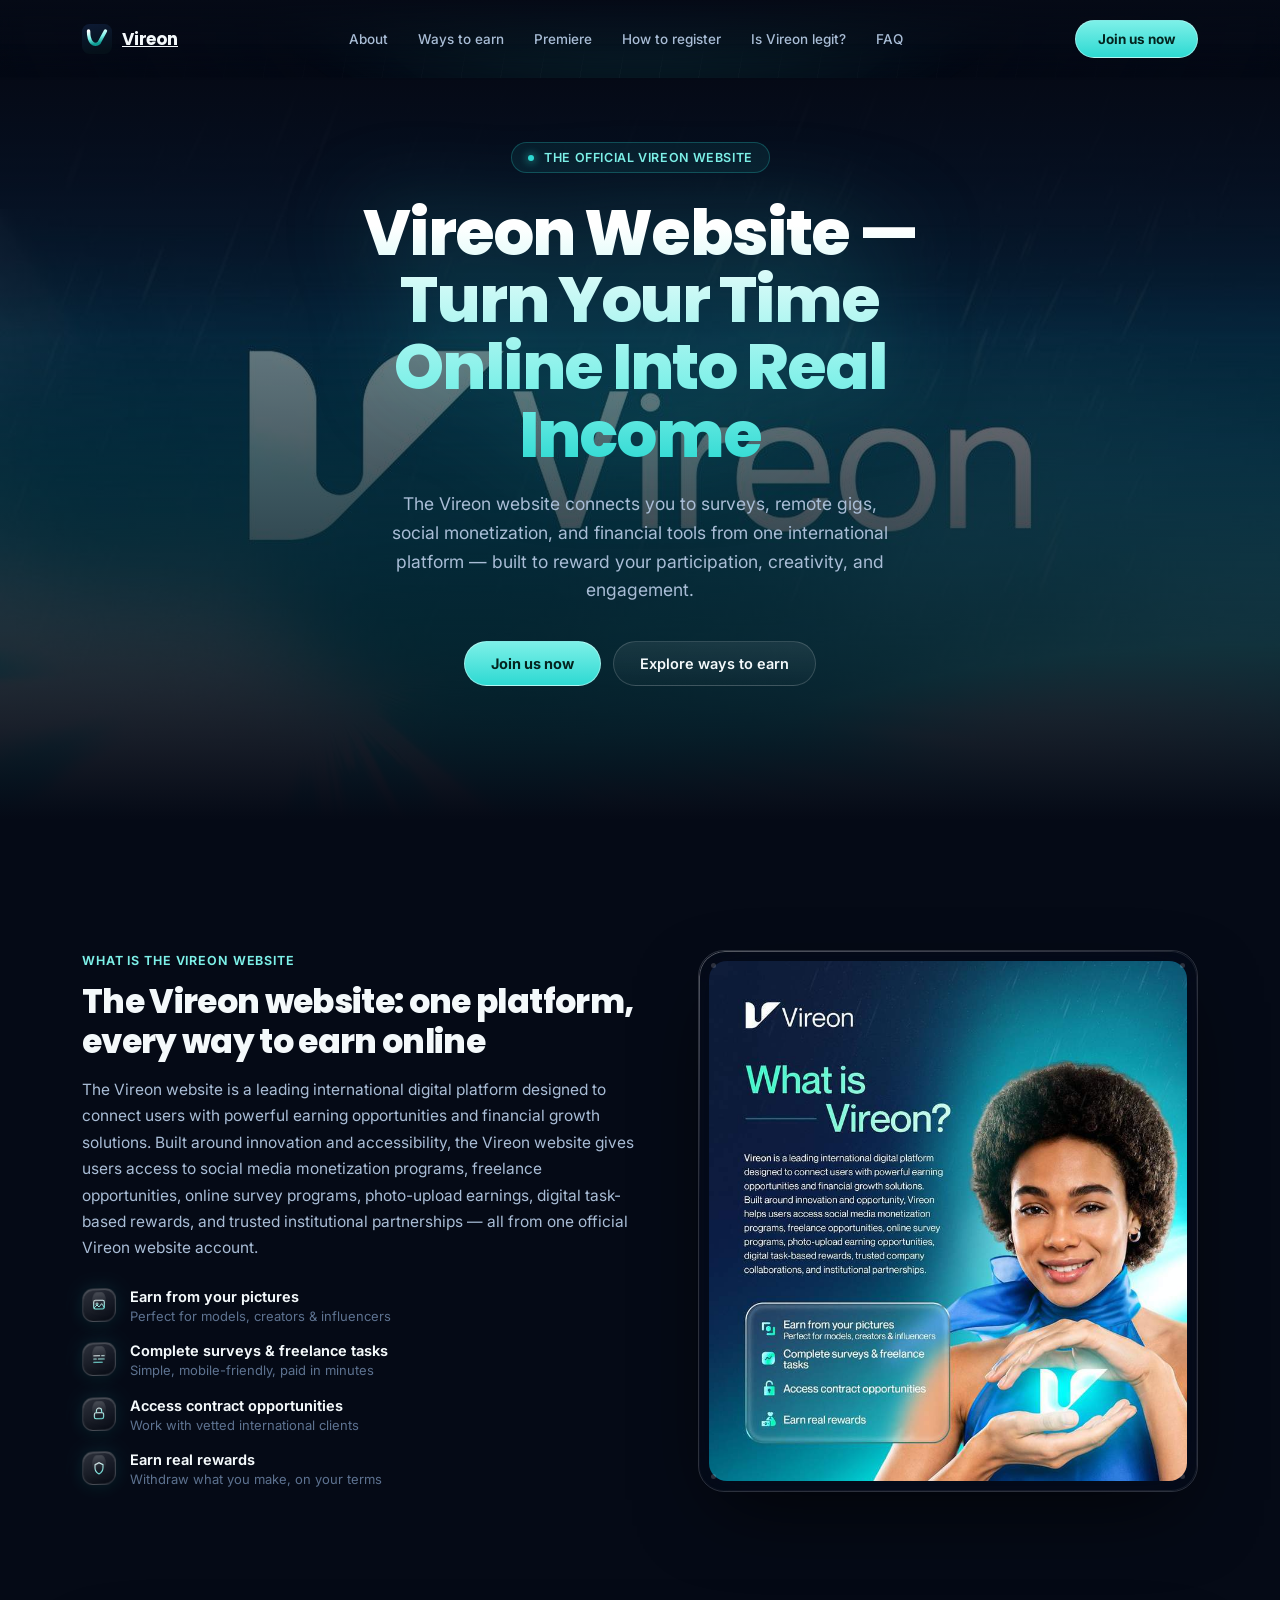
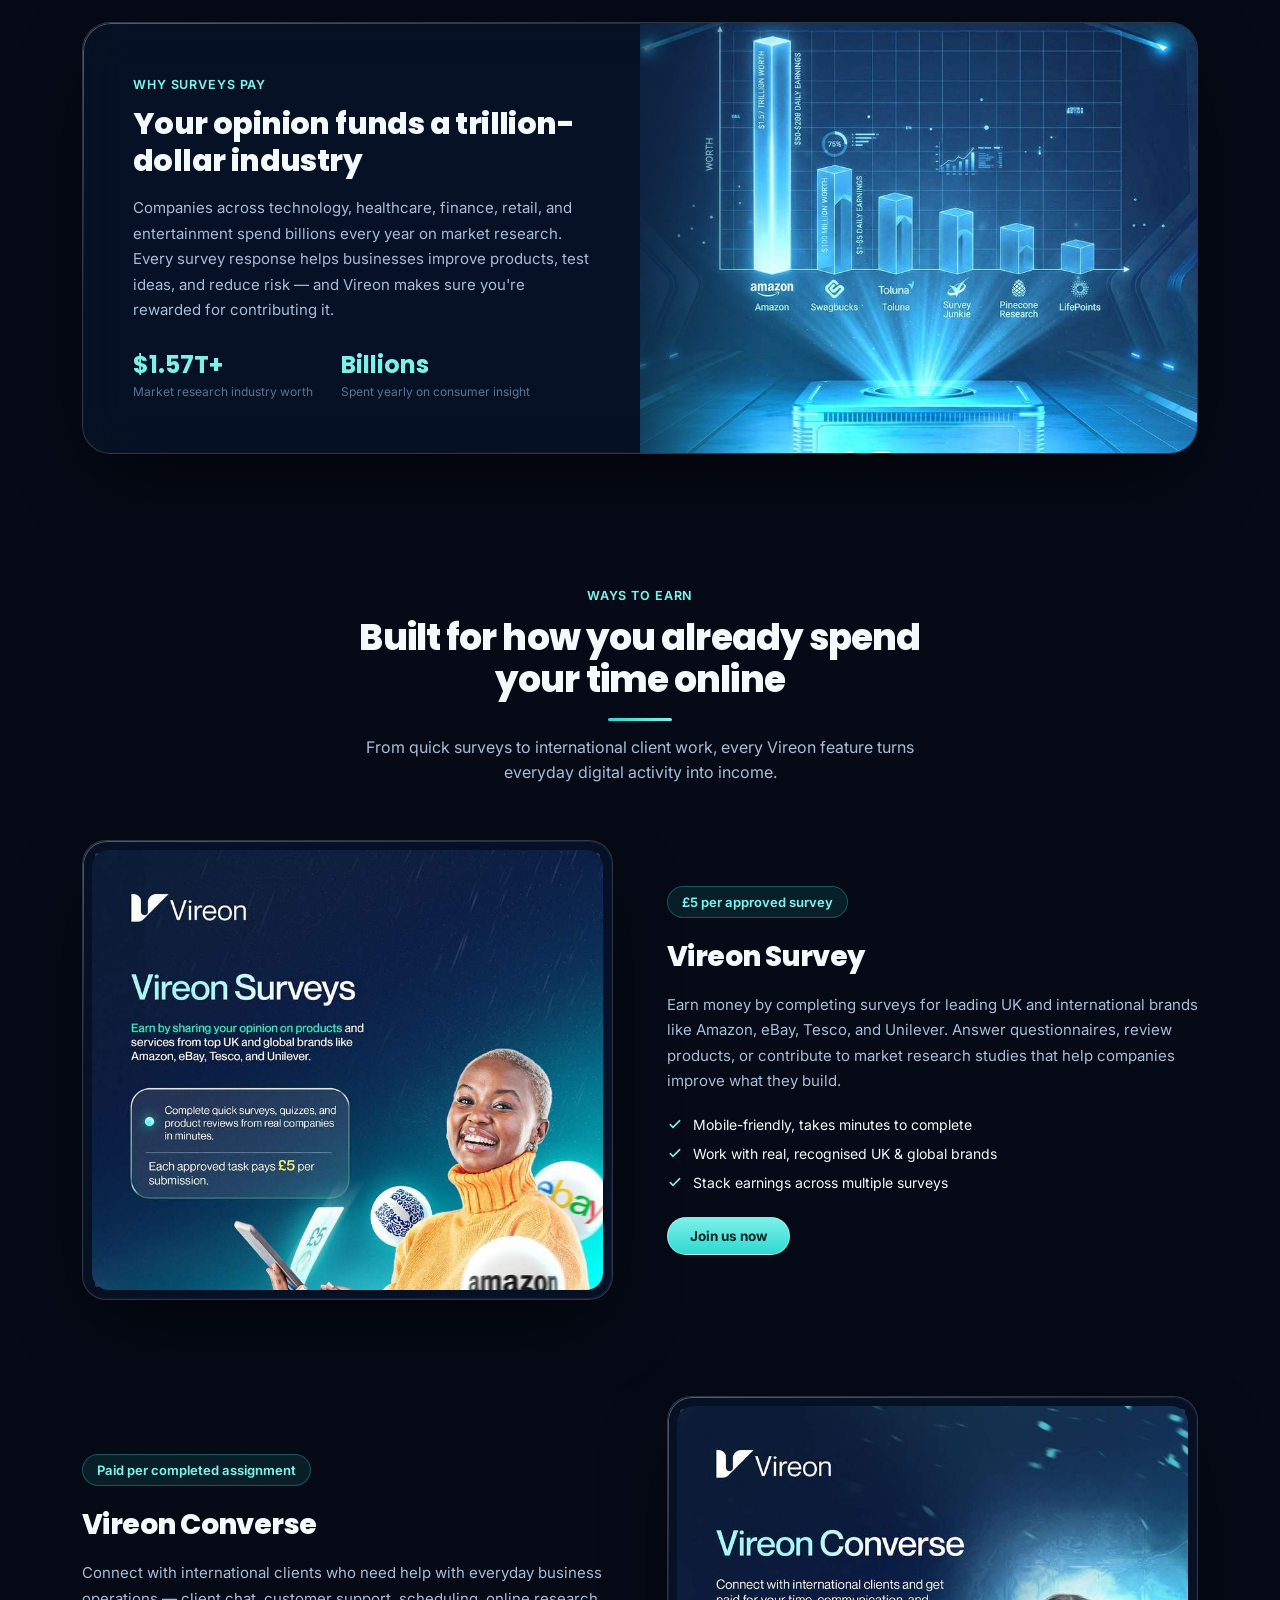
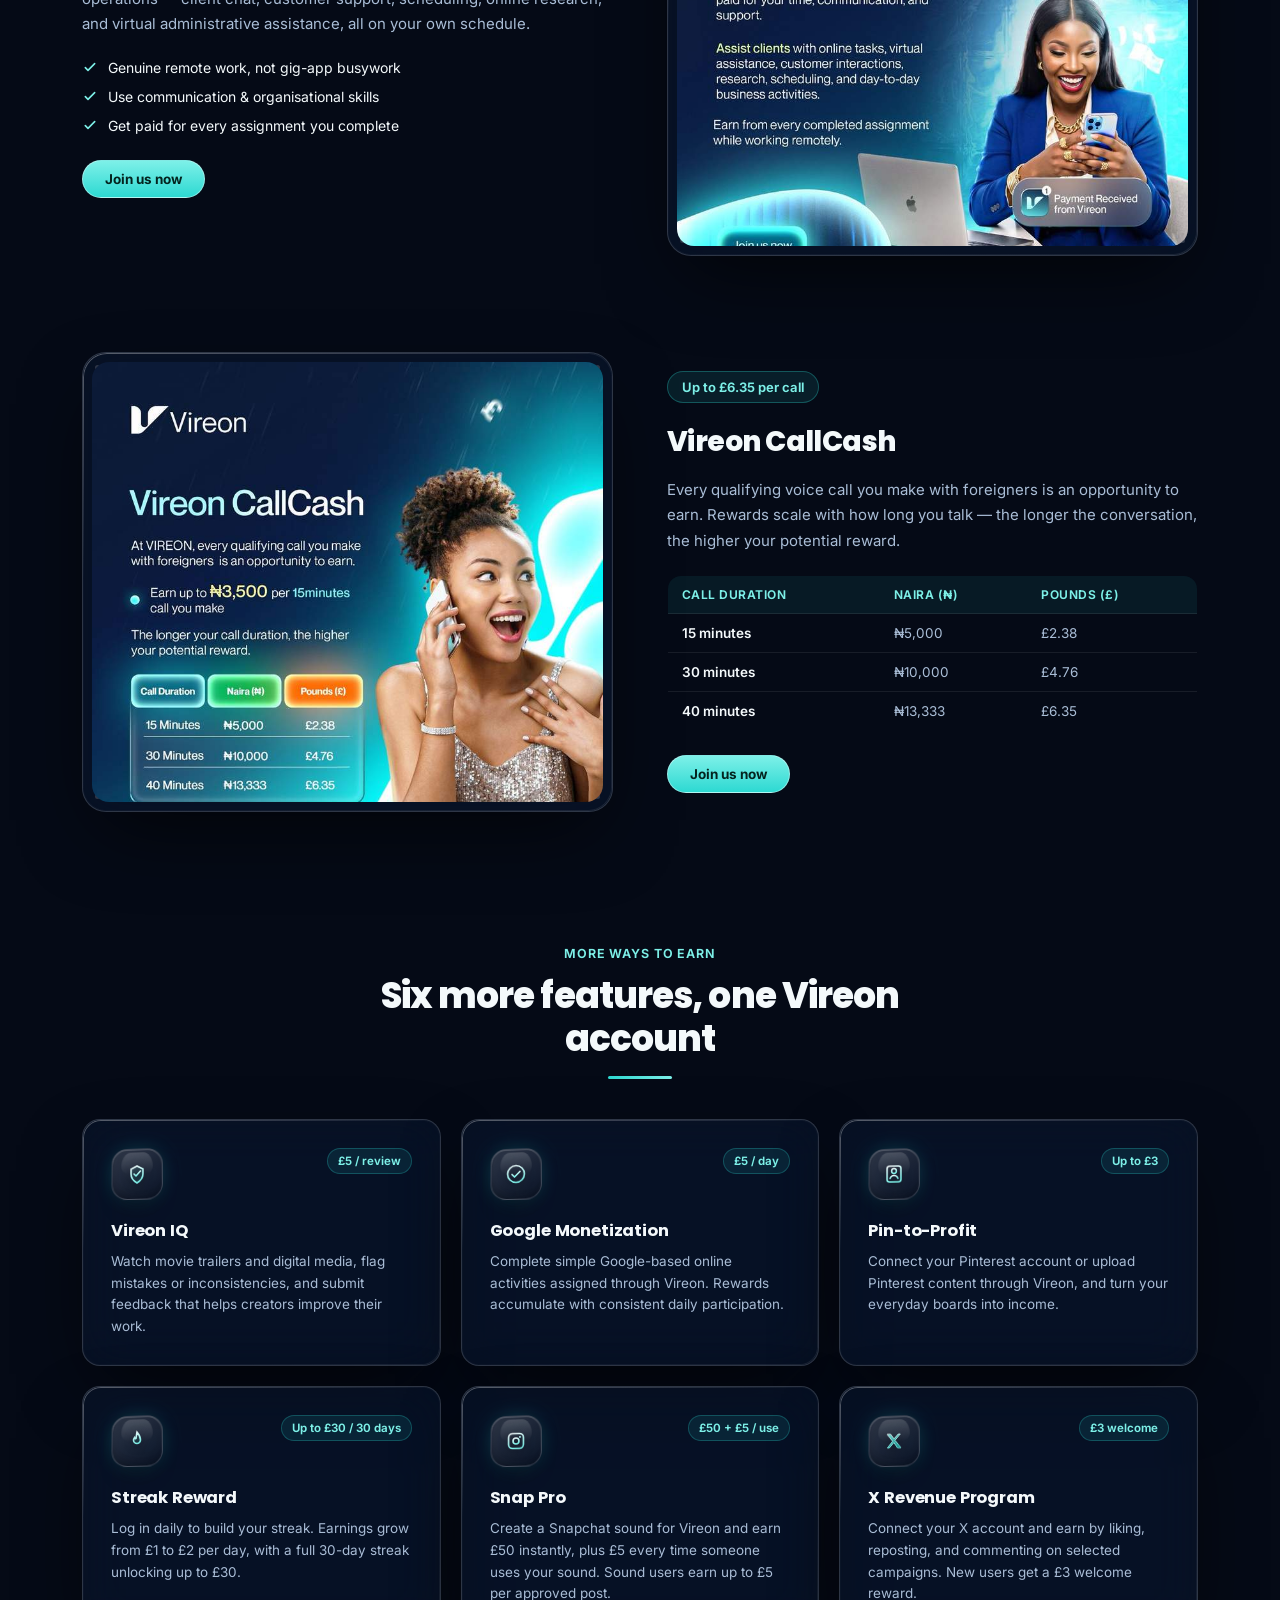
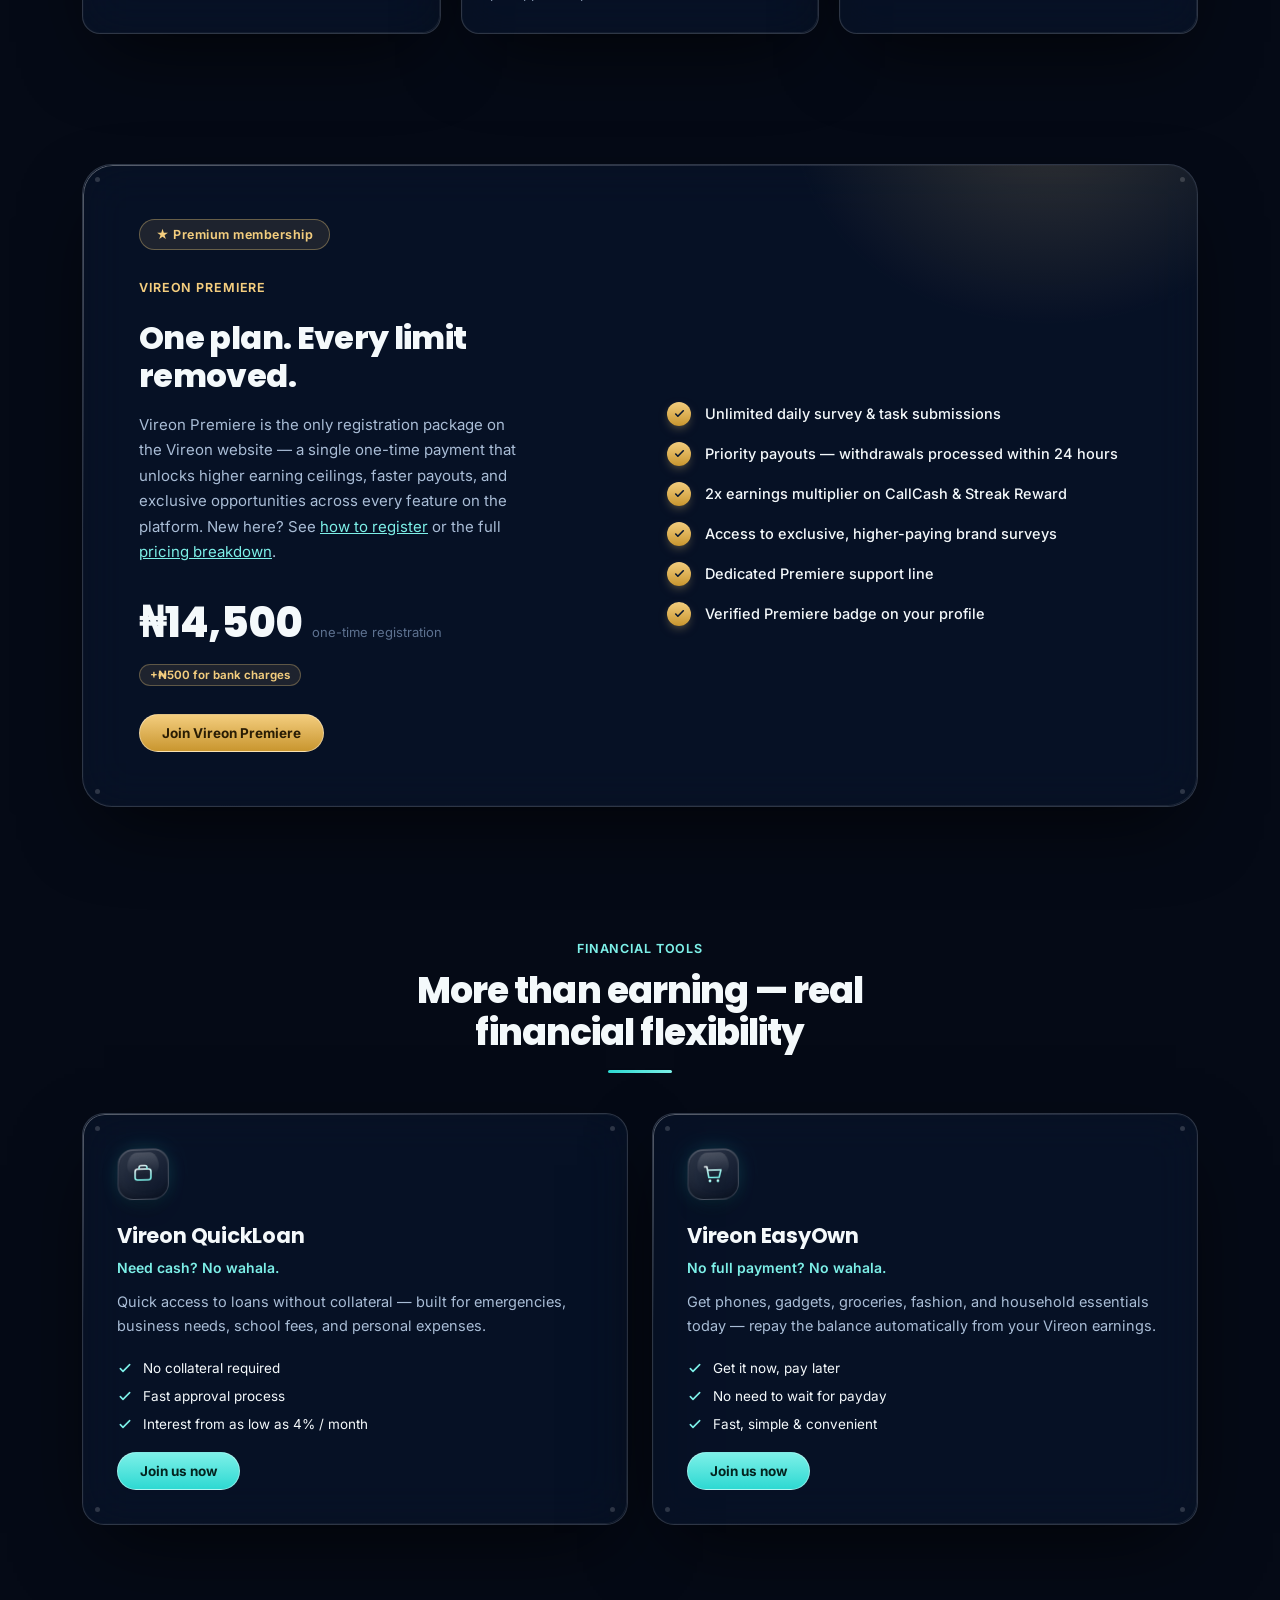
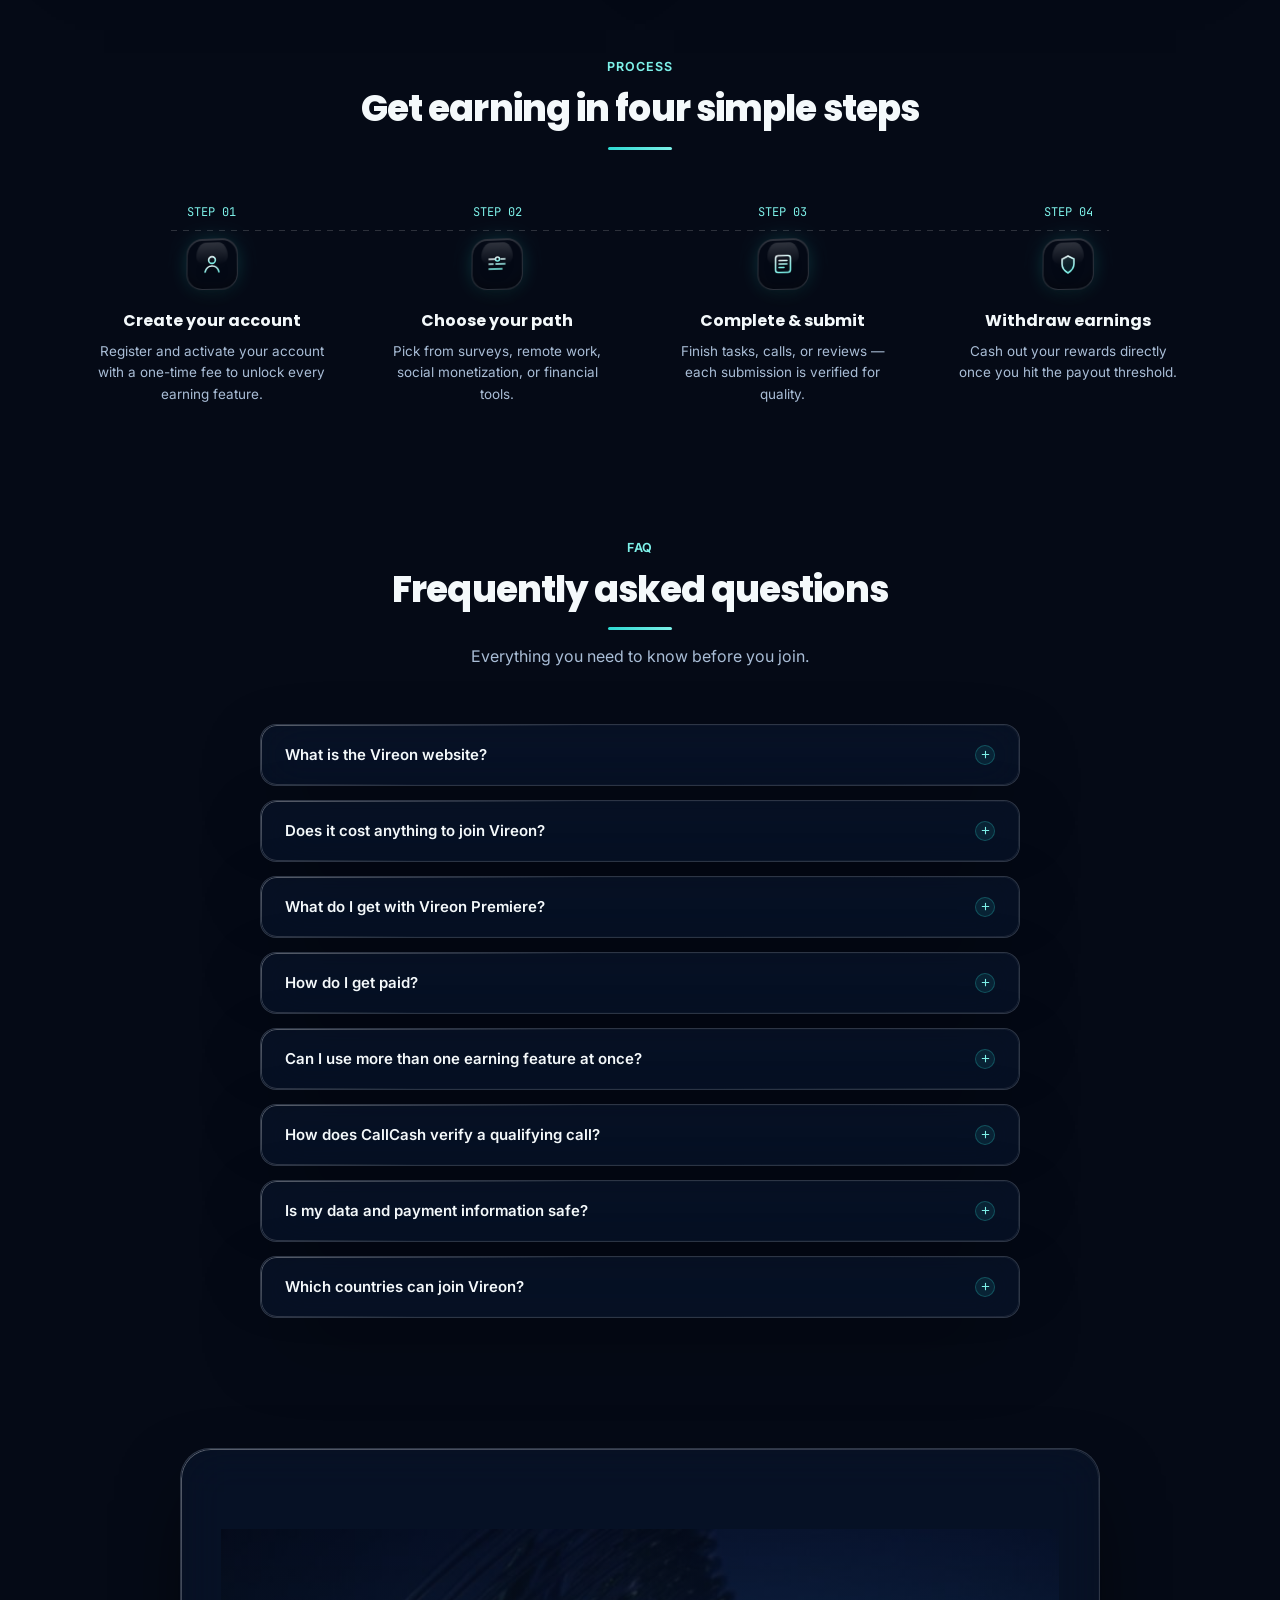
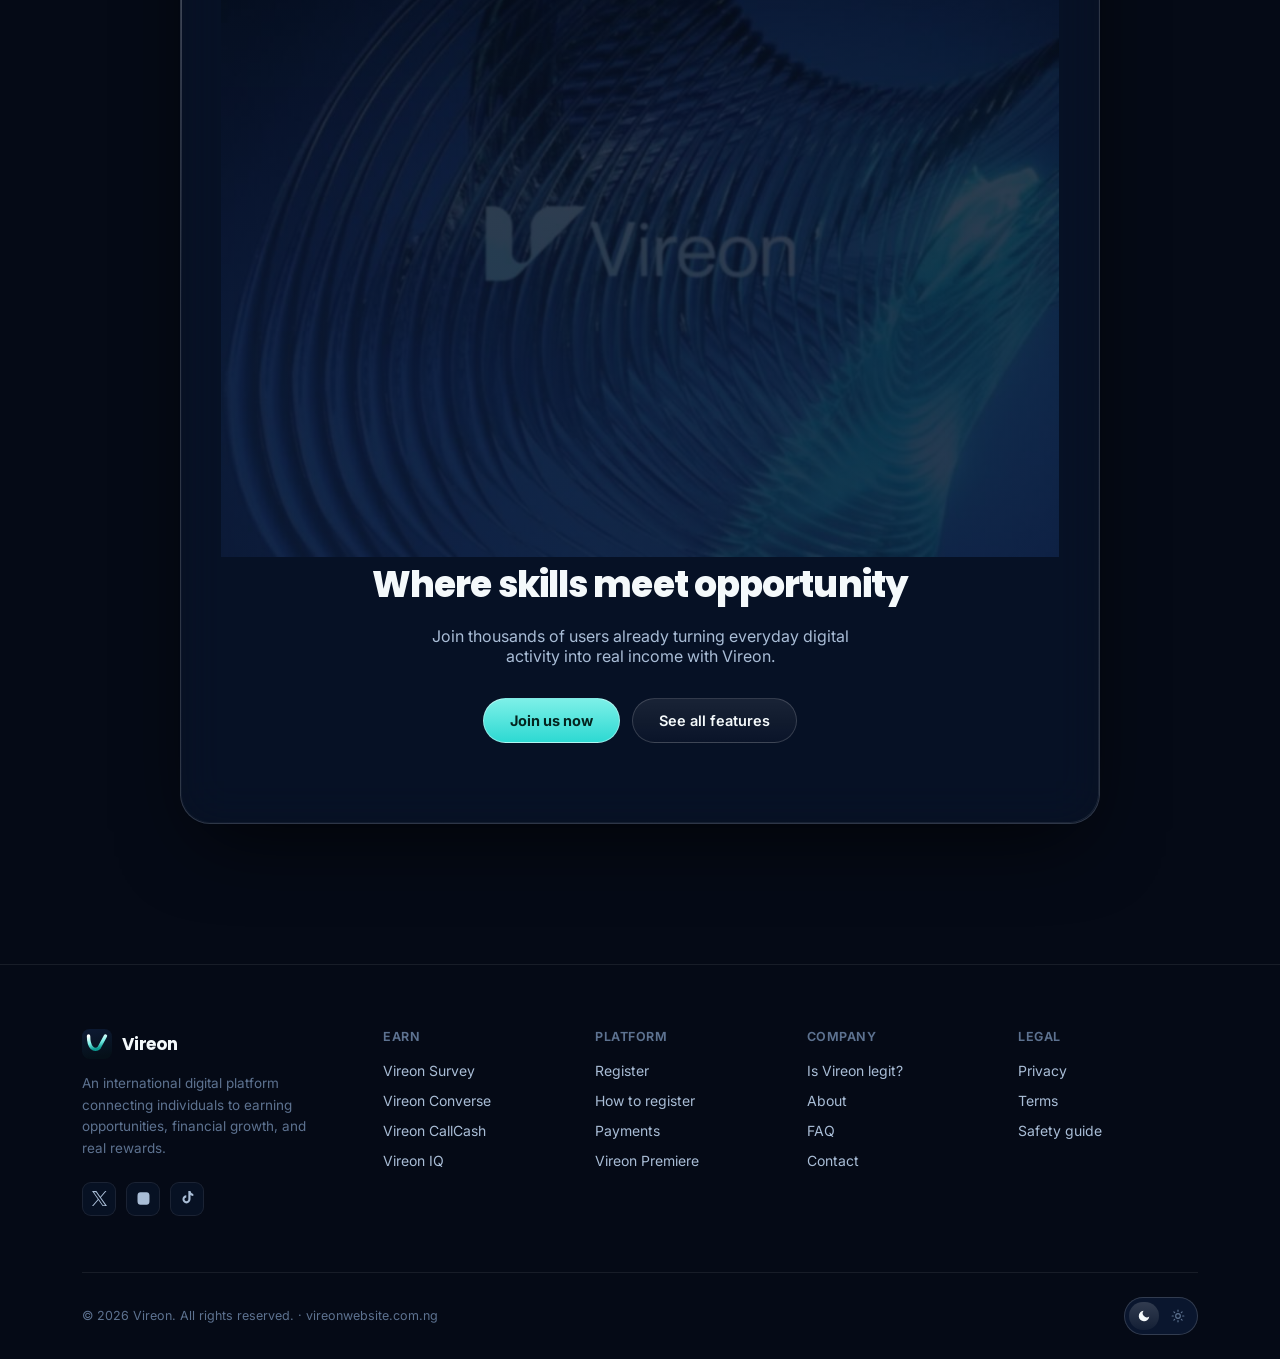
<file: index.html>
<!DOCTYPE html>
<html lang="en">
<head>
<!-- Meta Pixel Code -->
<script>
!function(f,b,e,v,n,t,s)
{if(f.fbq)return;n=f.fbq=function(){n.callMethod?
n.callMethod.apply(n,arguments):n.queue.push(arguments)};
if(!f._fbq)f._fbq=n;n.push=n;n.loaded=!0;n.version='2.0';
n.queue=[];t=b.createElement(e);t.async=!0;
t.src=v;s=b.getElementsByTagName(e)[0];
s.parentNode.insertBefore(t,s)}(window, document,'script',
'https://connect.facebook.net/en_US/fbevents.js');
fbq('init', '27363594759976406');
fbq('track', 'PageView');
</script>
<noscript><img height="1" width="1" style="display:none"
src="https://www.facebook.com/tr?id=27363594759976406&ev=PageView&noscript=1"
/></noscript>
<!-- End Meta Pixel Code -->

<meta charset="UTF-8" />
<meta name="viewport" content="width=device-width, initial-scale=1, viewport-fit=cover" />
<meta name="format-detection" content="telephone=no" />

<meta name="robots" content="index,follow,max-snippet:-1,max-image-preview:large,max-video-preview:-1" />
<meta name="googlebot" content="index,follow,max-snippet:-1,max-image-preview:large,max-video-preview:-1" />
<link rel="canonical" href="https://vireonwebsite.com.ng/" />

<meta name="theme-color" content="#050a16" />

<title>Vireon Website — Official Site to Register & Earn from Surveys, Gigs and More</title>
<meta name="title" content="Vireon Website — Official Site to Register & Earn from Surveys, Gigs and More" />
<meta name="description" content="The Vireon website is the official international earning platform. Register to access Vireon Survey, Converse, CallCash, IQ and more, plus financial tools like QuickLoan and EasyOwn. Join Vireon Premiere for unlimited earning." />
<meta name="keywords" content="Vireon website, Vireon, official Vireon website, Vireon platform, Vireon registration, Vireon login, Vireon Survey, Vireon Converse, Vireon CallCash, Vireon IQ, Vireon Premiere, Vireon QuickLoan, Vireon EasyOwn, earn online Nigeria, earn in pounds Nigeria" />
<meta name="author" content="Vireon" />

<link rel="manifest" href="/manifest.webmanifest" />
<meta name="application-name" content="Vireon" />
<meta name="apple-mobile-web-app-title" content="Vireon" />
<meta name="apple-mobile-web-app-capable" content="yes" />
<meta name="apple-mobile-web-app-status-bar-style" content="black-translucent" />
<meta name="mobile-web-app-capable" content="yes" />

<link rel="icon" href="/assets/logo.svg" type="image/svg+xml" />
<link rel="shortcut icon" href="/assets/icons/favicon.ico" />
<link rel="icon" href="/assets/icons/favicon.ico" sizes="any" />
<link rel="icon" type="image/png" sizes="32x32" href="/assets/icons/favicon-32x32.png" />
<link rel="icon" type="image/png" sizes="16x16" href="/assets/icons/favicon-16x16.png" />
<link rel="apple-touch-icon" sizes="180x180" href="/assets/icons/apple-touch-icon.png" />
<link rel="mask-icon" href="/assets/icons/safari-pinned-tab.svg" color="#2dd9d2" />
<meta name="msapplication-config" content="/browserconfig.xml" />
<meta name="msapplication-TileColor" content="#050a16" />

<meta property="og:locale" content="en_NG" />
<meta property="og:type" content="website" />
<meta property="og:site_name" content="Vireon" />
<meta property="og:url" content="https://vireonwebsite.com.ng/" />
<meta property="og:title" content="Vireon Website — Official Site to Register & Earn from Surveys, Gigs and More" />
<meta property="og:description" content="The Vireon website is the official international earning platform. Register to access Vireon Survey, Converse, CallCash, IQ and more, plus financial tools like QuickLoan and EasyOwn. Join Vireon Premiere for unlimited earning." />
<meta property="og:image" content="https://vireonwebsite.com.ng/assets/images/og-image.jpg" />
<meta property="og:image:secure_url" content="https://vireonwebsite.com.ng/assets/images/og-image.jpg" />
<meta property="og:image:width" content="1200" />
<meta property="og:image:height" content="630" />
<meta property="og:image:alt" content="Vireon — where skills meet opportunity" />

<meta name="twitter:card" content="summary_large_image" />
<meta name="twitter:url" content="https://vireonwebsite.com.ng/" />
<meta name="twitter:title" content="Vireon Website — Official Site to Register & Earn from Surveys, Gigs and More" />
<meta name="twitter:description" content="The Vireon website is the official international earning platform. Register to access Vireon Survey, Converse, CallCash, IQ and more, plus financial tools like QuickLoan and EasyOwn. Join Vireon Premiere for unlimited earning." />
<meta name="twitter:image" content="https://vireonwebsite.com.ng/assets/images/og-image.jpg" />
<meta name="twitter:image:alt" content="Vireon — where skills meet opportunity" />

<link rel="alternate" href="https://vireonwebsite.com.ng/" hreflang="en-NG" />
<link rel="alternate" href="https://vireonwebsite.com.ng/" hreflang="en" />
<link rel="alternate" href="https://vireonwebsite.com.ng/" hreflang="x-default" />
<meta name="geo.region" content="NG" />
<meta name="geo.placename" content="Nigeria" />

<link rel="preload" as="image" href="/assets/images/hero_bg.jpg" fetchpriority="high" />
<link rel="preconnect" href="https://fonts.googleapis.com" />
<link rel="preconnect" href="https://fonts.gstatic.com" crossorigin />
<link href="https://fonts.googleapis.com/css2?family=Poppins:wght@500;600;700;800&family=Inter:wght@400;500;600;700&family=JetBrains+Mono:wght@500&display=swap" rel="stylesheet">
<link rel="stylesheet" href="/assets/css/vireon-premium.css?v=20260706e" />
<noscript><style>.reveal,.reveal-left,.reveal-right{opacity:1 !important;transform:none !important;}.img-reveal{animation:none !important;background:none !important;}.img-reveal img{opacity:1 !important;transform:none !important;filter:none !important;}</style></noscript>

<script type="application/ld+json">
{
  "@context": "https://schema.org",
  "@graph": [
    {
      "@type": "Organization",
      "@id": "https://vireonwebsite.com.ng/#organization",
      "name": "Vireon",
      "url": "https://vireonwebsite.com.ng/",
      "logo": {
        "@type": "ImageObject",
        "url": "https://vireonwebsite.com.ng/assets/images/vireon-logo-full.jpg",
        "width": 800,
        "height": 240
      },
      "image": "https://vireonwebsite.com.ng/assets/images/og-image.jpg",
      "description": "Vireon is an international digital platform connecting individuals with multiple online earning opportunities, including surveys, remote work, social monetization, and financial tools.",
      "email": "support@vireonwebsite.com.ng",
      "sameAs": []
    },
    {
      "@type": "WebSite",
      "@id": "https://vireonwebsite.com.ng/#website",
      "name": "Vireon Website",
      "alternateName": ["Vireon", "Vireon Platform", "Official Vireon Website"],
      "url": "https://vireonwebsite.com.ng/",
      "description": "The Vireon website connects you to surveys, remote gigs, social monetization, and financial tools from one international earning platform.",
      "publisher": {
        "@id": "https://vireonwebsite.com.ng/#organization"
      },
      "inLanguage": "en",
      "potentialAction": {
        "@type": "SearchAction",
        "target": "https://vireonwebsite.com.ng/?s={search_term_string}",
        "query-input": "required name=search_term_string"
      }
    },
    {
      "@type": "WebPage",
      "@id": "https://vireonwebsite.com.ng/#webpage",
      "name": "Vireon Website — Official Site to Register & Earn from Surveys, Gigs and More",
      "url": "https://vireonwebsite.com.ng/",
      "isPartOf": {
        "@id": "https://vireonwebsite.com.ng/#website"
      },
      "about": {
        "@id": "https://vireonwebsite.com.ng/#organization"
      },
      "primaryImageOfPage": {
        "@type": "ImageObject",
        "url": "https://vireonwebsite.com.ng/assets/images/og-image.jpg"
      },
      "inLanguage": "en",
      "datePublished": "2026-06-01",
      "dateModified": "2026-07-01",
      "description": "The Vireon website is the official international earning platform. Register to access Vireon Survey, Converse, CallCash, IQ and more, plus financial tools like QuickLoan and EasyOwn. Join Vireon Premiere for unlimited earning."
    },
    {
      "@type": "BreadcrumbList",
      "@id": "https://vireonwebsite.com.ng/#breadcrumbs",
      "itemListElement": [
        {
          "@type": "ListItem",
          "position": 1,
          "name": "Home",
          "item": "https://vireonwebsite.com.ng/"
        }
      ]
    },
    {
      "@type": "SiteNavigationElement",
      "@id": "https://vireonwebsite.com.ng/#sitenav",
      "name": [
        "About",
        "Ways to earn",
        "Premiere",
        "How to register",
        "Is Vireon legit?",
        "FAQ"
      ],
      "url": [
        "https://vireonwebsite.com.ng/#about",
        "https://vireonwebsite.com.ng/#earn",
        "https://vireonwebsite.com.ng/#premiere",
        "https://vireonwebsite.com.ng/how-to-register.html",
        "https://vireonwebsite.com.ng/vireon-platform.html",
        "https://vireonwebsite.com.ng/#faq"
      ]
    },
    {
      "@type": "WebApplication",
      "@id": "https://vireonwebsite.com.ng/#app",
      "name": "Vireon",
      "applicationCategory": "BusinessApplication",
      "operatingSystem": "Web",
      "browserRequirements": "Requires JavaScript. Installable as a Progressive Web App.",
      "url": "https://vireonwebsite.com.ng/",
      "image": "https://vireonwebsite.com.ng/assets/images/vireon-logo-full.jpg",
      "publisher": {
        "@id": "https://vireonwebsite.com.ng/#organization"
      },
      "description": "Vireon connects you to surveys, remote gigs, social monetization, and financial tools from one international earning platform.",
      "offers": {
        "@type": "Offer",
        "name": "Vireon Premiere",
        "priceCurrency": "NGN",
        "price": 14500,
        "description": "One-time Vireon Premiere registration, unlocking every earning feature with no limits."
      }
    },
    {
      "@type": "Service",
      "@id": "https://vireonwebsite.com.ng/#service",
      "name": "Vireon Digital Earning Platform",
      "provider": {
        "@id": "https://vireonwebsite.com.ng/#organization"
      },
      "serviceType": "Online surveys, remote work, social media monetization, financial tools",
      "areaServed": {
        "@type": "Place",
        "name": "International"
      },
      "url": "https://vireonwebsite.com.ng/",
      "description": "Vireon transforms everyday online activity into real income, with financial tools like QuickLoan and EasyOwn."
    },
    {
      "@type": "FAQPage",
      "@id": "https://vireonwebsite.com.ng/#faq",
      "mainEntity": [
        {
          "@type": "Question",
          "name": "What is the Vireon website?",
          "acceptedAnswer": {
            "@type": "Answer",
            "text": "The Vireon website (vireonwebsite.com.ng) is the official home of Vireon — an international platform where you register once for Vireon Premiere and unlock every earning feature: Survey, Converse, CallCash, IQ, and more, plus financial tools like QuickLoan and EasyOwn. Read our platform safety guide if you're unsure you're on the official site."
          }
        },
        {
          "@type": "Question",
          "name": "Does it cost anything to join Vireon?",
          "acceptedAnswer": {
            "@type": "Answer",
            "text": "Yes. There's one package — Vireon Premiere — priced at a one-time ₦14,500. That single registration unlocks every earning feature on the platform, with no separate tiers or recurring charges. See the Payments page for the full checkout breakdown."
          }
        },
        {
          "@type": "Question",
          "name": "What do I get with Vireon Premiere?",
          "acceptedAnswer": {
            "@type": "Answer",
            "text": "Vireon Premiere is a one-time ₦14,500 registration that unlocks unlimited daily task submissions, 24-hour priority withdrawals, and bonus multipliers across CallCash and Streak Reward. See the Vireon Premiere page for the full benefits list, or the registration guide to get started."
          }
        },
        {
          "@type": "Question",
          "name": "How do I get paid?",
          "acceptedAnswer": {
            "@type": "Answer",
            "text": "Every approved task, review, call, or activity adds to your Vireon balance in real time. Once you reach the withdrawal threshold for a feature, you can request a payout from your dashboard."
          }
        },
        {
          "@type": "Question",
          "name": "Can I use more than one earning feature at once?",
          "acceptedAnswer": {
            "@type": "Answer",
            "text": "Yes. Most users combine several features — for example, Surveys and Streak Reward together — to maximise their weekly earnings from a single account."
          }
        },
        {
          "@type": "Question",
          "name": "How does CallCash verify a qualifying call?",
          "acceptedAnswer": {
            "@type": "Answer",
            "text": "CallCash tracks call duration through the connected feature in-app, and rewards are calculated automatically once a call meets the minimum qualifying length."
          }
        },
        {
          "@type": "Question",
          "name": "Is my data and payment information safe?",
          "acceptedAnswer": {
            "@type": "Answer",
            "text": "Vireon never shares your personal data with third parties without consent, and all payment information is handled through secure, encrypted channels."
          }
        },
        {
          "@type": "Question",
          "name": "Which countries can join Vireon?",
          "acceptedAnswer": {
            "@type": "Answer",
            "text": "Vireon is built as an international platform. Some features, like UK-brand surveys, are tailored to specific regions, while others such as Converse and Streak Reward are open globally."
          }
        }
      ]
    },
    {
      "@type": "ImageObject",
      "@id": "https://vireonwebsite.com.ng/assets/images/hero_bg.jpg#image",
      "contentUrl": "https://vireonwebsite.com.ng/assets/images/hero_bg.jpg",
      "url": "https://vireonwebsite.com.ng/assets/images/hero_bg.jpg",
      "name": "Vireon hero background",
      "description": "Abstract liquid glass background used on the Vireon homepage hero section",
      "width": 1400,
      "height": 1050,
      "creditText": "Vireon",
      "creator": {
        "@id": "https://vireonwebsite.com.ng/#organization"
      },
      "copyrightNotice": "© Vireon"
    },
    {
      "@type": "ImageObject",
      "@id": "https://vireonwebsite.com.ng/assets/images/about.jpg#image",
      "contentUrl": "https://vireonwebsite.com.ng/assets/images/about.jpg",
      "url": "https://vireonwebsite.com.ng/assets/images/about.jpg",
      "name": "What is Vireon",
      "description": "Vireon user holding the glowing Vireon V logo",
      "width": 800,
      "height": 960,
      "creditText": "Vireon",
      "creator": {
        "@id": "https://vireonwebsite.com.ng/#organization"
      },
      "copyrightNotice": "© Vireon"
    },
    {
      "@type": "ImageObject",
      "@id": "https://vireonwebsite.com.ng/assets/images/feat_survey.jpg#image",
      "contentUrl": "https://vireonwebsite.com.ng/assets/images/feat_survey.jpg",
      "url": "https://vireonwebsite.com.ng/assets/images/feat_survey.jpg",
      "name": "Vireon Survey",
      "description": "User completing a Vireon Survey and earning £5 per submission",
      "width": 900,
      "height": 1029,
      "creditText": "Vireon",
      "creator": {
        "@id": "https://vireonwebsite.com.ng/#organization"
      },
      "copyrightNotice": "© Vireon"
    },
    {
      "@type": "ImageObject",
      "@id": "https://vireonwebsite.com.ng/assets/images/feat_converse.jpg#image",
      "contentUrl": "https://vireonwebsite.com.ng/assets/images/feat_converse.jpg",
      "url": "https://vireonwebsite.com.ng/assets/images/feat_converse.jpg",
      "name": "Vireon Converse",
      "description": "User assisting international clients through Vireon Converse",
      "width": 900,
      "height": 1029,
      "creditText": "Vireon",
      "creator": {
        "@id": "https://vireonwebsite.com.ng/#organization"
      },
      "copyrightNotice": "© Vireon"
    },
    {
      "@type": "ImageObject",
      "@id": "https://vireonwebsite.com.ng/assets/images/feat_callcash.jpg#image",
      "contentUrl": "https://vireonwebsite.com.ng/assets/images/feat_callcash.jpg",
      "url": "https://vireonwebsite.com.ng/assets/images/feat_callcash.jpg",
      "name": "Vireon CallCash",
      "description": "User earning rewards from a qualifying Vireon CallCash call",
      "width": 900,
      "height": 1029,
      "creditText": "Vireon",
      "creator": {
        "@id": "https://vireonwebsite.com.ng/#organization"
      },
      "copyrightNotice": "© Vireon"
    }
  ]
}
</script>
</head>
<body>
<svg width="0" height="0" style="position:absolute">
    <defs>
      <linearGradient id="iG" x1="0" y1="0" x2="0.3" y2="1">
        <stop offset="0%" style="stop-color:var(--text-hi)"/>
        <stop offset="100%" style="stop-color:var(--cyan-soft)"/>
      </linearGradient>
      <linearGradient id="iGSoft" x1="0" y1="0" x2="1" y2="1">
        <stop offset="0%" style="stop-color:var(--cyan-soft)"/>
        <stop offset="100%" style="stop-color:var(--cyan-deep)"/>
      </linearGradient>
    </defs>
  </svg>
<div class="bg-vignette"></div>
  <div class="bg-glow-top"></div>
  <div class="bg-dots"></div>
  <div class="bg-rain"></div>
  <div class="header-fill"></div>
<header>
    <a class="brand" href="/index.html">
      <img class="brand-mark" src="/assets/logo.svg" width="30" height="30" alt="Vireon logo" />
      Vireon
    </a>
    <nav class="nav-links">
      <a href="/index.html#about">About</a>
      <a href="/index.html#earn">Ways to earn</a>
      <a href="/index.html#premiere">Premiere</a>
      <a href="/how-to-register.html">How to register</a>
      <a href="/vireon-platform.html">Is Vireon legit?</a>
      <a href="/index.html#faq">FAQ</a>
    </nav>
    <div class="header-actions" style="display:flex;align-items:center;gap:10px;">
      <a href="/register.html" class="btn-pill primary">Join us now</a>
      <button class="menu-btn" aria-label="Open menu">
        <svg viewBox="0 0 24 24" fill="none" stroke="currentColor" stroke-width="2" stroke-linecap="round"><path d="M4 7h16M4 12h16M4 17h16"/></svg>
      </button>
    </div>
  </header>

  <div class="mobile-nav">
    <div class="mobile-nav-panel">
      <button class="mobile-nav-close" aria-label="Close menu">
        <svg width="16" height="16" viewBox="0 0 24 24" fill="none" stroke="currentColor" stroke-width="2" stroke-linecap="round"><path d="M6 6l12 12M18 6L6 18"/></svg>
      </button>
      <a href="/index.html#about">About</a>
      <a href="/index.html#earn">Ways to earn</a>
      <a href="/index.html#premiere">Premiere</a>
      <a href="/how-to-register.html">How to register</a>
      <a href="/vireon-platform.html">Is Vireon legit?</a>
      <a href="/index.html#faq">FAQ</a>
      <a href="/register.html" style="color:var(--cyan-soft);">Join us now &rarr;</a>
    </div>
  </div>
  <section class="hero">
    <div class="hero-bg img-reveal"><img src="/assets/images/hero_bg.jpg" alt="Vireon abstract liquid glow background" width="1400" height="1050" loading="eager" fetchpriority="high"/></div>
    <div class="hero-inner">
      <div class="eyebrow"><span class="dot"></span>The official Vireon website</div>
      <h1>Vireon Website — Turn Your Time Online Into Real Income</h1>
      <p class="sub">The Vireon website connects you to surveys, remote gigs, social monetization, and financial tools from one international platform — built to reward your participation, creativity, and engagement.</p>
      <div class="hero-cta">
        <a href="/register.html" class="btn-pill primary">Join us now</a>
        <a href="#earn" class="btn-pill">Explore ways to earn</a>
      </div>
    </div>
  </section>

  <main>

    <!-- ABOUT -->
    <section class="section" id="about">
      <div class="container about-grid">
        <div class="about-copy reveal">
          <span class="eyebrow-sm">What is the Vireon website</span>
          <h2>The Vireon website: one platform, every way to earn online</h2>
          <p>The Vireon website is a leading international digital platform designed to connect users with powerful earning opportunities and financial growth solutions. Built around innovation and accessibility, the Vireon website gives users access to social media monetization programs, freelance opportunities, online survey programs, photo-upload earnings, digital task-based rewards, and trusted institutional partnerships — all from one official Vireon website account.</p>
          <div class="about-list">
            <div class="about-item reveal">
              <div class="icon3d sm"><svg viewBox="0 0 24 24" fill="none"><rect x="4" y="5" width="16" height="13" rx="2.5" stroke="url(#iG)" stroke-width="1.6"/><circle cx="9" cy="10.5" r="1.6" stroke="url(#iG)" stroke-width="1.4"/><path d="M5 16l4-4 3 3 4-5 4 6" stroke="url(#iG)" stroke-width="1.4" stroke-linecap="round" stroke-linejoin="round"/></svg></div>
              <div><h4>Earn from your pictures</h4><p>Perfect for models, creators &amp; influencers</p></div>
            </div>
            <div class="about-item reveal">
              <div class="icon3d sm"><svg viewBox="0 0 24 24" fill="none"><path d="M4 7h9M16 7h4M4 12h4M11 12h9M4 17h13" stroke="url(#iG)" stroke-width="1.6" stroke-linecap="round"/></svg></div>
              <div><h4>Complete surveys &amp; freelance tasks</h4><p>Simple, mobile-friendly, paid in minutes</p></div>
            </div>
            <div class="about-item reveal">
              <div class="icon3d sm"><svg viewBox="0 0 24 24" fill="none"><rect x="5" y="10" width="14" height="9" rx="2.5" stroke="url(#iG)" stroke-width="1.6"/><path d="M8 10V7a4 4 0 0 1 8 0v3" stroke="url(#iG)" stroke-width="1.6"/></svg></div>
              <div><h4>Access contract opportunities</h4><p>Work with vetted international clients</p></div>
            </div>
            <div class="about-item reveal">
              <div class="icon3d sm"><svg viewBox="0 0 24 24" fill="none"><path d="M12 21c-3.5-2-6-5.2-6-9V7l6-3 6 3v5c0 3.8-2.5 7-6 9Z" stroke="url(#iG)" stroke-width="1.6"/></svg></div>
              <div><h4>Earn real rewards</h4><p>Withdraw what you make, on your terms</p></div>
            </div>
          </div>
        </div>
        <div class="about-photo glass reveal img-reveal">
          <span class="corner-dot tl"></span><span class="corner-dot tr"></span><span class="corner-dot bl"></span><span class="corner-dot br"></span>
          <img src="/assets/images/about.jpg" alt="Vireon user holding the glowing Vireon V logo, representing the Vireon earning platform" width="800" height="960" loading="lazy"/>
        </div>
      </div>
    </section>

    <!-- MARKET OPPORTUNITY -->
    <section class="section">
      <div class="container">
        <div class="market-card glass reveal">
          <div class="market-grid">
            <div class="market-copy">
              <span class="eyebrow-sm">Why surveys pay</span>
              <h2>Your opinion funds a trillion-dollar industry</h2>
              <p>Companies across technology, healthcare, finance, retail, and entertainment spend billions every year on market research. Every survey response helps businesses improve products, test ideas, and reduce risk — and Vireon makes sure you're rewarded for contributing it.</p>
              <div class="market-stats">
                <div><div class="n">$1.57T+</div><div class="l">Market research industry worth</div></div>
                <div><div class="n">Billions</div><div class="l">Spent yearly on consumer insight</div></div>
              </div>
            </div>
            <div class="market-img img-reveal"><img src="/assets/images/stats_bg.jpg" alt="Chart comparing Vireon earning potential against Amazon, Swagbucks, Toluna, Survey Junkie, Pinecone Research and LifePoints" width="850" height="972" loading="lazy"/></div>
          </div>
        </div>
      </div>
    </section>

    <!-- SPOTLIGHT FEATURES -->
    <section class="section" id="earn">
      <div class="section-head reveal">
        <span class="eyebrow-sm">Ways to earn</span>
        <h2 class="section-title">Built for how you already spend your time online</h2>
        <p class="section-sub">From quick surveys to international client work, every Vireon feature turns everyday digital activity into income.</p>
      </div>

      <div class="container">

        <div class="spotlight">
          <div class="spot-media glass reveal-left"><span class="corner-dot tl"></span><span class="corner-dot tr"></span><span class="corner-dot bl"></span><span class="corner-dot br"></span><div class="ph img-reveal"><img src="/assets/images/feat_survey.jpg" alt="Woman completing a Vireon Survey on a tablet and earning &pound;5 per submission from brands like Amazon and eBay" width="900" height="1029" loading="lazy"/></div></div>
          <div class="spot-copy reveal-right">
            <span class="badge-pay">£5 per approved survey</span>
            <h3>Vireon Survey</h3>
            <p>Earn money by completing surveys for leading UK and international brands like Amazon, eBay, Tesco, and Unilever. Answer questionnaires, review products, or contribute to market research studies that help companies improve what they build.</p>
            <ul class="spot-feature-list">
              <li><svg width="16" height="16" viewBox="0 0 24 24" fill="none"><path d="M5 13l4 4 10-10" stroke="var(--cyan-soft)" stroke-width="2.4" stroke-linecap="round" stroke-linejoin="round"/></svg>Mobile-friendly, takes minutes to complete</li>
              <li><svg width="16" height="16" viewBox="0 0 24 24" fill="none"><path d="M5 13l4 4 10-10" stroke="var(--cyan-soft)" stroke-width="2.4" stroke-linecap="round" stroke-linejoin="round"/></svg>Work with real, recognised UK &amp; global brands</li>
              <li><svg width="16" height="16" viewBox="0 0 24 24" fill="none"><path d="M5 13l4 4 10-10" stroke="var(--cyan-soft)" stroke-width="2.4" stroke-linecap="round" stroke-linejoin="round"/></svg>Stack earnings across multiple surveys</li>
            </ul>
            <a href="/register.html" class="btn-pill primary">Join us now</a>
          </div>
        </div>

        <div class="spotlight flip">
          <div class="spot-media glass reveal-right"><span class="corner-dot tl"></span><span class="corner-dot tr"></span><span class="corner-dot bl"></span><span class="corner-dot br"></span><div class="ph img-reveal"><img src="/assets/images/feat_converse.jpg" alt="Woman using Vireon Converse to chat with international clients and receive payment notifications" width="900" height="1029" loading="lazy"/></div></div>
          <div class="spot-copy reveal-left">
            <span class="badge-pay">Paid per completed assignment</span>
            <h3>Vireon Converse</h3>
            <p>Connect with international clients who need help with everyday business operations — client chat, customer support, scheduling, online research, and virtual administrative assistance, all on your own schedule.</p>
            <ul class="spot-feature-list">
              <li><svg width="16" height="16" viewBox="0 0 24 24" fill="none"><path d="M5 13l4 4 10-10" stroke="var(--cyan-soft)" stroke-width="2.4" stroke-linecap="round" stroke-linejoin="round"/></svg>Genuine remote work, not gig-app busywork</li>
              <li><svg width="16" height="16" viewBox="0 0 24 24" fill="none"><path d="M5 13l4 4 10-10" stroke="var(--cyan-soft)" stroke-width="2.4" stroke-linecap="round" stroke-linejoin="round"/></svg>Use communication &amp; organisational skills</li>
              <li><svg width="16" height="16" viewBox="0 0 24 24" fill="none"><path d="M5 13l4 4 10-10" stroke="var(--cyan-soft)" stroke-width="2.4" stroke-linecap="round" stroke-linejoin="round"/></svg>Get paid for every assignment you complete</li>
            </ul>
            <a href="/register.html" class="btn-pill primary">Join us now</a>
          </div>
        </div>

        <div class="spotlight">
          <div class="spot-media glass reveal-left"><span class="corner-dot tl"></span><span class="corner-dot tr"></span><span class="corner-dot bl"></span><span class="corner-dot br"></span><div class="ph img-reveal"><img src="/assets/images/feat_callcash.jpg" alt="Woman on a qualifying Vireon CallCash voice call earning Naira and Pounds rewards" width="900" height="1029" loading="lazy"/></div></div>
          <div class="spot-copy reveal-right">
            <span class="badge-pay">Up to £6.35 per call</span>
            <h3>Vireon CallCash</h3>
            <p>Every qualifying voice call you make with foreigners is an opportunity to earn. Rewards scale with how long you talk — the longer the conversation, the higher your potential reward.</p>
            <table class="pay-table">
              <tr><th>Call duration</th><th>Naira (₦)</th><th>Pounds (£)</th></tr>
              <tr><td class="hi">15 minutes</td><td>₦5,000</td><td>£2.38</td></tr>
              <tr><td class="hi">30 minutes</td><td>₦10,000</td><td>£4.76</td></tr>
              <tr><td class="hi">40 minutes</td><td>₦13,333</td><td>£6.35</td></tr>
            </table>
            <a href="/register.html" class="btn-pill primary">Join us now</a>
          </div>
        </div>

      </div>
    </section>

    <!-- MORE WAYS TO EARN GRID -->
    <section class="section">
      <div class="container">
        <div class="section-head reveal" style="margin-bottom:40px;">
          <span class="eyebrow-sm">More ways to earn</span>
          <h2 class="section-title">Six more features, one Vireon account</h2>
        </div>
        <div class="feature-grid">

          <div class="feature-card glass reveal">
            <div class="top-row"><div class="icon3d"><svg viewBox="0 0 24 24" fill="none"><path d="M12 21c-3.5-2-6-5.2-6-9V7l6-3 6 3v5c0 3.8-2.5 7-6 9Z" stroke="url(#iG)" stroke-width="1.6" fill="url(#iGSoft)" fill-opacity="0.12"/><path d="M9 12l2 2 4.5-5" stroke="url(#iG)" stroke-width="1.6" stroke-linecap="round" stroke-linejoin="round"/></svg></div><span class="pay-pill">£5 / review</span></div>
            <h3>Vireon IQ</h3>
            <p>Watch movie trailers and digital media, flag mistakes or inconsistencies, and submit feedback that helps creators improve their work.</p>
          </div>

          <div class="feature-card glass reveal">
            <div class="top-row"><div class="icon3d"><svg viewBox="0 0 24 24" fill="none"><circle cx="12" cy="12" r="8.5" stroke="url(#iG)" stroke-width="1.6"/><path d="M8 12.5l2.5 2.5L16 9.5" stroke="url(#iG)" stroke-width="1.7" stroke-linecap="round" stroke-linejoin="round"/></svg></div><span class="pay-pill">£5 / day</span></div>
            <h3>Google Monetization</h3>
            <p>Complete simple Google-based online activities assigned through Vireon. Rewards accumulate with consistent daily participation.</p>
          </div>

          <div class="feature-card glass reveal">
            <div class="top-row"><div class="icon3d"><svg viewBox="0 0 24 24" fill="none"><rect x="5" y="4" width="14" height="16" rx="2.5" stroke="url(#iG)" stroke-width="1.6"/><circle cx="12" cy="9" r="2.4" stroke="url(#iG)" stroke-width="1.5"/><path d="M8 16.5c.7-2 2-3 4-3s3.3 1 4 3" stroke="url(#iG)" stroke-width="1.5" stroke-linecap="round"/></svg></div><span class="pay-pill">Up to £3</span></div>
            <h3>Pin-to-Profit</h3>
            <p>Connect your Pinterest account or upload Pinterest content through Vireon, and turn your everyday boards into income.</p>
          </div>

          <div class="feature-card glass reveal">
            <div class="top-row"><div class="icon3d"><svg viewBox="0 0 24 24" fill="none"><path d="M12 3c2.5 3 3.5 5.5 3.5 8a3.5 3.5 0 1 1-7 0c0-1 .4-1.8 1-2.5.3 1 1 1.5 1.5 1 .3-2 .5-4 1-6.5Z" stroke="url(#iG)" stroke-width="1.6" fill="url(#iGSoft)" fill-opacity="0.12"/></svg></div><span class="pay-pill">Up to £30 / 30 days</span></div>
            <h3>Streak Reward</h3>
            <p>Log in daily to build your streak. Earnings grow from £1 to £2 per day, with a full 30-day streak unlocking up to £30.</p>
          </div>

          <div class="feature-card glass reveal">
            <div class="top-row"><div class="icon3d"><svg viewBox="0 0 24 24" fill="none"><rect x="4.5" y="4.5" width="15" height="15" rx="4" stroke="url(#iG)" stroke-width="1.6"/><circle cx="12" cy="12" r="3" stroke="url(#iG)" stroke-width="1.6"/><circle cx="16" cy="8" r="1" fill="url(#iG)"/></svg></div><span class="pay-pill">£50 + £5 / use</span></div>
            <h3>Snap Pro</h3>
            <p>Create a Snapchat sound for Vireon and earn £50 instantly, plus £5 every time someone uses your sound. Sound users earn up to £5 per approved post.</p>
          </div>

          <div class="feature-card glass reveal">
            <div class="top-row"><div class="icon3d"><svg viewBox="0 0 24 24" fill="none"><path d="M5 5l5.6 7.2L5.3 19h2l4.6-5.4L15.5 19h3.5l-6-7.7L18.3 5h-2L12 9.8 8.5 5H5Z" fill="url(#iGSoft)" fill-opacity="0.85" stroke="url(#iG)" stroke-width="0.8"/></svg></div><span class="pay-pill">£3 welcome</span></div>
            <h3>X Revenue Program</h3>
            <p>Connect your X account and earn by liking, reposting, and commenting on selected campaigns. New users get a £3 welcome reward.</p>
          </div>

        </div>
      </div>
    </section>

    <!-- VIREON PREMIERE -->
    <section class="section" id="premiere">
      <div class="container">
        <div class="ultimate-card glass reveal">
          <span class="corner-dot tl"></span><span class="corner-dot tr"></span><span class="corner-dot bl"></span><span class="corner-dot br"></span>
          <div class="ultimate-badge">★ Premium membership</div>
          <div class="ultimate-grid">
            <div class="ultimate-copy">
              <span class="eyebrow-sm" style="color:var(--gold);">Vireon Premiere</span>
              <h2>One plan. Every limit removed.</h2>
              <p>Vireon Premiere is the only registration package on the Vireon website — a single one-time payment that unlocks higher earning ceilings, faster payouts, and exclusive opportunities across every feature on the platform. New here? See <a href="/how-to-register.html" style="color:var(--cyan-soft);text-decoration:underline;">how to register</a> or the full <a href="/payments.html" style="color:var(--cyan-soft);text-decoration:underline;">pricing breakdown</a>.</p>
              <div class="ultimate-price"><span class="amt">₦14,500</span><span class="period">one-time registration</span><span class="price-note">+₦500 for bank charges</span></div>
              <a href="/register.html" class="btn-pill gold">Join Vireon Premiere</a>
            </div>
            <ul class="ultimate-list">
              <li><div class="tick"><svg width="13" height="13" viewBox="0 0 24 24" fill="none"><path d="M5 13l4 4 10-10" stroke="#0a1830" stroke-width="3" stroke-linecap="round" stroke-linejoin="round"/></svg></div>Unlimited daily survey &amp; task submissions</li>
              <li><div class="tick"><svg width="13" height="13" viewBox="0 0 24 24" fill="none"><path d="M5 13l4 4 10-10" stroke="#0a1830" stroke-width="3" stroke-linecap="round" stroke-linejoin="round"/></svg></div>Priority payouts — withdrawals processed within 24 hours</li>
              <li><div class="tick"><svg width="13" height="13" viewBox="0 0 24 24" fill="none"><path d="M5 13l4 4 10-10" stroke="#0a1830" stroke-width="3" stroke-linecap="round" stroke-linejoin="round"/></svg></div>2x earnings multiplier on CallCash &amp; Streak Reward</li>
              <li><div class="tick"><svg width="13" height="13" viewBox="0 0 24 24" fill="none"><path d="M5 13l4 4 10-10" stroke="#0a1830" stroke-width="3" stroke-linecap="round" stroke-linejoin="round"/></svg></div>Access to exclusive, higher-paying brand surveys</li>
              <li><div class="tick"><svg width="13" height="13" viewBox="0 0 24 24" fill="none"><path d="M5 13l4 4 10-10" stroke="#0a1830" stroke-width="3" stroke-linecap="round" stroke-linejoin="round"/></svg></div>Dedicated Premiere support line</li>
              <li><div class="tick"><svg width="13" height="13" viewBox="0 0 24 24" fill="none"><path d="M5 13l4 4 10-10" stroke="#0a1830" stroke-width="3" stroke-linecap="round" stroke-linejoin="round"/></svg></div>Verified Premiere badge on your profile</li>
            </ul>
          </div>
        </div>
      </div>
    </section>

    <!-- FINANCIAL TOOLS -->
    <section class="section">
      <div class="container">
        <div class="section-head reveal" style="margin-bottom:40px;">
          <span class="eyebrow-sm">Financial tools</span>
          <h2 class="section-title">More than earning — real financial flexibility</h2>
        </div>
        <div class="tools-grid">

          <div class="tool-card glass reveal">
            <span class="corner-dot tl"></span><span class="corner-dot tr"></span><span class="corner-dot bl"></span><span class="corner-dot br"></span>
            <div class="icon3d"><svg viewBox="0 0 24 24" fill="none"><rect x="4" y="7" width="16" height="11" rx="2.5" stroke="url(#iG)" stroke-width="1.6"/><path d="M8 7V5.5a2 2 0 0 1 2-2h4a2 2 0 0 1 2 2V7" stroke="url(#iG)" stroke-width="1.6"/></svg></div>
            <h3>Vireon QuickLoan</h3>
            <div class="tagline">Need cash? No wahala.</div>
            <p class="desc">Quick access to loans without collateral — built for emergencies, business needs, school fees, and personal expenses.</p>
            <div class="check-row"><svg width="16" height="16" viewBox="0 0 24 24" fill="none"><path d="M5 13l4 4 10-10" stroke="var(--cyan-soft)" stroke-width="2.4" stroke-linecap="round" stroke-linejoin="round"/></svg>No collateral required</div>
            <div class="check-row"><svg width="16" height="16" viewBox="0 0 24 24" fill="none"><path d="M5 13l4 4 10-10" stroke="var(--cyan-soft)" stroke-width="2.4" stroke-linecap="round" stroke-linejoin="round"/></svg>Fast approval process</div>
            <div class="check-row"><svg width="16" height="16" viewBox="0 0 24 24" fill="none"><path d="M5 13l4 4 10-10" stroke="var(--cyan-soft)" stroke-width="2.4" stroke-linecap="round" stroke-linejoin="round"/></svg>Interest from as low as 4% / month</div>
            <a href="/register.html" class="btn-pill primary" style="margin-top:8px;">Join us now</a>
          </div>

          <div class="tool-card glass reveal">
            <span class="corner-dot tl"></span><span class="corner-dot tr"></span><span class="corner-dot bl"></span><span class="corner-dot br"></span>
            <div class="icon3d"><svg viewBox="0 0 24 24" fill="none"><circle cx="9" cy="19" r="1.4" fill="url(#iG)"/><circle cx="17" cy="19" r="1.4" fill="url(#iG)"/><path d="M3.5 4.5h2.3l2 11h10.4l1.8-7.5H7" stroke="url(#iG)" stroke-width="1.6" stroke-linecap="round" stroke-linejoin="round"/></svg></div>
            <h3>Vireon EasyOwn</h3>
            <div class="tagline">No full payment? No wahala.</div>
            <p class="desc">Get phones, gadgets, groceries, fashion, and household essentials today — repay the balance automatically from your Vireon earnings.</p>
            <div class="check-row"><svg width="16" height="16" viewBox="0 0 24 24" fill="none"><path d="M5 13l4 4 10-10" stroke="var(--cyan-soft)" stroke-width="2.4" stroke-linecap="round" stroke-linejoin="round"/></svg>Get it now, pay later</div>
            <div class="check-row"><svg width="16" height="16" viewBox="0 0 24 24" fill="none"><path d="M5 13l4 4 10-10" stroke="var(--cyan-soft)" stroke-width="2.4" stroke-linecap="round" stroke-linejoin="round"/></svg>No need to wait for payday</div>
            <div class="check-row"><svg width="16" height="16" viewBox="0 0 24 24" fill="none"><path d="M5 13l4 4 10-10" stroke="var(--cyan-soft)" stroke-width="2.4" stroke-linecap="round" stroke-linejoin="round"/></svg>Fast, simple &amp; convenient</div>
            <a href="/register.html" class="btn-pill primary" style="margin-top:8px;">Join us now</a>
          </div>

        </div>
      </div>
    </section>

    <!-- HOW IT WORKS -->
    <section class="section" id="how-it-works">
      <div class="section-head reveal">
        <span class="eyebrow-sm">Process</span>
        <h2 class="section-title">Get earning in four simple steps</h2>
      </div>
      <div class="container">
        <div class="steps-row">
          <div class="step-card reveal">
            <div class="step-num">STEP 01</div>
            <div class="icon3d"><svg viewBox="0 0 24 24" fill="none"><circle cx="12" cy="8" r="3.4" stroke="url(#iG)" stroke-width="1.6"/><path d="M5 20c1-3.8 3.7-6 7-6s6 2.2 7 6" stroke="url(#iG)" stroke-width="1.6" stroke-linecap="round"/></svg></div>
            <h3>Create your account</h3>
            <p>Register and activate your account with a one-time fee to unlock every earning feature.</p>
          </div>
          <div class="step-card reveal">
            <div class="step-num">STEP 02</div>
            <div class="icon3d"><svg viewBox="0 0 24 24" fill="none"><path d="M4 7h9M16 7h4M4 12h4M11 12h9M4 17h13" stroke="url(#iG)" stroke-width="1.6" stroke-linecap="round"/><circle cx="12.5" cy="7" r="2" fill="var(--bg-0)" stroke="url(#iG)" stroke-width="1.6"/></svg></div>
            <h3>Choose your path</h3>
            <p>Pick from surveys, remote work, social monetization, or financial tools.</p>
          </div>
          <div class="step-card reveal">
            <div class="step-num">STEP 03</div>
            <div class="icon3d"><svg viewBox="0 0 24 24" fill="none"><rect x="4.5" y="3.5" width="15" height="17" rx="2.5" stroke="url(#iG)" stroke-width="1.6"/><path d="M8 8.5h8M8 12h8M8 15.5h5" stroke="url(#iG)" stroke-width="1.6" stroke-linecap="round"/></svg></div>
            <h3>Complete &amp; submit</h3>
            <p>Finish tasks, calls, or reviews — each submission is verified for quality.</p>
          </div>
          <div class="step-card reveal">
            <div class="step-num">STEP 04</div>
            <div class="icon3d"><svg viewBox="0 0 24 24" fill="none"><path d="M12 21c-3.5-2-6-5.2-6-9V7l6-3 6 3v5c0 3.8-2.5 7-6 9Z" stroke="url(#iG)" stroke-width="1.6" fill="url(#iGSoft)" fill-opacity="0.12"/></svg></div>
            <h3>Withdraw earnings</h3>
            <p>Cash out your rewards directly once you hit the payout threshold.</p>
          </div>
        </div>
      </div>
    </section>

    <!-- FAQ -->
    <section class="section" id="faq">
      <div class="section-head reveal">
        <span class="eyebrow-sm">FAQ</span>
        <h2 class="section-title">Frequently asked questions</h2>
        <p class="section-sub">Everything you need to know before you join.</p>
      </div>
      <div class="container">
        <div class="faq-list">

          <details class="faq-item glass reveal">
            <summary class="faq-q">What is the Vireon website?<span class="faq-chev"><svg width="11" height="11" viewBox="0 0 24 24" fill="none"><path d="M12 5v14M5 12h14" stroke="var(--cyan-soft)" stroke-width="2.4" stroke-linecap="round"/></svg></span></summary>
            <div class="faq-a">The Vireon website (vireonwebsite.com.ng) is the official home of Vireon — an international platform where you register once for Vireon Premiere and unlock every earning feature: Survey, Converse, CallCash, IQ, and more, plus financial tools like QuickLoan and EasyOwn. Read our <a href="/vireon-platform.html" style="color:var(--cyan-soft);font-weight:600;">platform safety guide</a> if you're unsure you're on the official site.</div>
          </details>

          <details class="faq-item glass reveal">
            <summary class="faq-q">Does it cost anything to join Vireon?<span class="faq-chev"><svg width="11" height="11" viewBox="0 0 24 24" fill="none"><path d="M12 5v14M5 12h14" stroke="var(--cyan-soft)" stroke-width="2.4" stroke-linecap="round"/></svg></span></summary>
            <div class="faq-a">Yes. There's one package — Vireon Premiere — priced at a one-time ₦14,500. That single registration unlocks every earning feature on the platform, with no separate tiers or recurring charges. See the <a href="/payments.html" style="color:var(--cyan-soft);font-weight:600;">Payments page</a> for the full checkout breakdown.</div>
          </details>

          <details class="faq-item glass reveal">
            <summary class="faq-q">What do I get with Vireon Premiere?<span class="faq-chev"><svg width="11" height="11" viewBox="0 0 24 24" fill="none"><path d="M12 5v14M5 12h14" stroke="var(--cyan-soft)" stroke-width="2.4" stroke-linecap="round"/></svg></span></summary>
            <div class="faq-a">Vireon Premiere is a one-time ₦14,500 registration that unlocks unlimited daily task submissions, 24-hour priority withdrawals, and bonus multipliers across CallCash and Streak Reward. See the <a href="/upgrade-vireon.html" style="color:var(--cyan-soft);font-weight:600;">Vireon Premiere page</a> for the full benefits list, or the <a href="/how-to-register.html" style="color:var(--cyan-soft);font-weight:600;">registration guide</a> to get started.</div>
          </details>

          <details class="faq-item glass reveal">
            <summary class="faq-q">How do I get paid?<span class="faq-chev"><svg width="11" height="11" viewBox="0 0 24 24" fill="none"><path d="M12 5v14M5 12h14" stroke="var(--cyan-soft)" stroke-width="2.4" stroke-linecap="round"/></svg></span></summary>
            <div class="faq-a">Every approved task, review, call, or activity adds to your Vireon balance in real time. Once you reach the withdrawal threshold for a feature, you can request a payout from your dashboard.</div>
          </details>

          <details class="faq-item glass reveal">
            <summary class="faq-q">Can I use more than one earning feature at once?<span class="faq-chev"><svg width="11" height="11" viewBox="0 0 24 24" fill="none"><path d="M12 5v14M5 12h14" stroke="var(--cyan-soft)" stroke-width="2.4" stroke-linecap="round"/></svg></span></summary>
            <div class="faq-a">Yes. Most users combine several features — for example, Surveys and Streak Reward together — to maximise their weekly earnings from a single account.</div>
          </details>

          <details class="faq-item glass reveal">
            <summary class="faq-q">How does CallCash verify a qualifying call?<span class="faq-chev"><svg width="11" height="11" viewBox="0 0 24 24" fill="none"><path d="M12 5v14M5 12h14" stroke="var(--cyan-soft)" stroke-width="2.4" stroke-linecap="round"/></svg></span></summary>
            <div class="faq-a">CallCash tracks call duration through the connected feature in-app, and rewards are calculated automatically once a call meets the minimum qualifying length.</div>
          </details>

          <details class="faq-item glass reveal">
            <summary class="faq-q">Is my data and payment information safe?<span class="faq-chev"><svg width="11" height="11" viewBox="0 0 24 24" fill="none"><path d="M12 5v14M5 12h14" stroke="var(--cyan-soft)" stroke-width="2.4" stroke-linecap="round"/></svg></span></summary>
            <div class="faq-a">Vireon never shares your personal data with third parties without consent, and all payment information is handled through secure, encrypted channels.</div>
          </details>

          <details class="faq-item glass reveal">
            <summary class="faq-q">Which countries can join Vireon?<span class="faq-chev"><svg width="11" height="11" viewBox="0 0 24 24" fill="none"><path d="M12 5v14M5 12h14" stroke="var(--cyan-soft)" stroke-width="2.4" stroke-linecap="round"/></svg></span></summary>
            <div class="faq-a">Vireon is built as an international platform. Some features, like UK-brand surveys, are tailored to specific regions, while others such as Converse and Streak Reward are open globally.</div>
          </details>

        </div>
      </div>
    </section>

    <!-- CTA -->
    <section class="section cta-section" id="join">
      <div class="container">
        <div class="cta-card glass reveal">
          <div class="cta-bg-img img-reveal"><img src="/assets/images/cta_bg.jpg" alt="Vireon liquid glass abstract ribbon background" width="1000" height="1148" loading="lazy"/></div>
          <h2>Where skills meet opportunity</h2>
          <p>Join thousands of users already turning everyday digital activity into real income with Vireon.</p>
          <div class="cta-actions">
            <a href="/register.html" class="btn-pill primary">Join us now</a>
            <a href="#earn" class="btn-pill">See all features</a>
          </div>
        </div>
      </div>
    </section>

  </main>

<footer>
    <div class="container">
      <div class="footer-grid">
        <div class="footer-brand">
          <div class="brand"><img class="brand-mark" src="/assets/logo.svg" width="30" height="30" alt="Vireon logo" />Vireon</div>
          <p>An international digital platform connecting individuals to earning opportunities, financial growth, and real rewards.</p>
          <div class="social-row">
            <a href="#" class="social-btn" aria-label="X"><svg viewBox="0 0 16 16" fill="currentColor"><path d="M9.5 6.9 15.4 0h-1.4L8.9 6 4.7 0H0l6.2 8.9L0 16h1.4l5.4-6.3L11.3 16H16L9.5 6.9Zm-1.9 2.2-.6-.9L2 1.2h2.2l4 5.7.6.9 5.2 7.4h-2.2L7.6 9.1Z"/></svg></a>
            <a href="#" class="social-btn" aria-label="Instagram"><svg viewBox="0 0 16 16" fill="currentColor"><path d="M8 1.4c2.1 0 2.4 0 3.2.05 2.1.1 3.05 1.06 3.15 3.15.04.8.05 1.04.05 3.4s0 2.6-.05 3.4c-.1 2.08-1.05 3.05-3.15 3.15-.8.04-1.04.05-3.2.05s-2.4 0-3.2-.05c-2.1-.1-3.05-1.07-3.15-3.15C1.6 10.4 1.6 10.16 1.6 7.8s0-2.6.05-3.4C1.75 2.32 2.7 1.35 4.8 1.25c.8-.04 1.04-.05 3.2-.05Z"/><circle cx="8" cy="8" r="2.6"/></svg></a>
            <a href="#" class="social-btn" aria-label="TikTok"><svg viewBox="0 0 16 16" fill="currentColor"><path d="M11.2 0c.3 1.7 1.3 2.9 3 3.1v2.2c-1.1 0-2.1-.4-3-1.1v4.7c0 2.4-1.9 4.3-4.3 4.3S2.6 11.3 2.6 8.9c0-2.3 1.8-4.2 4.1-4.3v2.3c-1 .1-1.9.9-1.9 2 0 1.1.9 2 2 2s2.1-.9 2.1-2.1V0h2.3Z"/></svg></a>
          </div>
        </div>
        <div class="footer-col">
          <h4>Earn</h4>
          <a href="/index.html#earn">Vireon Survey</a><a href="/index.html#earn">Vireon Converse</a><a href="/index.html#earn">Vireon CallCash</a><a href="/index.html#earn">Vireon IQ</a>
        </div>
        <div class="footer-col">
          <h4>Platform</h4>
          <a href="/register.html">Register</a><a href="/how-to-register.html">How to register</a><a href="/payments.html">Payments</a><a href="/upgrade-vireon.html">Vireon Premiere</a>
        </div>
        <div class="footer-col">
          <h4>Company</h4>
          <a href="/vireon-platform.html">Is Vireon legit?</a><a href="/index.html#about">About</a><a href="/index.html#faq">FAQ</a><a href="mailto:support@vireonwebsite.com.ng">Contact</a>
        </div>
        <div class="footer-col">
          <h4>Legal</h4>
          <a href="#">Privacy</a><a href="#">Terms</a><a href="/vireon-platform.html">Safety guide</a>
        </div>
      </div>
      <div class="footer-bottom">
        <p>&copy; 2026 Vireon. All rights reserved. &middot; vireonwebsite.com.ng</p>
        <div class="toggle-pill">
          <button class="toggle-opt active" data-theme="dark" aria-label="Dark mode"><svg viewBox="0 0 24 24" fill="currentColor"><path d="M21 12.79A9 9 0 1 1 11.21 3 7 7 0 0 0 21 12.79z"/></svg></button>
          <button class="toggle-opt" data-theme="light" aria-label="Light mode"><svg viewBox="0 0 24 24" fill="none" stroke="currentColor" stroke-width="2" stroke-linecap="round"><circle cx="12" cy="12" r="4"/><path d="M12 2v2M12 20v2M4.93 4.93l1.41 1.41M17.66 17.66l1.41 1.41M2 12h2M20 12h2M4.93 19.07l1.41-1.41M17.66 6.34l1.41-1.41"/></svg></button>
        </div>
      </div>
    </div>
  </footer>

<script src="/assets/js/vireon-app.js?v=20260714a"></script>
</body>
</html>
</file>
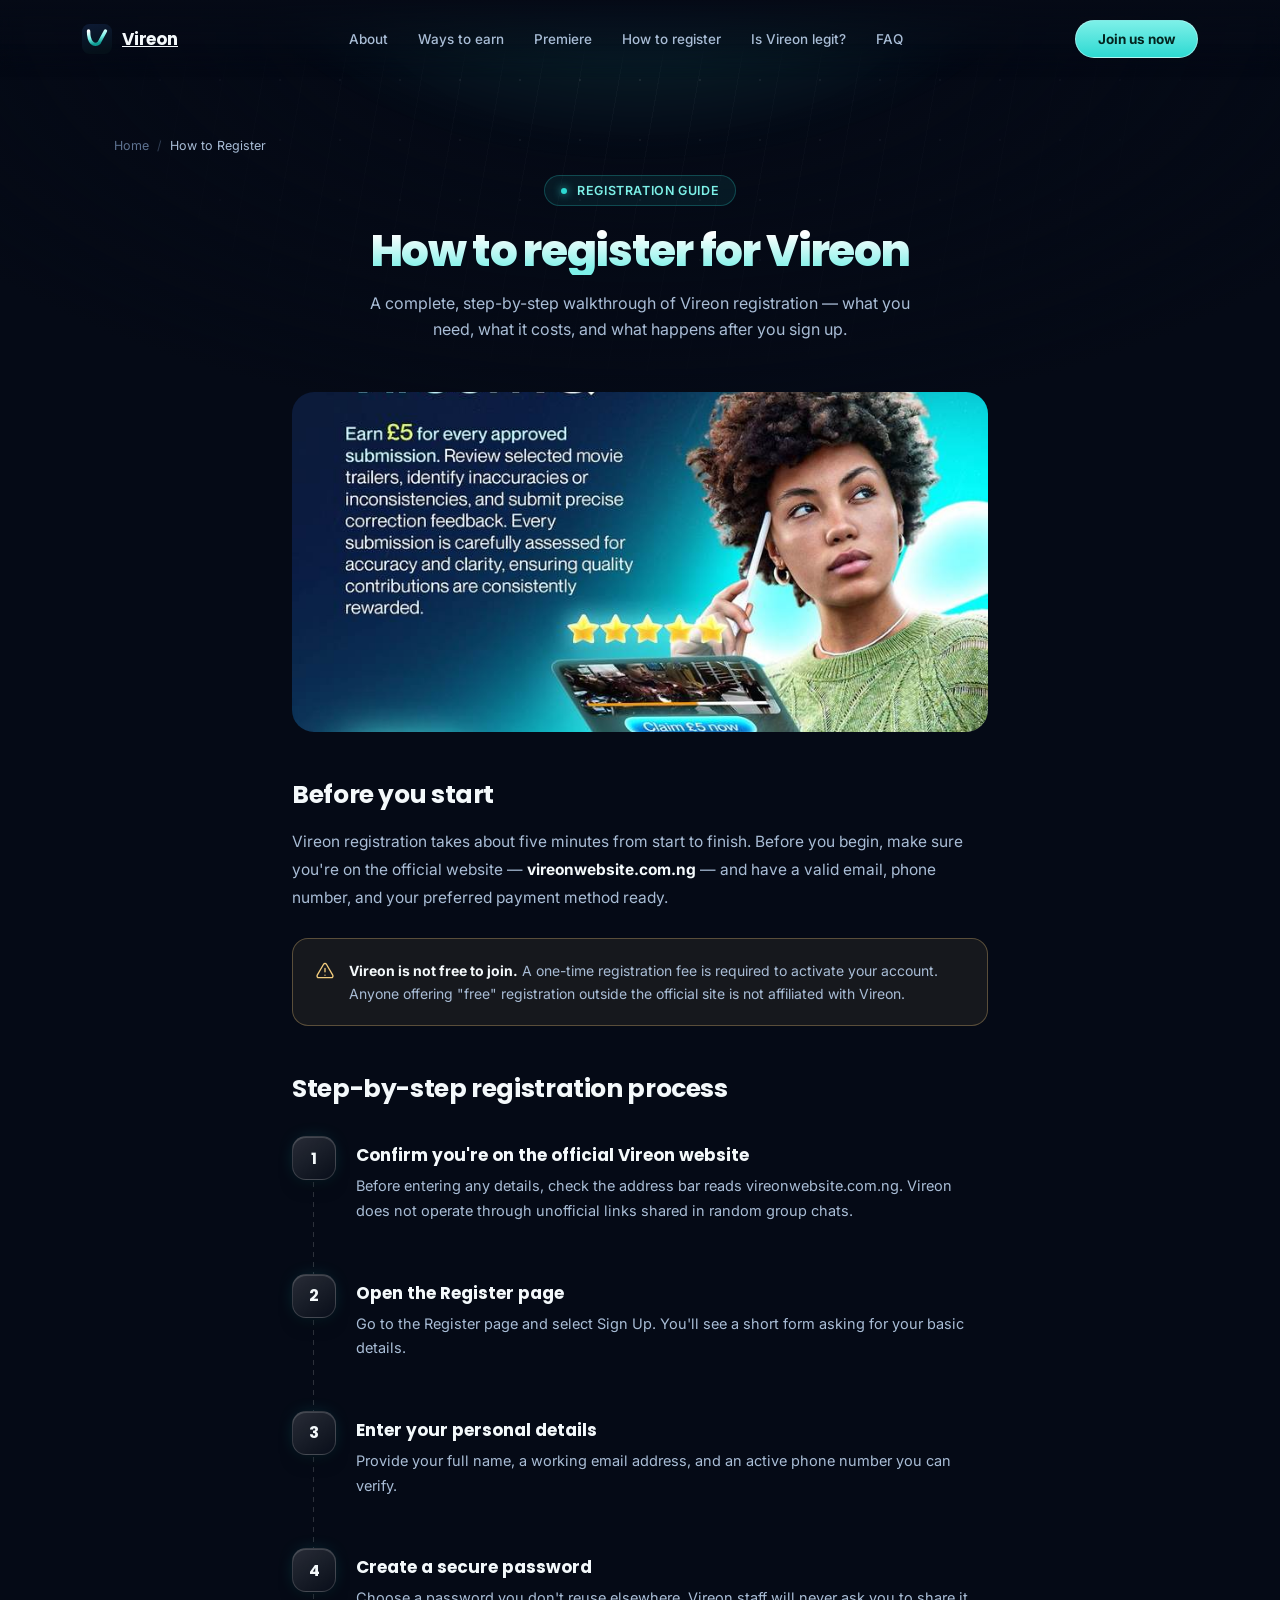
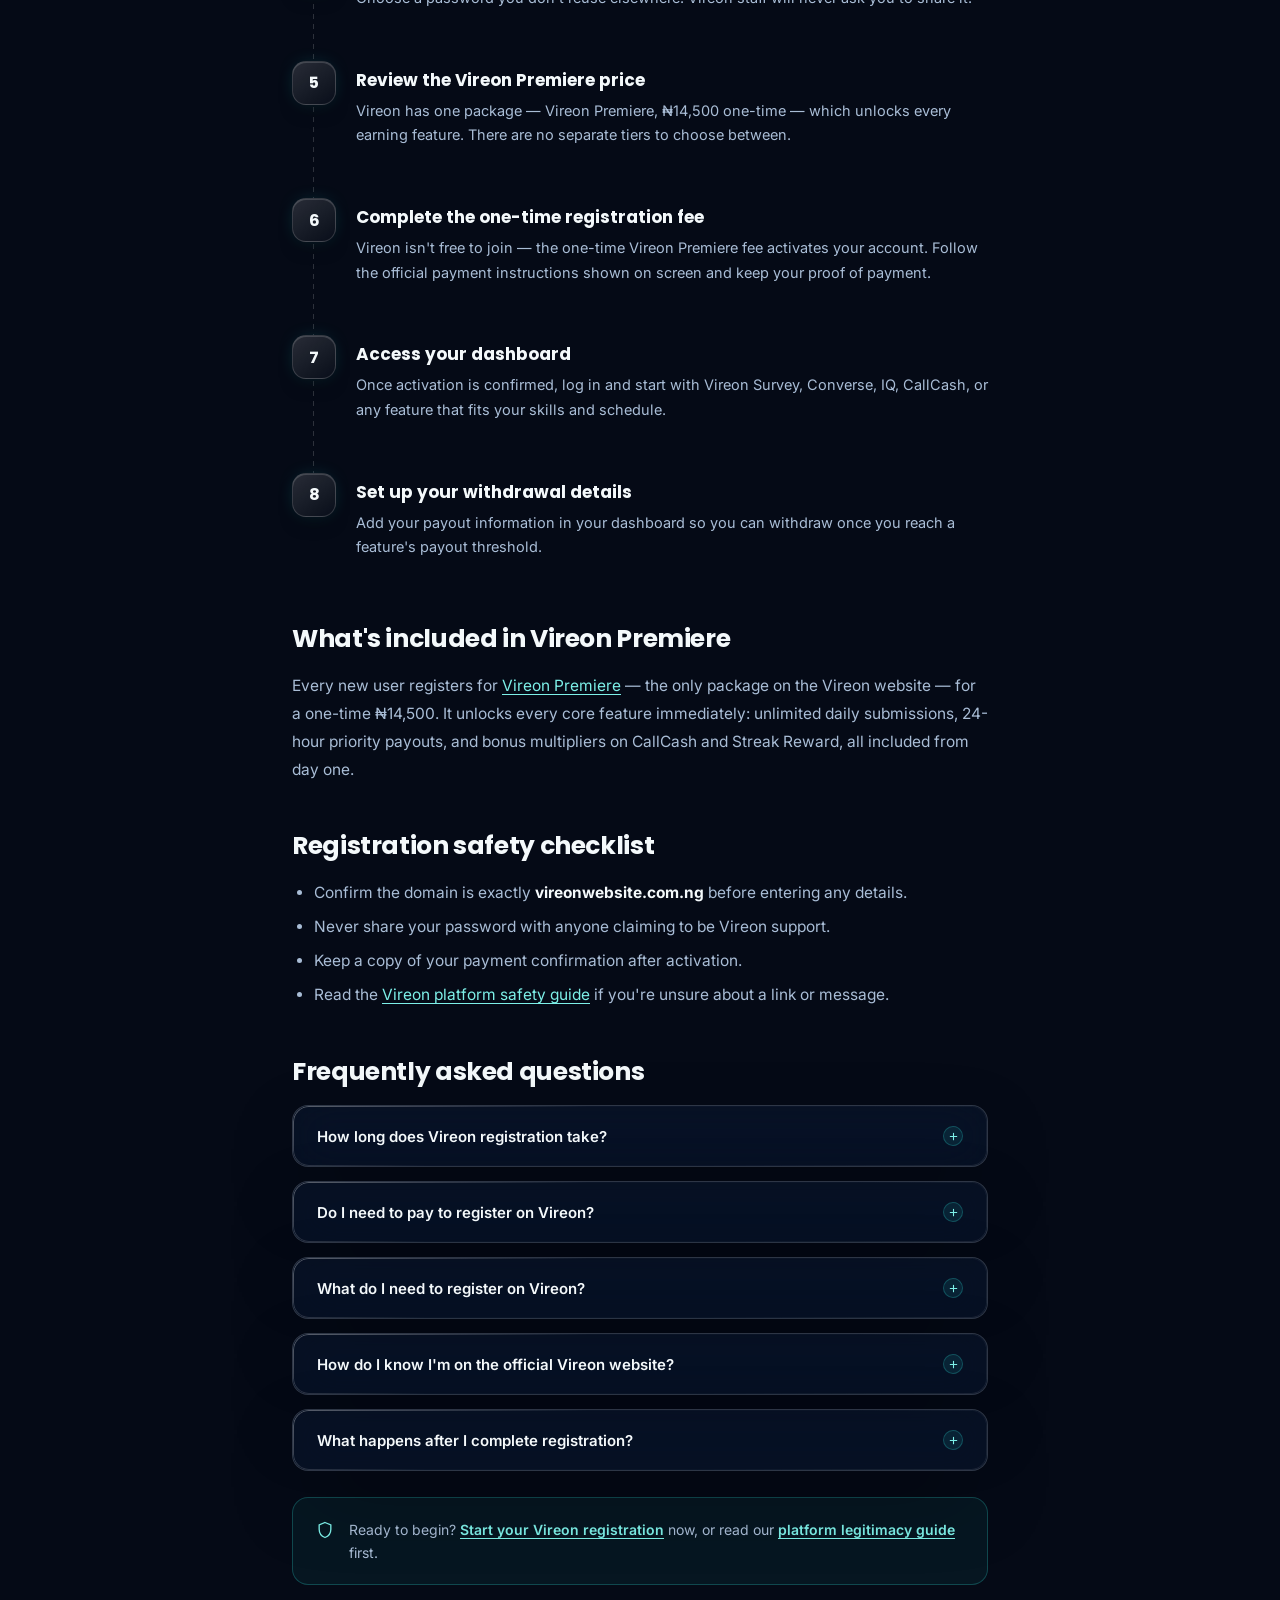
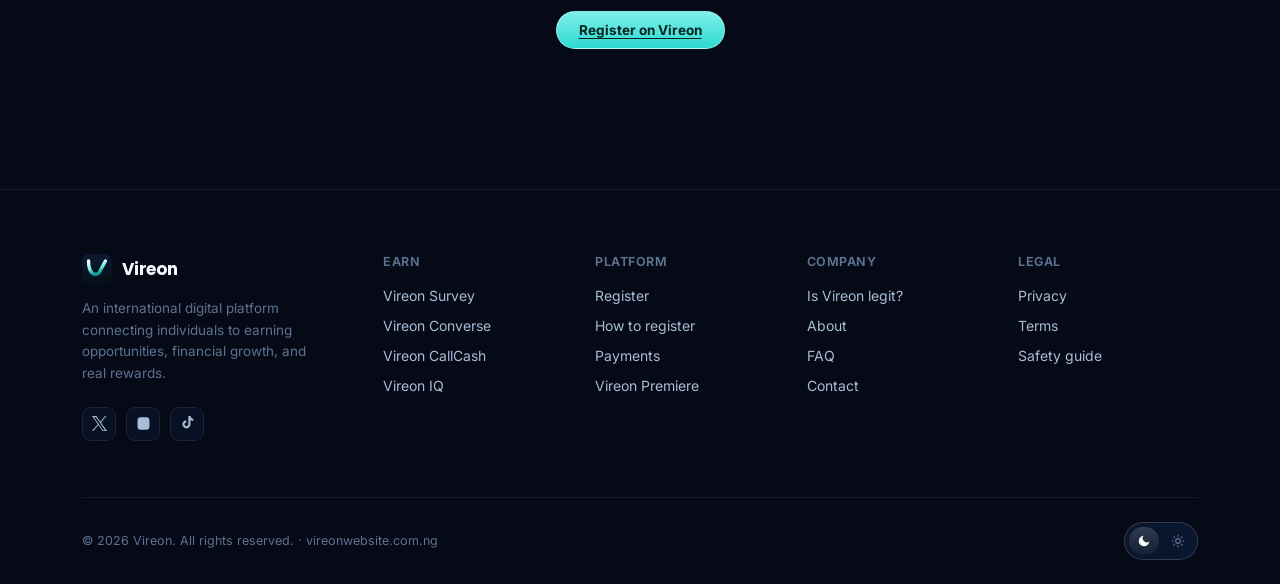
<file: how-to-register.html>
<!DOCTYPE html>
<html lang="en">
<head>
<meta charset="UTF-8" />
<meta name="viewport" content="width=device-width, initial-scale=1, viewport-fit=cover" />
<meta name="format-detection" content="telephone=no" />

<meta name="robots" content="index,follow,max-snippet:-1,max-image-preview:large,max-video-preview:-1" />
<meta name="googlebot" content="index,follow,max-snippet:-1,max-image-preview:large,max-video-preview:-1" />
<link rel="canonical" href="https://vireonwebsite.com.ng/how-to-register.html" />

<meta name="theme-color" content="#050a16" />

<title>How to Register for Vireon — Step-by-Step Guide (2026)</title>
<meta name="title" content="How to Register for Vireon — Step-by-Step Guide (2026)" />
<meta name="description" content="Learn exactly how to register on the Vireon website: what you need, the ₦14,500 Vireon Premiere registration fee, and how to start earning from Vireon Survey, Converse, CallCash and more." />
<meta name="keywords" content="how to register on Vireon, Vireon registration steps, Vireon signup guide, Vireon Premiere registration, Vireon website" />
<meta name="author" content="Vireon" />

<link rel="manifest" href="/manifest.webmanifest" />
<meta name="application-name" content="Vireon" />
<meta name="apple-mobile-web-app-title" content="Vireon" />
<meta name="apple-mobile-web-app-capable" content="yes" />
<meta name="apple-mobile-web-app-status-bar-style" content="black-translucent" />
<meta name="mobile-web-app-capable" content="yes" />

<link rel="icon" href="/assets/logo.svg" type="image/svg+xml" />
<link rel="shortcut icon" href="/assets/icons/favicon.ico" />
<link rel="icon" href="/assets/icons/favicon.ico" sizes="any" />
<link rel="icon" type="image/png" sizes="32x32" href="/assets/icons/favicon-32x32.png" />
<link rel="icon" type="image/png" sizes="16x16" href="/assets/icons/favicon-16x16.png" />
<link rel="apple-touch-icon" sizes="180x180" href="/assets/icons/apple-touch-icon.png" />
<link rel="mask-icon" href="/assets/icons/safari-pinned-tab.svg" color="#2dd9d2" />
<meta name="msapplication-config" content="/browserconfig.xml" />
<meta name="msapplication-TileColor" content="#050a16" />

<meta property="og:locale" content="en_NG" />
<meta property="og:type" content="website" />
<meta property="og:site_name" content="Vireon" />
<meta property="og:url" content="https://vireonwebsite.com.ng/how-to-register.html" />
<meta property="og:title" content="How to Register for Vireon — Step-by-Step Guide (2026)" />
<meta property="og:description" content="Learn exactly how to register on the Vireon website: what you need, the ₦14,500 Vireon Premiere registration fee, and how to start earning from Vireon Survey, Converse, CallCash and more." />
<meta property="og:image" content="https://vireonwebsite.com.ng/assets/images/feat_iq.jpg" />
<meta property="og:image:secure_url" content="https://vireonwebsite.com.ng/assets/images/feat_iq.jpg" />
<meta property="og:image:width" content="1200" />
<meta property="og:image:height" content="630" />
<meta property="og:image:alt" content="Vireon — where skills meet opportunity" />

<meta name="twitter:card" content="summary_large_image" />
<meta name="twitter:url" content="https://vireonwebsite.com.ng/how-to-register.html" />
<meta name="twitter:title" content="How to Register for Vireon — Step-by-Step Guide (2026)" />
<meta name="twitter:description" content="Learn exactly how to register on the Vireon website: what you need, the ₦14,500 Vireon Premiere registration fee, and how to start earning from Vireon Survey, Converse, CallCash and more." />
<meta name="twitter:image" content="https://vireonwebsite.com.ng/assets/images/feat_iq.jpg" />
<meta name="twitter:image:alt" content="Vireon — where skills meet opportunity" />

<link rel="alternate" href="https://vireonwebsite.com.ng/how-to-register.html" hreflang="en-NG" />
<link rel="alternate" href="https://vireonwebsite.com.ng/how-to-register.html" hreflang="en" />
<link rel="alternate" href="https://vireonwebsite.com.ng/how-to-register.html" hreflang="x-default" />
<meta name="geo.region" content="NG" />
<meta name="geo.placename" content="Nigeria" />

<link rel="preload" as="image" href="/assets/images/feat_iq.jpg" fetchpriority="high" />
<link rel="preconnect" href="https://fonts.googleapis.com" />
<link rel="preconnect" href="https://fonts.gstatic.com" crossorigin />
<link href="https://fonts.googleapis.com/css2?family=Poppins:wght@500;600;700;800&family=Inter:wght@400;500;600;700&family=JetBrains+Mono:wght@500&display=swap" rel="stylesheet">
<link rel="stylesheet" href="/assets/css/vireon-premium.css?v=20260706e" />
<noscript><style>.reveal,.reveal-left,.reveal-right{opacity:1 !important;transform:none !important;}.img-reveal{animation:none !important;background:none !important;}.img-reveal img{opacity:1 !important;transform:none !important;filter:none !important;}</style></noscript>

<script type="application/ld+json">
{
  "@context": "https://schema.org",
  "@graph": [
    {
      "@type": "Organization",
      "@id": "https://vireonwebsite.com.ng/#organization",
      "name": "Vireon",
      "url": "https://vireonwebsite.com.ng/",
      "logo": {
        "@type": "ImageObject",
        "url": "https://vireonwebsite.com.ng/assets/images/vireon-logo-full.jpg",
        "width": 800,
        "height": 240
      },
      "image": "https://vireonwebsite.com.ng/assets/images/og-image.jpg",
      "description": "Vireon is an international digital platform connecting individuals with multiple online earning opportunities, including surveys, remote work, social monetization, and financial tools.",
      "email": "support@vireonwebsite.com.ng",
      "sameAs": []
    },
    {
      "@type": "WebSite",
      "@id": "https://vireonwebsite.com.ng/#website",
      "name": "Vireon Website",
      "alternateName": [
        "Vireon",
        "Vireon Platform",
        "Official Vireon Website"
      ],
      "url": "https://vireonwebsite.com.ng/",
      "description": "The Vireon website connects you to surveys, remote gigs, social monetization, and financial tools from one international earning platform.",
      "publisher": {
        "@id": "https://vireonwebsite.com.ng/#organization"
      },
      "inLanguage": "en",
      "potentialAction": {
        "@type": "SearchAction",
        "target": "https://vireonwebsite.com.ng/?s={search_term_string}",
        "query-input": "required name=search_term_string"
      }
    },
    {
      "@type": "SiteNavigationElement",
      "@id": "https://vireonwebsite.com.ng/#sitenav",
      "name": [
        "About",
        "Ways to earn",
        "Premiere",
        "How to register",
        "Is Vireon legit?",
        "FAQ"
      ],
      "url": [
        "https://vireonwebsite.com.ng/#about",
        "https://vireonwebsite.com.ng/#earn",
        "https://vireonwebsite.com.ng/#premiere",
        "https://vireonwebsite.com.ng/how-to-register.html",
        "https://vireonwebsite.com.ng/vireon-platform.html",
        "https://vireonwebsite.com.ng/#faq"
      ]
    },
    {
      "@type": "WebPage",
      "@id": "https://vireonwebsite.com.ng/how-to-register.html#webpage",
      "name": "How to Register for Vireon — Step-by-Step Guide (2026)",
      "url": "https://vireonwebsite.com.ng/how-to-register.html",
      "isPartOf": {
        "@id": "https://vireonwebsite.com.ng/#website"
      },
      "about": {
        "@id": "https://vireonwebsite.com.ng/#organization"
      },
      "primaryImageOfPage": {
        "@type": "ImageObject",
        "url": "https://vireonwebsite.com.ng/assets/images/og-image.jpg"
      },
      "inLanguage": "en",
      "datePublished": "2026-06-01",
      "dateModified": "2026-07-01",
      "description": "Learn exactly how to register on the Vireon website: what you need, the ₦14,500 Vireon Premiere registration fee, and how to start earning from Vireon Survey, Converse, CallCash and more."
    },
    {
      "@type": "BreadcrumbList",
      "@id": "https://vireonwebsite.com.ng/how-to-register.html#breadcrumbs",
      "itemListElement": [
        {
          "@type": "ListItem",
          "position": 1,
          "name": "Home",
          "item": "https://vireonwebsite.com.ng/"
        },
        {
          "@type": "ListItem",
          "position": 2,
          "name": "How to Register",
          "item": "https://vireonwebsite.com.ng/how-to-register.html"
        }
      ]
    },
    {
      "@type": "Offer",
      "@id": "https://vireonwebsite.com.ng/how-to-register.html#offer",
      "name": "Vireon Premiere",
      "url": "https://vireonwebsite.com.ng/how-to-register.html",
      "priceCurrency": "NGN",
      "price": 14500,
      "availability": "https://schema.org/InStock",
      "description": "One-time Vireon Premiere registration fee covered in this registration guide.",
      "seller": {
        "@id": "https://vireonwebsite.com.ng/#organization"
      }
    },
    {
      "@type": "HowTo",
      "@id": "https://vireonwebsite.com.ng/how-to-register.html#howto",
      "name": "How to Register for Vireon",
      "description": "Learn exactly how to register on the Vireon website: what you need, the ₦14,500 Vireon Premiere registration fee, and how to start earning from Vireon Survey, Converse, CallCash and more.",
      "image": "https://vireonwebsite.com.ng/assets/images/og-image.jpg",
      "totalTime": "PT5M",
      "step": [
        {
          "@type": "HowToStep",
          "position": 1,
          "name": "Confirm you're on the official Vireon website",
          "text": "Before entering any details, check the address bar reads vireonwebsite.com.ng. Vireon does not operate through unofficial links shared in random group chats."
        },
        {
          "@type": "HowToStep",
          "position": 2,
          "name": "Open the Register page",
          "text": "Go to the Register page and select Sign Up. You'll see a short form asking for your basic details."
        },
        {
          "@type": "HowToStep",
          "position": 3,
          "name": "Enter your personal details",
          "text": "Provide your full name, a working email address, and an active phone number you can verify."
        },
        {
          "@type": "HowToStep",
          "position": 4,
          "name": "Create a secure password",
          "text": "Choose a password you don't reuse elsewhere. Vireon staff will never ask you to share it."
        },
        {
          "@type": "HowToStep",
          "position": 5,
          "name": "Review the Vireon Premiere price",
          "text": "Vireon has one package — Vireon Premiere, ₦14,500 one-time — which unlocks every earning feature. There are no separate tiers to choose between."
        },
        {
          "@type": "HowToStep",
          "position": 6,
          "name": "Complete the one-time registration fee",
          "text": "Vireon isn't free to join — the one-time Vireon Premiere fee activates your account. Follow the official payment instructions shown on screen and keep your proof of payment."
        },
        {
          "@type": "HowToStep",
          "position": 7,
          "name": "Access your dashboard",
          "text": "Once activation is confirmed, log in and start with Vireon Survey, Converse, IQ, CallCash, or any feature that fits your skills and schedule."
        },
        {
          "@type": "HowToStep",
          "position": 8,
          "name": "Set up your withdrawal details",
          "text": "Add your payout information in your dashboard so you can withdraw once you reach a feature's payout threshold."
        }
      ]
    },
    {
      "@type": "FAQPage",
      "@id": "https://vireonwebsite.com.ng/how-to-register.html#faq",
      "mainEntity": [
        {
          "@type": "Question",
          "name": "How long does Vireon registration take?",
          "acceptedAnswer": {
            "@type": "Answer",
            "text": "Registration itself takes about 5 minutes. Filling in your details, completing the one-time Vireon Premiere fee, and getting access to your dashboard is a short, straightforward process."
          }
        },
        {
          "@type": "Question",
          "name": "Do I need to pay to register on Vireon?",
          "acceptedAnswer": {
            "@type": "Answer",
            "text": "Yes. Vireon isn't free to join — registration requires the one-time Vireon Premiere fee of ₦14,500 (₦15,000 at checkout, including the ₦500 bank processing charge), which unlocks every earning feature on the platform."
          }
        },
        {
          "@type": "Question",
          "name": "What do I need to register on Vireon?",
          "acceptedAnswer": {
            "@type": "Answer",
            "text": "You need your full name, a working email address, and an active phone number you can verify, plus a secure password you don't reuse elsewhere."
          }
        },
        {
          "@type": "Question",
          "name": "How do I know I'm on the official Vireon website?",
          "acceptedAnswer": {
            "@type": "Answer",
            "text": "Check that the address bar reads exactly vireonwebsite.com.ng before entering any details. Vireon does not operate through unofficial links shared in random group chats."
          }
        },
        {
          "@type": "Question",
          "name": "What happens after I complete registration?",
          "acceptedAnswer": {
            "@type": "Answer",
            "text": "Once activation is confirmed, you can log in and start with Vireon Survey, Converse, IQ, CallCash, or any feature that fits your skills and schedule, and set up your withdrawal details in your dashboard."
          }
        }
      ]
    }
  ]
}
</script>
</head>
<body>
<svg width="0" height="0" style="position:absolute">
    <defs>
      <linearGradient id="iG" x1="0" y1="0" x2="0.3" y2="1">
        <stop offset="0%" style="stop-color:var(--text-hi)"/>
        <stop offset="100%" style="stop-color:var(--cyan-soft)"/>
      </linearGradient>
      <linearGradient id="iGSoft" x1="0" y1="0" x2="1" y2="1">
        <stop offset="0%" style="stop-color:var(--cyan-soft)"/>
        <stop offset="100%" style="stop-color:var(--cyan-deep)"/>
      </linearGradient>
    </defs>
  </svg>
<div class="bg-vignette"></div>
  <div class="bg-glow-top"></div>
  <div class="bg-dots"></div>
  <div class="bg-rain"></div>
  <div class="header-fill"></div>
<header>
    <a class="brand" href="/index.html">
      <img class="brand-mark" src="/assets/logo.svg" width="30" height="30" alt="Vireon logo" />
      Vireon
    </a>
    <nav class="nav-links">
      <a href="/index.html#about">About</a>
      <a href="/index.html#earn">Ways to earn</a>
      <a href="/index.html#premiere">Premiere</a>
      <a href="/how-to-register.html">How to register</a>
      <a href="/vireon-platform.html">Is Vireon legit?</a>
      <a href="/index.html#faq">FAQ</a>
    </nav>
    <div class="header-actions" style="display:flex;align-items:center;gap:10px;">
      <a href="/register.html" class="btn-pill primary">Join us now</a>
      <button class="menu-btn" aria-label="Open menu">
        <svg viewBox="0 0 24 24" fill="none" stroke="currentColor" stroke-width="2" stroke-linecap="round"><path d="M4 7h16M4 12h16M4 17h16"/></svg>
      </button>
    </div>
  </header>

  <div class="mobile-nav">
    <div class="mobile-nav-panel">
      <button class="mobile-nav-close" aria-label="Close menu">
        <svg width="16" height="16" viewBox="0 0 24 24" fill="none" stroke="currentColor" stroke-width="2" stroke-linecap="round"><path d="M6 6l12 12M18 6L6 18"/></svg>
      </button>
      <a href="/index.html#about">About</a>
      <a href="/index.html#earn">Ways to earn</a>
      <a href="/index.html#premiere">Premiere</a>
      <a href="/how-to-register.html">How to register</a>
      <a href="/vireon-platform.html">Is Vireon legit?</a>
      <a href="/index.html#faq">FAQ</a>
      <a href="/register.html" style="color:var(--cyan-soft);">Join us now &rarr;</a>
    </div>
  </div>
  <div class="page-hero">
    <div class="container">
      <div class="crumb-row"><a href="/index.html">Home</a><span class="sep">/</span><span class="cur">How to Register</span></div>
      <div class="eyebrow" style="margin-top:22px;"><span class="dot"></span>Registration guide</div>
      <h1>How to register for Vireon</h1>
      <p>A complete, step-by-step walkthrough of Vireon registration — what you need, what it costs, and what happens after you sign up.</p>
    </div>
  </div>

  <main>
    <section class="section" style="padding-top:30px;">
      <div class="container prose">

        <div class="img-reveal" style="height:340px;border-radius:22px;margin-bottom:8px;">
          <img src="/assets/images/feat_iq.jpg" alt="Vireon user reviewing content on a tablet as part of the registration walkthrough" width="800" height="914" loading="eager" style="width:100%;height:100%;object-fit:cover;" />
        </div>

        <h2>Before you start</h2>
        <p>Vireon registration takes about five minutes from start to finish. Before you begin, make sure you're on the official website — <strong>vireonwebsite.com.ng</strong> — and have a valid email, phone number, and your preferred payment method ready.</p>

        <div class="callout warn">
          <svg width="20" height="20" viewBox="0 0 24 24" fill="none"><path d="M12 9v4M12 17h.01M10.3 3.9 2.7 17a2 2 0 0 0 1.7 3h15.2a2 2 0 0 0 1.7-3L13.7 3.9a2 2 0 0 0-3.4 0Z" stroke="var(--gold)" stroke-width="1.6" stroke-linecap="round" stroke-linejoin="round"/></svg>
          <p><strong>Vireon is not free to join.</strong> A one-time registration fee is required to activate your account. Anyone offering "free" registration outside the official site is not affiliated with Vireon.</p>
        </div>

        <h2>Step-by-step registration process</h2>
        <div class="vsteps">
          <div class="vstep reveal">
            <div class="vnum">1</div>
            <div class="vbody"><h3>Confirm you're on the official Vireon website</h3><p>Before entering any details, check the address bar reads vireonwebsite.com.ng. Vireon does not operate through unofficial links shared in random group chats.</p></div>
          </div>
          <div class="vstep reveal">
            <div class="vnum">2</div>
            <div class="vbody"><h3>Open the Register page</h3><p>Go to the Register page and select Sign Up. You'll see a short form asking for your basic details.</p></div>
          </div>
          <div class="vstep reveal">
            <div class="vnum">3</div>
            <div class="vbody"><h3>Enter your personal details</h3><p>Provide your full name, a working email address, and an active phone number you can verify.</p></div>
          </div>
          <div class="vstep reveal">
            <div class="vnum">4</div>
            <div class="vbody"><h3>Create a secure password</h3><p>Choose a password you don't reuse elsewhere. Vireon staff will never ask you to share it.</p></div>
          </div>
          <div class="vstep reveal">
            <div class="vnum">5</div>
            <div class="vbody"><h3>Review the Vireon Premiere price</h3><p>Vireon has one package — Vireon Premiere, ₦14,500 one-time — which unlocks every earning feature. There are no separate tiers to choose between.</p></div>
          </div>
          <div class="vstep reveal">
            <div class="vnum">6</div>
            <div class="vbody"><h3>Complete the one-time registration fee</h3><p>Vireon isn't free to join — the one-time Vireon Premiere fee activates your account. Follow the official payment instructions shown on screen and keep your proof of payment.</p></div>
          </div>
          <div class="vstep reveal">
            <div class="vnum">7</div>
            <div class="vbody"><h3>Access your dashboard</h3><p>Once activation is confirmed, log in and start with Vireon Survey, Converse, IQ, CallCash, or any feature that fits your skills and schedule.</p></div>
          </div>
          <div class="vstep reveal">
            <div class="vnum">8</div>
            <div class="vbody"><h3>Set up your withdrawal details</h3><p>Add your payout information in your dashboard so you can withdraw once you reach a feature's payout threshold.</p></div>
          </div>
        </div>

        <h2>What's included in Vireon Premiere</h2>
        <p>Every new user registers for <a href="/upgrade-vireon.html">Vireon Premiere</a> — the only package on the Vireon website — for a one-time ₦14,500. It unlocks every core feature immediately: unlimited daily submissions, 24-hour priority payouts, and bonus multipliers on CallCash and Streak Reward, all included from day one.</p>

        <h2>Registration safety checklist</h2>
        <ul>
          <li>Confirm the domain is exactly <strong>vireonwebsite.com.ng</strong> before entering any details.</li>
          <li>Never share your password with anyone claiming to be Vireon support.</li>
          <li>Keep a copy of your payment confirmation after activation.</li>
          <li>Read the <a href="/vireon-platform.html">Vireon platform safety guide</a> if you're unsure about a link or message.</li>
        </ul>

        <h2>Frequently asked questions</h2>
        <div class="faq-list">
          <details class="faq-item glass reveal">
            <summary class="faq-q">How long does Vireon registration take?<span class="faq-chev"><svg width="11" height="11" viewBox="0 0 24 24" fill="none"><path d="M12 5v14M5 12h14" stroke="var(--cyan-soft)" stroke-width="2.4" stroke-linecap="round"/></svg></span></summary>
            <div class="faq-a">Registration itself takes about 5 minutes. Filling in your details, completing the one-time Vireon Premiere fee, and getting access to your dashboard is a short, straightforward process.</div>
          </details>
          <details class="faq-item glass reveal">
            <summary class="faq-q">Do I need to pay to register on Vireon?<span class="faq-chev"><svg width="11" height="11" viewBox="0 0 24 24" fill="none"><path d="M12 5v14M5 12h14" stroke="var(--cyan-soft)" stroke-width="2.4" stroke-linecap="round"/></svg></span></summary>
            <div class="faq-a">Yes. Vireon isn't free to join — registration requires the one-time Vireon Premiere fee of ₦14,500 (₦15,000 at checkout, including the ₦500 bank processing charge), which unlocks every earning feature on the platform.</div>
          </details>
          <details class="faq-item glass reveal">
            <summary class="faq-q">What do I need to register on Vireon?<span class="faq-chev"><svg width="11" height="11" viewBox="0 0 24 24" fill="none"><path d="M12 5v14M5 12h14" stroke="var(--cyan-soft)" stroke-width="2.4" stroke-linecap="round"/></svg></span></summary>
            <div class="faq-a">You need your full name, a working email address, and an active phone number you can verify, plus a secure password you don't reuse elsewhere.</div>
          </details>
          <details class="faq-item glass reveal">
            <summary class="faq-q">How do I know I'm on the official Vireon website?<span class="faq-chev"><svg width="11" height="11" viewBox="0 0 24 24" fill="none"><path d="M12 5v14M5 12h14" stroke="var(--cyan-soft)" stroke-width="2.4" stroke-linecap="round"/></svg></span></summary>
            <div class="faq-a">Check that the address bar reads exactly vireonwebsite.com.ng before entering any details. Vireon does not operate through unofficial links shared in random group chats.</div>
          </details>
          <details class="faq-item glass reveal">
            <summary class="faq-q">What happens after I complete registration?<span class="faq-chev"><svg width="11" height="11" viewBox="0 0 24 24" fill="none"><path d="M12 5v14M5 12h14" stroke="var(--cyan-soft)" stroke-width="2.4" stroke-linecap="round"/></svg></span></summary>
            <div class="faq-a">Once activation is confirmed, you can log in and start with Vireon Survey, Converse, IQ, CallCash, or any feature that fits your skills and schedule, and set up your withdrawal details in your dashboard.</div>
          </details>
        </div>

        <div class="callout info">
          <svg width="20" height="20" viewBox="0 0 24 24" fill="none"><path d="M12 3 L19 6 V11 C19 16 16 19.5 12 21 C8 19.5 5 16 5 11 V6 Z" stroke="var(--cyan-soft)" stroke-width="1.6"/></svg>
          <p>Ready to begin? <a href="/register.html" style="color:var(--cyan-soft);font-weight:600;">Start your Vireon registration</a> now, or read our <a href="/vireon-platform.html" style="color:var(--cyan-soft);font-weight:600;">platform legitimacy guide</a> first.</p>
        </div>

        <div class="center mt-24">
          <a href="/register.html" class="btn-pill primary">Register on Vireon</a>
        </div>
      </div>
    </section>
  </main>
<footer>
    <div class="container">
      <div class="footer-grid">
        <div class="footer-brand">
          <div class="brand"><img class="brand-mark" src="/assets/logo.svg" width="30" height="30" alt="Vireon logo" />Vireon</div>
          <p>An international digital platform connecting individuals to earning opportunities, financial growth, and real rewards.</p>
          <div class="social-row">
            <a href="#" class="social-btn" aria-label="X"><svg viewBox="0 0 16 16" fill="currentColor"><path d="M9.5 6.9 15.4 0h-1.4L8.9 6 4.7 0H0l6.2 8.9L0 16h1.4l5.4-6.3L11.3 16H16L9.5 6.9Zm-1.9 2.2-.6-.9L2 1.2h2.2l4 5.7.6.9 5.2 7.4h-2.2L7.6 9.1Z"/></svg></a>
            <a href="#" class="social-btn" aria-label="Instagram"><svg viewBox="0 0 16 16" fill="currentColor"><path d="M8 1.4c2.1 0 2.4 0 3.2.05 2.1.1 3.05 1.06 3.15 3.15.04.8.05 1.04.05 3.4s0 2.6-.05 3.4c-.1 2.08-1.05 3.05-3.15 3.15-.8.04-1.04.05-3.2.05s-2.4 0-3.2-.05c-2.1-.1-3.05-1.07-3.15-3.15C1.6 10.4 1.6 10.16 1.6 7.8s0-2.6.05-3.4C1.75 2.32 2.7 1.35 4.8 1.25c.8-.04 1.04-.05 3.2-.05Z"/><circle cx="8" cy="8" r="2.6"/></svg></a>
            <a href="#" class="social-btn" aria-label="TikTok"><svg viewBox="0 0 16 16" fill="currentColor"><path d="M11.2 0c.3 1.7 1.3 2.9 3 3.1v2.2c-1.1 0-2.1-.4-3-1.1v4.7c0 2.4-1.9 4.3-4.3 4.3S2.6 11.3 2.6 8.9c0-2.3 1.8-4.2 4.1-4.3v2.3c-1 .1-1.9.9-1.9 2 0 1.1.9 2 2 2s2.1-.9 2.1-2.1V0h2.3Z"/></svg></a>
          </div>
        </div>
        <div class="footer-col">
          <h4>Earn</h4>
          <a href="/index.html#earn">Vireon Survey</a><a href="/index.html#earn">Vireon Converse</a><a href="/index.html#earn">Vireon CallCash</a><a href="/index.html#earn">Vireon IQ</a>
        </div>
        <div class="footer-col">
          <h4>Platform</h4>
          <a href="/register.html">Register</a><a href="/how-to-register.html">How to register</a><a href="/payments.html">Payments</a><a href="/upgrade-vireon.html">Vireon Premiere</a>
        </div>
        <div class="footer-col">
          <h4>Company</h4>
          <a href="/vireon-platform.html">Is Vireon legit?</a><a href="/index.html#about">About</a><a href="/index.html#faq">FAQ</a><a href="mailto:support@vireonwebsite.com.ng">Contact</a>
        </div>
        <div class="footer-col">
          <h4>Legal</h4>
          <a href="#">Privacy</a><a href="#">Terms</a><a href="/vireon-platform.html">Safety guide</a>
        </div>
      </div>
      <div class="footer-bottom">
        <p>&copy; 2026 Vireon. All rights reserved. &middot; vireonwebsite.com.ng</p>
        <div class="toggle-pill">
          <button class="toggle-opt active" data-theme="dark" aria-label="Dark mode"><svg viewBox="0 0 24 24" fill="currentColor"><path d="M21 12.79A9 9 0 1 1 11.21 3 7 7 0 0 0 21 12.79z"/></svg></button>
          <button class="toggle-opt" data-theme="light" aria-label="Light mode"><svg viewBox="0 0 24 24" fill="none" stroke="currentColor" stroke-width="2" stroke-linecap="round"><circle cx="12" cy="12" r="4"/><path d="M12 2v2M12 20v2M4.93 4.93l1.41 1.41M17.66 17.66l1.41 1.41M2 12h2M20 12h2M4.93 19.07l1.41-1.41M17.66 6.34l1.41-1.41"/></svg></button>
        </div>
      </div>
    </div>
  </footer>

<script src="/assets/js/vireon-app.js?v=20260714a"></script>
</body>
</html>
</file>
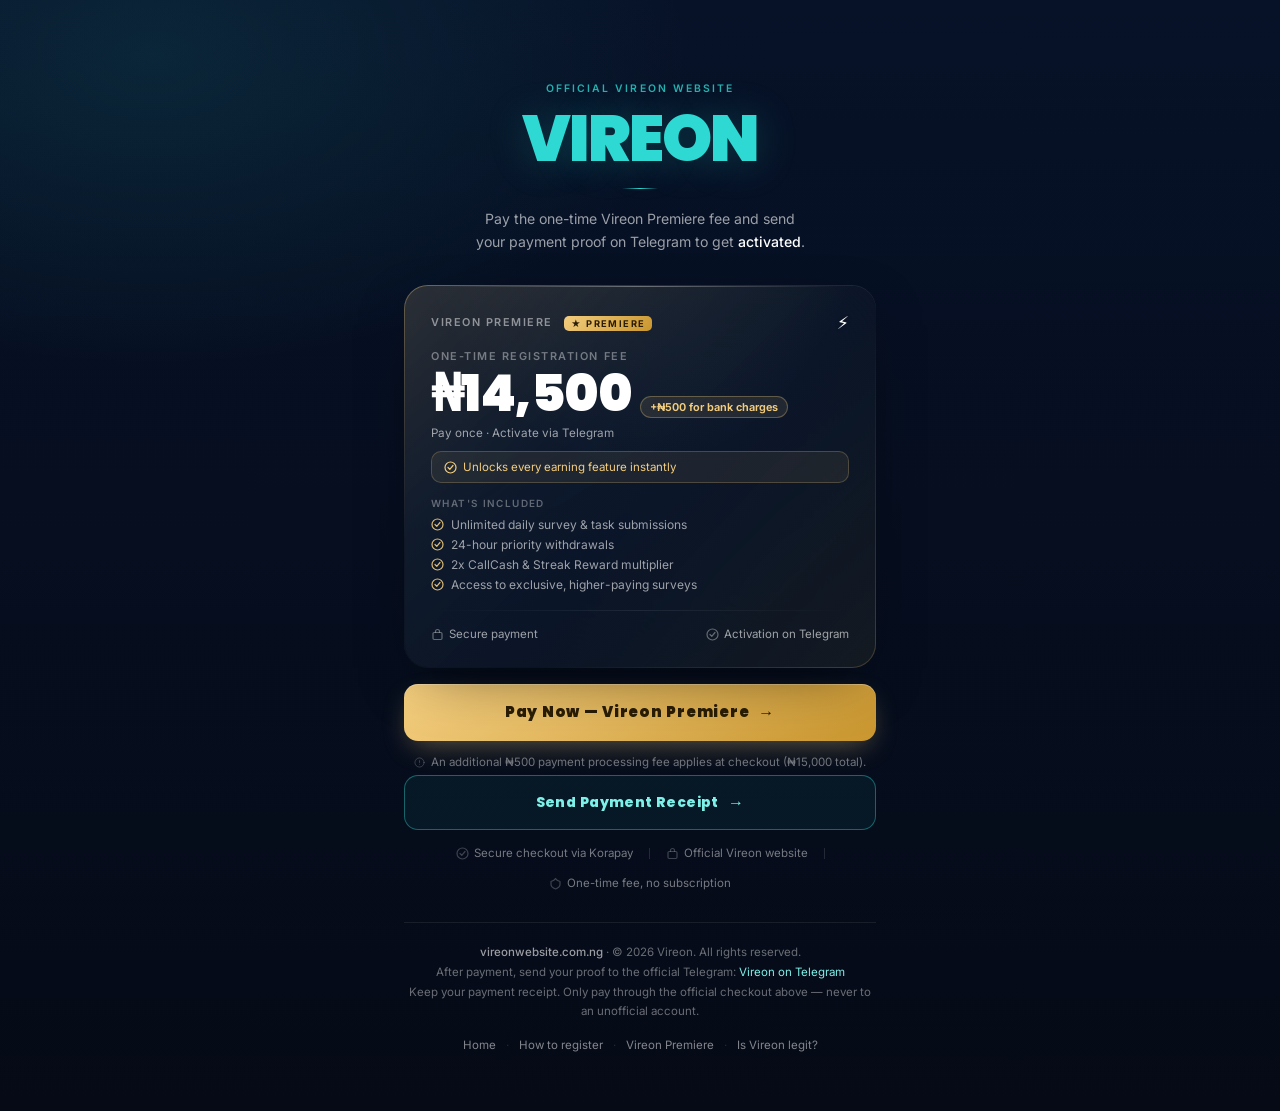
<file: payments.html>
<!DOCTYPE html>
<html lang="en">
<head>
<!-- Meta Pixel Code -->
<script>
!function(f,b,e,v,n,t,s)
{if(f.fbq)return;n=f.fbq=function(){n.callMethod?
n.callMethod.apply(n,arguments):n.queue.push(arguments)};
if(!f._fbq)f._fbq=n;n.push=n;n.loaded=!0;n.version='2.0';
n.queue=[];t=b.createElement(e);t.async=!0;
t.src=v;s=b.getElementsByTagName(e)[0];
s.parentNode.insertBefore(t,s)}(window, document,'script',
'https://connect.facebook.net/en_US/fbevents.js');
fbq('init', '27363594759976406');
fbq('track', 'PageView');
</script>
<noscript><img height="1" width="1" style="display:none"
src="https://www.facebook.com/tr?id=27363594759976406&ev=PageView&noscript=1"
/></noscript>
<!-- End Meta Pixel Code -->

<meta charset="UTF-8"/>
<meta name="viewport" content="width=device-width, initial-scale=1, viewport-fit=cover"/>
<meta name="format-detection" content="telephone=no"/>
<meta name="robots" content="index,follow,max-snippet:-1,max-image-preview:large,max-video-preview:-1"/>
<meta name="googlebot" content="index,follow,max-snippet:-1,max-image-preview:large,max-video-preview:-1"/>
<link rel="canonical" href="https://vireonwebsite.com.ng/payments.html"/>
<meta name="theme-color" content="#050a16"/>
<title>Vireon Payments — Pay for Vireon Premiere | Official Vireon Website</title>
<meta name="title" content="Vireon Payments — Pay for Vireon Premiere | Official Vireon Website"/>
<meta name="description" content="Pay the one-time Vireon Premiere registration fee (₦14,500, ₦15,000 at checkout) securely via Korapay, then send your payment proof on Telegram to get activated."/>
<meta name="keywords" content="Vireon payment, Vireon Premiere price, Vireon registration fee, pay for Vireon, Vireon Korapay, vireonwebsite.com.ng payment"/>
<meta name="author" content="Vireon"/>
<link rel="manifest" href="/manifest.webmanifest"/>
<meta name="application-name" content="Vireon"/>
<meta name="apple-mobile-web-app-title" content="Vireon"/>
<meta name="apple-mobile-web-app-capable" content="yes"/>
<meta name="apple-mobile-web-app-status-bar-style" content="black-translucent"/>
<meta name="mobile-web-app-capable" content="yes"/>
<link rel="icon" href="/assets/logo.svg" type="image/svg+xml"/>
<link rel="shortcut icon" href="/assets/icons/favicon.ico"/>
<link rel="icon" href="/assets/icons/favicon.ico" sizes="any"/>
<link rel="icon" type="image/png" sizes="32x32" href="/assets/icons/favicon-32x32.png"/>
<link rel="icon" type="image/png" sizes="16x16" href="/assets/icons/favicon-16x16.png"/>
<link rel="apple-touch-icon" sizes="180x180" href="/assets/icons/apple-touch-icon.png"/>
<link rel="mask-icon" href="/assets/icons/safari-pinned-tab.svg" color="#2dd9d2"/>
<meta name="msapplication-config" content="/browserconfig.xml"/>
<meta name="msapplication-TileColor" content="#050a16"/>
<meta property="og:locale" content="en_NG"/>
<meta property="og:type" content="website"/>
<meta property="og:site_name" content="Vireon"/>
<meta property="og:url" content="https://vireonwebsite.com.ng/payments.html"/>
<meta property="og:title" content="Vireon Payments — Pay for Vireon Premiere"/>
<meta property="og:description" content="Pay the one-time Vireon Premiere registration fee (₦14,500, ₦15,000 at checkout) securely via Korapay, then send your payment proof on Telegram to get activated."/>
<meta property="og:image" content="https://vireonwebsite.com.ng/assets/images/feat_quickloan.jpg"/>
<meta property="og:image:secure_url" content="https://vireonwebsite.com.ng/assets/images/feat_quickloan.jpg"/>
<meta property="og:image:width" content="1200"/>
<meta property="og:image:height" content="630"/>
<meta property="og:image:alt" content="Vireon — where skills meet opportunity"/>
<meta name="twitter:card" content="summary_large_image"/>
<meta name="twitter:url" content="https://vireonwebsite.com.ng/payments.html"/>
<meta name="twitter:title" content="Vireon Payments — Pay for Vireon Premiere"/>
<meta name="twitter:description" content="Pay the one-time Vireon Premiere registration fee (₦14,500, ₦15,000 at checkout) securely via Korapay, then send your payment proof on Telegram to get activated."/>
<meta name="twitter:image" content="https://vireonwebsite.com.ng/assets/images/feat_quickloan.jpg"/>
<link rel="alternate" href="https://vireonwebsite.com.ng/payments.html" hreflang="en-NG"/>
<link rel="alternate" href="https://vireonwebsite.com.ng/payments.html" hreflang="en"/>
<link rel="alternate" href="https://vireonwebsite.com.ng/payments.html" hreflang="x-default"/>
<meta name="geo.region" content="NG"/>
<meta name="geo.placename" content="Nigeria"/>
<script type="application/ld+json">
{"@context":"https://schema.org","@graph":[
  {"@type":"Organization","@id":"https://vireonwebsite.com.ng/#organization","name":"Vireon","url":"https://vireonwebsite.com.ng/","logo":{"@type":"ImageObject","url":"https://vireonwebsite.com.ng/assets/images/vireon-logo-full.jpg","width":800,"height":240},"image":"https://vireonwebsite.com.ng/assets/images/og-image.jpg","description":"Vireon is an international digital platform connecting individuals with multiple online earning opportunities, including surveys, remote work, social monetization, and financial tools.","email":"support@vireonwebsite.com.ng","sameAs":[]},
  {"@type":"WebSite","@id":"https://vireonwebsite.com.ng/#website","name":"Vireon Website","alternateName":["Vireon","Vireon Platform","Official Vireon Website"],"url":"https://vireonwebsite.com.ng/","description":"The Vireon website connects you to surveys, remote gigs, social monetization, and financial tools from one international earning platform.","publisher":{"@id":"https://vireonwebsite.com.ng/#organization"},"inLanguage":"en"},
  {"@type":"WebPage","@id":"https://vireonwebsite.com.ng/payments.html#webpage","url":"https://vireonwebsite.com.ng/payments.html","name":"Vireon Payments — Pay for Vireon Premiere","description":"Pay the one-time Vireon Premiere registration fee (₦14,500, ₦15,000 at checkout) securely via Korapay, then send payment proof on Telegram to get activated.","isPartOf":{"@id":"https://vireonwebsite.com.ng/#website"},"about":{"@id":"https://vireonwebsite.com.ng/#organization"},"inLanguage":"en","datePublished":"2026-06-01","dateModified":"2026-08-21"},
  {"@type":"BreadcrumbList","@id":"https://vireonwebsite.com.ng/payments.html#breadcrumbs","itemListElement":[{"@type":"ListItem","position":1,"name":"Home","item":"https://vireonwebsite.com.ng/"},{"@type":"ListItem","position":2,"name":"Payments","item":"https://vireonwebsite.com.ng/payments.html"}]},
  {"@type":"Offer","@id":"https://vireonwebsite.com.ng/payments.html#offer","name":"Vireon Premiere","url":"https://checkout.korapay.com/pay/veCbAu7p3W9t2Pp","priceCurrency":"NGN","price":14500,"availability":"https://schema.org/InStock","description":"Vireon Premiere one-time registration fee. Unlocks unlimited daily submissions, 24-hour priority payouts, a 2x multiplier on CallCash and Streak Reward, and access to exclusive higher-paying surveys. A ₦500 payment processing charge is added at checkout.","seller":{"@id":"https://vireonwebsite.com.ng/#organization"}}
]}
</script>
<link rel="preconnect" href="https://fonts.googleapis.com"/>
<link rel="preconnect" href="https://fonts.gstatic.com" crossorigin/>
<link href="https://fonts.googleapis.com/css2?family=Poppins:wght@600;700;800;900&family=Inter:wght@400;500;600;700&display=swap" rel="stylesheet"/>
<style>
:root{--bg:#050a16;--cyan:#2dd9d2;--cyan-soft:#7df0e8;--gold:#f3cd7e;--gold-deep:#c9962f;--line:rgba(45,217,210,.18);--line2:rgba(255,255,255,.10);--w60:rgba(255,255,255,.60);--w80:rgba(255,255,255,.80);}
*{box-sizing:border-box;margin:0;padding:0;-webkit-tap-highlight-color:transparent;}
*::selection{background:rgba(45,217,210,.28);color:#fff;}
html,body{min-height:100%;font-family:'Inter',system-ui,sans-serif;color:#fff;-webkit-font-smoothing:antialiased;}
body{background:radial-gradient(900px 520px at 12% 5%,rgba(45,217,210,.10),transparent 60%),linear-gradient(180deg,#071228,#050a16);overflow-x:hidden;}
a{color:inherit;text-decoration:none;}
.page{max-width:520px;margin:0 auto;padding:clamp(20px,5vw,40px) clamp(16px,4vw,24px) 56px;}

/* header */
.hdr{text-align:center;padding:clamp(20px,5vw,36px) 0 clamp(22px,4vw,32px);}
.hdr-eyebrow{display:inline-block;font-size:.65rem;font-weight:600;letter-spacing:.2em;text-transform:uppercase;color:rgba(45,217,210,.8);margin-bottom:14px;}
.hdr-brand{font-family:'Poppins',sans-serif;font-size:clamp(2.4rem,10vw,4rem);font-weight:900;line-height:.95;color:var(--cyan);display:block;letter-spacing:-.03em;text-shadow:0 2px 40px rgba(45,217,210,.22);}
.hdr-rule{width:36px;height:1px;background:linear-gradient(90deg,transparent,var(--cyan),transparent);margin:18px auto;}
.hdr-sub{font-size:.88rem;color:var(--w60);max-width:38ch;margin:0 auto;line-height:1.65;}
.hdr-sub b{color:#fff;font-weight:500;}

/* glass card */
.glass-card{position:relative;border-radius:24px;padding:1px;background:linear-gradient(135deg,rgba(243,205,126,.42),rgba(255,255,255,.04) 30%,rgba(255,255,255,.02) 60%,rgba(243,205,126,.26));box-shadow:0 20px 60px -20px rgba(0,0,0,.6),inset 0 1px 0 rgba(255,255,255,.07);margin-bottom:16px;}
.glass-inner{position:relative;border-radius:23px;padding:clamp(20px,4vw,26px);background:linear-gradient(135deg,rgba(255,255,255,.05),rgba(255,255,255,.015) 40%,rgba(0,0,0,.14)),rgba(10,20,36,.75);backdrop-filter:blur(40px) saturate(180%);-webkit-backdrop-filter:blur(40px) saturate(180%);overflow:hidden;}
.glass-inner::before{content:'';position:absolute;top:0;left:8%;right:8%;height:1px;background:linear-gradient(90deg,transparent,rgba(255,255,255,.35),transparent);pointer-events:none;}
.glass-inner::after{content:'';position:absolute;top:-60%;left:-20%;width:140%;height:140%;background:radial-gradient(ellipse at top,rgba(243,205,126,.12),transparent 55%);pointer-events:none;}

.card-row{position:relative;display:flex;align-items:center;justify-content:space-between;gap:12px;z-index:1;}
.card-label{font-size:.68rem;font-weight:600;letter-spacing:.14em;text-transform:uppercase;color:rgba(255,255,255,.5);}
.premiere-badge{display:inline-flex;align-items:center;gap:4px;font-size:.58rem;font-weight:700;letter-spacing:.15em;text-transform:uppercase;color:#2a1d04;background:linear-gradient(135deg,var(--gold),var(--gold-deep));border-radius:5px;padding:2px 7px;margin-left:7px;vertical-align:middle;}
.card-flag{font-size:1.1rem;filter:drop-shadow(0 1px 2px rgba(0,0,0,.3));}
.card-price-block{position:relative;margin-top:16px;z-index:1;}
.card-price-tag{font-size:.68rem;font-weight:600;letter-spacing:.14em;text-transform:uppercase;color:rgba(255,255,255,.40);margin-bottom:5px;}
.card-price-row{display:flex;align-items:baseline;gap:9px;flex-wrap:wrap;}
.card-price{font-family:'Poppins',sans-serif;font-size:clamp(2.4rem,8vw,3.2rem);font-weight:900;line-height:1;color:#fff;letter-spacing:-.03em;}
.price-note{display:inline-block;font-size:.68rem;font-weight:650;color:var(--gold);background:rgba(243,205,126,.1);border:1px solid rgba(243,205,126,.3);padding:3px 9px;border-radius:999px;white-space:nowrap;}
.card-price-sub{display:inline-block;margin-top:7px;font-size:.73rem;color:var(--w60);}
.card-divider{position:relative;height:1px;margin:18px 0 16px;background:linear-gradient(90deg,transparent,rgba(255,255,255,.08),transparent);z-index:1;}
.card-meta{position:relative;display:flex;align-items:center;justify-content:space-between;gap:10px;z-index:1;}
.card-meta-item{display:flex;align-items:center;gap:5px;font-size:.72rem;color:var(--w60);}
.card-meta-item svg{opacity:.6;flex-shrink:0;}

/* bonus tag */
.bonus-tag{display:flex;align-items:center;gap:6px;margin-top:10px;padding:8px 12px;border-radius:10px;background:rgba(243,205,126,.08);border:1px solid rgba(243,205,126,.22);font-size:.72rem;color:var(--gold);position:relative;z-index:1;}

/* perks */
.perks{position:relative;margin-top:14px;z-index:1;}
.perks-label{font-size:.62rem;font-weight:600;letter-spacing:.14em;text-transform:uppercase;color:rgba(255,255,255,.35);margin-bottom:8px;}
.perk-row{display:flex;align-items:center;gap:7px;font-size:.75rem;color:var(--w60);margin-bottom:5px;}
.perk-row svg{color:var(--gold);opacity:.9;flex-shrink:0;}
.perk-row:last-child{margin-bottom:0;}

/* CTA */
.cta-wrap{margin-top:6px;}
.main-btn{display:flex;align-items:center;justify-content:center;gap:9px;width:100%;padding:16px 20px;border-radius:14px;border:none;background:linear-gradient(135deg,var(--gold),var(--gold-deep));color:#2a1d04;cursor:pointer;font-family:'Poppins',sans-serif;font-size:.92rem;font-weight:900;letter-spacing:.05em;box-shadow:0 10px 28px -8px rgba(243,205,126,.40),inset 0 1px 0 rgba(255,255,255,.3);transition:transform .2s,box-shadow .2s,opacity .2s;-webkit-tap-highlight-color:transparent;text-decoration:none;}
.main-btn:hover{transform:translateY(-1px);box-shadow:0 14px 32px -8px rgba(243,205,126,.50),inset 0 1px 0 rgba(255,255,255,.3);}
.main-btn:active{transform:translateY(0);opacity:.95;}
.main-btn .arrow{font-size:1rem;transition:transform .2s;}
.receipt-btn{display:flex;align-items:center;justify-content:center;gap:9px;width:100%;padding:14px 20px;border-radius:14px;border:1.5px solid rgba(45,217,210,.4);background:rgba(45,217,210,.06);color:var(--cyan-soft);cursor:pointer;font-family:'Poppins',sans-serif;font-size:.86rem;font-weight:800;letter-spacing:.03em;transition:transform .2s,background .2s;-webkit-tap-highlight-color:transparent;text-decoration:none;}
.receipt-btn:hover{transform:translateY(-1px);background:rgba(45,217,210,.12);}
.receipt-btn:active{transform:translateY(0);}
.receipt-btn .arrow{font-size:1rem;transition:transform .2s;}
.receipt-btn:hover .arrow{transform:translateX(2px);}
.main-btn:hover .arrow{transform:translateX(2px);}

/* bank note */
.bank-note{display:flex;align-items:center;gap:6px;margin-top:14px;font-size:.72rem;color:rgba(255,255,255,.42);justify-content:center;text-align:center;}
.bank-note svg{flex-shrink:0;opacity:.5;}

/* trust row */
.trust-row{display:flex;align-items:center;justify-content:center;gap:16px;margin-top:16px;flex-wrap:wrap;}
.trust-item{display:flex;align-items:center;gap:5px;font-size:.72rem;color:rgba(255,255,255,.45);}
.trust-item svg{opacity:.5;flex-shrink:0;}
.trust-sep{width:1px;height:11px;background:rgba(255,255,255,.12);flex-shrink:0;}

/* footer */
.page-footer{margin-top:32px;padding-top:20px;border-top:1px solid rgba(255,255,255,.08);text-align:center;font-size:.72rem;color:rgba(255,255,255,.4);line-height:1.7;}
.page-footer strong{color:rgba(255,255,255,.6);font-weight:500;}
.page-footer a{color:var(--cyan-soft);}
.footer-links{margin-top:14px;display:flex;align-items:center;justify-content:center;gap:10px;flex-wrap:wrap;font-size:.72rem;}
.footer-links a{color:rgba(255,255,255,.5);}
.footer-links a:hover{color:var(--cyan-soft);}
.footer-links .sep{opacity:.3;}

#toTop{position:fixed;right:16px;bottom:20px;z-index:9900;width:40px;height:40px;border-radius:50%;background:rgba(10,20,36,.92);border:1px solid rgba(45,217,210,.3);color:var(--cyan);font-size:1.1rem;cursor:pointer;display:flex;align-items:center;justify-content:center;box-shadow:0 4px 14px rgba(0,0,0,.35);transition:opacity .3s,transform .2s;opacity:0;pointer-events:none;backdrop-filter:blur(12px);}
#toTop.show{opacity:1;pointer-events:auto;}
#toTop:hover{transform:translateY(-2px);}
</style>
</head>
<body>
<div class="page">

  <header class="hdr">
    <span class="hdr-eyebrow">Official Vireon Website</span>
    <a href="/index.html" class="hdr-brand" aria-label="Vireon home">VIREON</a>
    <div class="hdr-rule" aria-hidden="true"></div>
    <p class="hdr-sub">Pay the one-time Vireon Premiere fee and send your payment proof on Telegram to get <b>activated</b>.</p>
  </header>

  <div class="glass-card">
    <div class="glass-inner">
      <div class="card-row">
        <span class="card-label">Vireon Premiere <span class="premiere-badge">★ Premiere</span></span>
        <span class="card-flag" aria-hidden="true">⚡</span>
      </div>
      <div class="card-price-block">
        <div class="card-price-tag">One-time registration fee</div>
        <div class="card-price-row">
          <div class="card-price">₦14,500</div>
          <span class="price-note">+₦500 for bank charges</span>
        </div>
        <span class="card-price-sub">Pay once · Activate via Telegram</span>
      </div>
      <div class="bonus-tag" aria-label="What Vireon Premiere unlocks">
        <svg width="13" height="13" viewBox="0 0 13 13" fill="none"><circle cx="6.5" cy="6.5" r="5.5" stroke="currentColor" stroke-width="1.2"/><path d="M4 6.5l1.8 1.8L9 4.5" stroke="currentColor" stroke-width="1.2" stroke-linecap="round" stroke-linejoin="round"/></svg>
        Unlocks every earning feature instantly
      </div>
      <div class="perks">
        <div class="perks-label">What's included</div>
        <div class="perk-row">
          <svg width="13" height="13" viewBox="0 0 13 13" fill="none"><circle cx="6.5" cy="6.5" r="5.5" stroke="currentColor" stroke-width="1.2"/><path d="M4 6.5l1.8 1.8L9 4.5" stroke="currentColor" stroke-width="1.2" stroke-linecap="round" stroke-linejoin="round"/></svg>
          Unlimited daily survey &amp; task submissions
        </div>
        <div class="perk-row">
          <svg width="13" height="13" viewBox="0 0 13 13" fill="none"><circle cx="6.5" cy="6.5" r="5.5" stroke="currentColor" stroke-width="1.2"/><path d="M4 6.5l1.8 1.8L9 4.5" stroke="currentColor" stroke-width="1.2" stroke-linecap="round" stroke-linejoin="round"/></svg>
          24-hour priority withdrawals
        </div>
        <div class="perk-row">
          <svg width="13" height="13" viewBox="0 0 13 13" fill="none"><circle cx="6.5" cy="6.5" r="5.5" stroke="currentColor" stroke-width="1.2"/><path d="M4 6.5l1.8 1.8L9 4.5" stroke="currentColor" stroke-width="1.2" stroke-linecap="round" stroke-linejoin="round"/></svg>
          2x CallCash &amp; Streak Reward multiplier
        </div>
        <div class="perk-row">
          <svg width="13" height="13" viewBox="0 0 13 13" fill="none"><circle cx="6.5" cy="6.5" r="5.5" stroke="currentColor" stroke-width="1.2"/><path d="M4 6.5l1.8 1.8L9 4.5" stroke="currentColor" stroke-width="1.2" stroke-linecap="round" stroke-linejoin="round"/></svg>
          Access to exclusive, higher-paying surveys
        </div>
      </div>
      <div class="card-divider" aria-hidden="true"></div>
      <div class="card-meta">
        <div class="card-meta-item">
          <svg width="13" height="13" viewBox="0 0 13 13" fill="none"><rect x="2" y="4.5" width="9" height="7" rx="1.2" stroke="currentColor" stroke-width="1.2"/><path d="M4.5 4.5V3.5a2 2 0 014 0v1" stroke="currentColor" stroke-width="1.2" stroke-linecap="round"/></svg>
          Secure payment
        </div>
        <div class="card-meta-item">
          <svg width="13" height="13" viewBox="0 0 13 13" fill="none"><circle cx="6.5" cy="6.5" r="5.5" stroke="currentColor" stroke-width="1.2"/><path d="M4 6.5l1.8 1.8L9 4.5" stroke="currentColor" stroke-width="1.2" stroke-linecap="round" stroke-linejoin="round"/></svg>
          Activation on Telegram
        </div>
      </div>
    </div>
  </div>
  <div class="cta-wrap">
    <a class="main-btn" href="https://checkout.korapay.com/pay/veCbAu7p3W9t2Pp" target="_blank" rel="noopener" aria-label="Pay for Vireon Premiere">
      <span>Pay Now — Vireon Premiere</span>
      <span class="arrow" aria-hidden="true">→</span>
    </a>
  </div>

  <p class="bank-note">
    <svg width="11" height="11" viewBox="0 0 24 24" fill="none" stroke="currentColor" stroke-width="2" stroke-linecap="round" stroke-linejoin="round"><circle cx="12" cy="12" r="10"/><line x1="12" y1="8" x2="12" y2="12"/><line x1="12" y1="16" x2="12.01" y2="16"/></svg>
    An additional ₦500 payment processing fee applies at checkout (₦15,000 total).
  </p>

  <div class="cta-wrap">
    <a class="receipt-btn" href="https://t.me/Vireonvendor" target="_blank" rel="noopener" aria-label="Send your payment receipt on Telegram">
      <span>Send Payment Receipt</span>
      <span class="arrow" aria-hidden="true">→</span>
    </a>
  </div>

  <div class="trust-row" aria-label="Trust indicators">
    <div class="trust-item">
      <svg width="13" height="13" viewBox="0 0 13 13" fill="none"><circle cx="6.5" cy="6.5" r="5.5" stroke="currentColor" stroke-width="1.2"/><path d="M4 6.5l1.8 1.8L9 4.5" stroke="currentColor" stroke-width="1.2" stroke-linecap="round" stroke-linejoin="round"/></svg>
      Secure checkout via Korapay
    </div>
    <div class="trust-sep" aria-hidden="true"></div>
    <div class="trust-item">
      <svg width="13" height="13" viewBox="0 0 13 13" fill="none"><rect x="2" y="4.5" width="9" height="7" rx="1.2" stroke="currentColor" stroke-width="1.2"/><path d="M4.5 4.5V3.5a2 2 0 014 0v1" stroke="currentColor" stroke-width="1.2" stroke-linecap="round"/></svg>
      Official Vireon website
    </div>
    <div class="trust-sep" aria-hidden="true"></div>
    <div class="trust-item">
      <svg width="13" height="13" viewBox="0 0 13 13" fill="none"><path d="M6.5 1.5c-1 2-3.8 2.8-4.5 3v3c0 2 2 3.5 4.5 4.5 2.5-1 4.5-2.5 4.5-4.5v-3c-.7-.2-3.5-1-4.5-3z" stroke="currentColor" stroke-width="1.2" stroke-linejoin="round"/></svg>
      One-time fee, no subscription
    </div>
  </div>

  <footer class="page-footer">
    <strong>vireonwebsite.com.ng</strong> · © 2026 Vireon. All rights reserved.<br>
    After payment, send your proof to the official Telegram: <a href="https://t.me/Vireonvendor" target="_blank" rel="noopener">Vireon on Telegram</a><br>
    Keep your payment receipt. Only pay through the official checkout above — never to an unofficial account.
    <div class="footer-links">
      <a href="/index.html">Home</a><span class="sep">·</span>
      <a href="/how-to-register.html">How to register</a><span class="sep">·</span>
      <a href="/upgrade-vireon.html">Vireon Premiere</a><span class="sep">·</span>
      <a href="/vireon-platform.html">Is Vireon legit?</a>
    </div>
  </footer>

</div>

<button id="toTop" aria-label="Back to top" onclick="window.scrollTo({top:0,behavior:'smooth'})">↑</button>

<script>
(function(){
  var t=document.getElementById('toTop');
  window.addEventListener('scroll',function(){t.classList.toggle('show',window.scrollY>300);});
})();
</script>
</body>
</html>
</file>
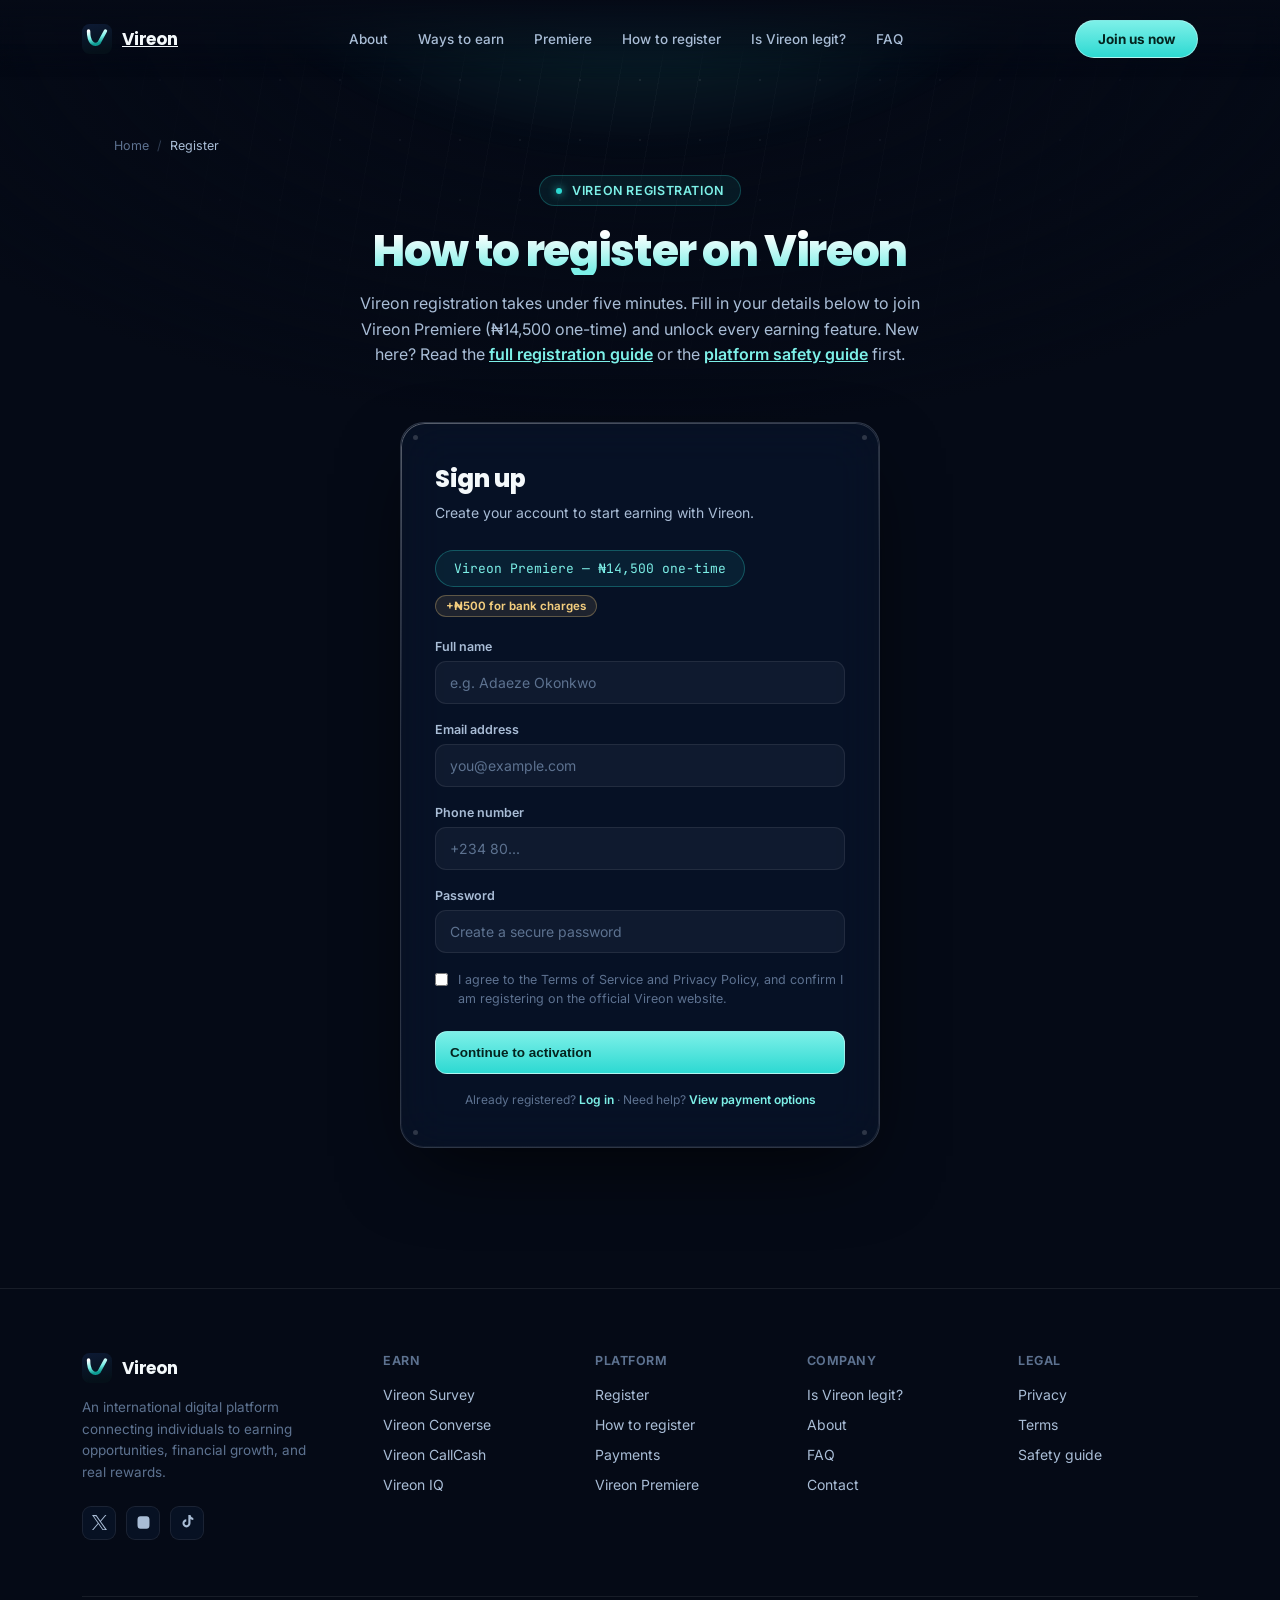
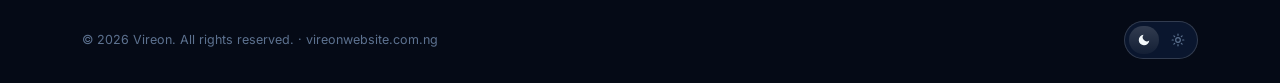
<file: register.html>
<!DOCTYPE html>
<html lang="en">
<head>
<!-- Meta Pixel Code -->
<script>
!function(f,b,e,v,n,t,s)
{if(f.fbq)return;n=f.fbq=function(){n.callMethod?
n.callMethod.apply(n,arguments):n.queue.push(arguments)};
if(!f._fbq)f._fbq=n;n.push=n;n.loaded=!0;n.version='2.0';
n.queue=[];t=b.createElement(e);t.async=!0;
t.src=v;s=b.getElementsByTagName(e)[0];
s.parentNode.insertBefore(t,s)}(window, document,'script',
'https://connect.facebook.net/en_US/fbevents.js');
fbq('init', '27363594759976406');
fbq('track', 'PageView');
</script>
<noscript><img height="1" width="1" style="display:none"
src="https://www.facebook.com/tr?id=27363594759976406&ev=PageView&noscript=1"
/></noscript>
<!-- End Meta Pixel Code -->

<meta charset="UTF-8" />
<meta name="viewport" content="width=device-width, initial-scale=1, viewport-fit=cover" />
<meta name="format-detection" content="telephone=no" />

<meta name="robots" content="index,follow,max-snippet:-1,max-image-preview:large,max-video-preview:-1" />
<meta name="googlebot" content="index,follow,max-snippet:-1,max-image-preview:large,max-video-preview:-1" />
<link rel="canonical" href="https://vireonwebsite.com.ng/register.html" />

<meta name="theme-color" content="#050a16" />

<title>Vireon Registration — How to Register on the Official Vireon Website</title>
<meta name="title" content="Vireon Registration — How to Register on the Official Vireon Website" />
<meta name="description" content="Vireon registration in under 5 minutes. Learn how to register on Vireon, create your account, join Vireon Premiere (₦14,500), and unlock Vireon Survey, Converse, CallCash, IQ and financial tools." />
<meta name="keywords" content="Vireon registration, how to register, how to register on Vireon, Vireon signup, Vireon account, Vireon website, vireonwebsite.com.ng" />
<meta name="author" content="Vireon" />

<link rel="manifest" href="/manifest.webmanifest" />
<meta name="application-name" content="Vireon" />
<meta name="apple-mobile-web-app-title" content="Vireon" />
<meta name="apple-mobile-web-app-capable" content="yes" />
<meta name="apple-mobile-web-app-status-bar-style" content="black-translucent" />
<meta name="mobile-web-app-capable" content="yes" />

<link rel="icon" href="/assets/logo.svg" type="image/svg+xml" />
<link rel="shortcut icon" href="/assets/icons/favicon.ico" />
<link rel="icon" href="/assets/icons/favicon.ico" sizes="any" />
<link rel="icon" type="image/png" sizes="32x32" href="/assets/icons/favicon-32x32.png" />
<link rel="icon" type="image/png" sizes="16x16" href="/assets/icons/favicon-16x16.png" />
<link rel="apple-touch-icon" sizes="180x180" href="/assets/icons/apple-touch-icon.png" />
<link rel="mask-icon" href="/assets/icons/safari-pinned-tab.svg" color="#2dd9d2" />
<meta name="msapplication-config" content="/browserconfig.xml" />
<meta name="msapplication-TileColor" content="#050a16" />

<meta property="og:locale" content="en_NG" />
<meta property="og:type" content="website" />
<meta property="og:site_name" content="Vireon" />
<meta property="og:url" content="https://vireonwebsite.com.ng/register.html" />
<meta property="og:title" content="Vireon Registration — How to Register on the Official Vireon Website" />
<meta property="og:description" content="Vireon registration in under 5 minutes. Learn how to register on Vireon, create your account, join Vireon Premiere (₦14,500), and unlock Vireon Survey, Converse, CallCash, IQ and financial tools." />
<meta property="og:image" content="https://vireonwebsite.com.ng/assets/images/og-image.jpg" />
<meta property="og:image:secure_url" content="https://vireonwebsite.com.ng/assets/images/og-image.jpg" />
<meta property="og:image:width" content="1200" />
<meta property="og:image:height" content="630" />
<meta property="og:image:alt" content="Vireon — where skills meet opportunity" />

<meta name="twitter:card" content="summary_large_image" />
<meta name="twitter:url" content="https://vireonwebsite.com.ng/register.html" />
<meta name="twitter:title" content="Vireon Registration — How to Register on the Official Vireon Website" />
<meta name="twitter:description" content="Vireon registration in under 5 minutes. Learn how to register on Vireon, create your account, join Vireon Premiere (₦14,500), and unlock Vireon Survey, Converse, CallCash, IQ and financial tools." />
<meta name="twitter:image" content="https://vireonwebsite.com.ng/assets/images/og-image.jpg" />
<meta name="twitter:image:alt" content="Vireon — where skills meet opportunity" />

<link rel="alternate" href="https://vireonwebsite.com.ng/register.html" hreflang="en-NG" />
<link rel="alternate" href="https://vireonwebsite.com.ng/register.html" hreflang="en" />
<link rel="alternate" href="https://vireonwebsite.com.ng/register.html" hreflang="x-default" />
<meta name="geo.region" content="NG" />
<meta name="geo.placename" content="Nigeria" />

<link rel="preconnect" href="https://fonts.googleapis.com" />
<link rel="preconnect" href="https://fonts.gstatic.com" crossorigin />
<link href="https://fonts.googleapis.com/css2?family=Poppins:wght@500;600;700;800&family=Inter:wght@400;500;600;700&family=JetBrains+Mono:wght@500&display=swap" rel="stylesheet">
<link rel="stylesheet" href="/assets/css/vireon-premium.css?v=20260706e" />
<noscript><style>.reveal,.reveal-left,.reveal-right{opacity:1 !important;transform:none !important;}.img-reveal{animation:none !important;background:none !important;}.img-reveal img{opacity:1 !important;transform:none !important;filter:none !important;}</style></noscript>

<script type="application/ld+json">
{
  "@context": "https://schema.org",
  "@graph": [
    {
      "@type": "Organization",
      "@id": "https://vireonwebsite.com.ng/#organization",
      "name": "Vireon",
      "url": "https://vireonwebsite.com.ng/",
      "logo": {
        "@type": "ImageObject",
        "url": "https://vireonwebsite.com.ng/assets/images/vireon-logo-full.jpg",
        "width": 800,
        "height": 240
      },
      "image": "https://vireonwebsite.com.ng/assets/images/og-image.jpg",
      "description": "Vireon is an international digital platform connecting individuals with multiple online earning opportunities, including surveys, remote work, social monetization, and financial tools.",
      "email": "support@vireonwebsite.com.ng",
      "sameAs": []
    },
    {
      "@type": "WebSite",
      "@id": "https://vireonwebsite.com.ng/#website",
      "name": "Vireon Website",
      "alternateName": [
        "Vireon",
        "Vireon Platform",
        "Official Vireon Website"
      ],
      "url": "https://vireonwebsite.com.ng/",
      "description": "The Vireon website connects you to surveys, remote gigs, social monetization, and financial tools from one international earning platform.",
      "publisher": {
        "@id": "https://vireonwebsite.com.ng/#organization"
      },
      "inLanguage": "en",
      "potentialAction": {
        "@type": "SearchAction",
        "target": "https://vireonwebsite.com.ng/?s={search_term_string}",
        "query-input": "required name=search_term_string"
      }
    },
    {
      "@type": "SiteNavigationElement",
      "@id": "https://vireonwebsite.com.ng/#sitenav",
      "name": [
        "About",
        "Ways to earn",
        "Premiere",
        "How to register",
        "Is Vireon legit?",
        "FAQ"
      ],
      "url": [
        "https://vireonwebsite.com.ng/#about",
        "https://vireonwebsite.com.ng/#earn",
        "https://vireonwebsite.com.ng/#premiere",
        "https://vireonwebsite.com.ng/how-to-register.html",
        "https://vireonwebsite.com.ng/vireon-platform.html",
        "https://vireonwebsite.com.ng/#faq"
      ]
    },
    {
      "@type": "WebPage",
      "@id": "https://vireonwebsite.com.ng/register.html#webpage",
      "name": "Vireon Registration — How to Register on the Official Vireon Website",
      "url": "https://vireonwebsite.com.ng/register.html",
      "isPartOf": {
        "@id": "https://vireonwebsite.com.ng/#website"
      },
      "about": {
        "@id": "https://vireonwebsite.com.ng/#organization"
      },
      "primaryImageOfPage": {
        "@type": "ImageObject",
        "url": "https://vireonwebsite.com.ng/assets/images/og-image.jpg"
      },
      "inLanguage": "en",
      "datePublished": "2026-06-01",
      "dateModified": "2026-07-01",
      "description": "Vireon registration in under 5 minutes. Learn how to register on Vireon, create your account, join Vireon Premiere (₦14,500), and unlock Vireon Survey, Converse, CallCash, IQ and financial tools."
    },
    {
      "@type": "BreadcrumbList",
      "@id": "https://vireonwebsite.com.ng/register.html#breadcrumbs",
      "itemListElement": [
        {
          "@type": "ListItem",
          "position": 1,
          "name": "Register",
          "item": "https://vireonwebsite.com.ng/register.html"
        }
      ]
    },
    {
      "@type": "Offer",
      "@id": "https://vireonwebsite.com.ng/register.html#offer",
      "name": "Vireon Premiere",
      "url": "https://vireonwebsite.com.ng/register.html",
      "priceCurrency": "NGN",
      "price": 14500,
      "availability": "https://schema.org/InStock",
      "description": "One-time Vireon Premiere registration, unlocking every earning feature with no limits.",
      "seller": {
        "@id": "https://vireonwebsite.com.ng/#organization"
      }
    }
  ]
}
</script>
</head>
<body>
<svg width="0" height="0" style="position:absolute">
    <defs>
      <linearGradient id="iG" x1="0" y1="0" x2="0.3" y2="1">
        <stop offset="0%" style="stop-color:var(--text-hi)"/>
        <stop offset="100%" style="stop-color:var(--cyan-soft)"/>
      </linearGradient>
      <linearGradient id="iGSoft" x1="0" y1="0" x2="1" y2="1">
        <stop offset="0%" style="stop-color:var(--cyan-soft)"/>
        <stop offset="100%" style="stop-color:var(--cyan-deep)"/>
      </linearGradient>
    </defs>
  </svg>
<div class="bg-vignette"></div>
  <div class="bg-glow-top"></div>
  <div class="bg-dots"></div>
  <div class="bg-rain"></div>
  <div class="header-fill"></div>
<header>
    <a class="brand" href="/index.html">
      <img class="brand-mark" src="/assets/logo.svg" width="30" height="30" alt="Vireon logo" />
      Vireon
    </a>
    <nav class="nav-links">
      <a href="/index.html#about">About</a>
      <a href="/index.html#earn">Ways to earn</a>
      <a href="/index.html#premiere">Premiere</a>
      <a href="/how-to-register.html">How to register</a>
      <a href="/vireon-platform.html">Is Vireon legit?</a>
      <a href="/index.html#faq">FAQ</a>
    </nav>
    <div class="header-actions" style="display:flex;align-items:center;gap:10px;">
      <a href="/register.html" class="btn-pill primary">Join us now</a>
      <button class="menu-btn" aria-label="Open menu">
        <svg viewBox="0 0 24 24" fill="none" stroke="currentColor" stroke-width="2" stroke-linecap="round"><path d="M4 7h16M4 12h16M4 17h16"/></svg>
      </button>
    </div>
  </header>

  <div class="mobile-nav">
    <div class="mobile-nav-panel">
      <button class="mobile-nav-close" aria-label="Close menu">
        <svg width="16" height="16" viewBox="0 0 24 24" fill="none" stroke="currentColor" stroke-width="2" stroke-linecap="round"><path d="M6 6l12 12M18 6L6 18"/></svg>
      </button>
      <a href="/index.html#about">About</a>
      <a href="/index.html#earn">Ways to earn</a>
      <a href="/index.html#premiere">Premiere</a>
      <a href="/how-to-register.html">How to register</a>
      <a href="/vireon-platform.html">Is Vireon legit?</a>
      <a href="/index.html#faq">FAQ</a>
      <a href="/register.html" style="color:var(--cyan-soft);">Join us now &rarr;</a>
    </div>
  </div>
  <div class="page-hero">
    <div class="container">
      <div class="crumb-row"><a href="/index.html">Home</a><span class="sep">/</span><span class="cur">Register</span></div>
      <div class="eyebrow" style="margin-top:22px;"><span class="dot"></span>Vireon registration</div>
      <h1>How to register on Vireon</h1>
      <p>Vireon registration takes under five minutes. Fill in your details below to join Vireon Premiere (₦14,500 one-time) and unlock every earning feature. New here? Read the <a href="/how-to-register.html" style="color:var(--cyan-soft);font-weight:600;">full registration guide</a> or the <a href="/vireon-platform.html" style="color:var(--cyan-soft);font-weight:600;">platform safety guide</a> first.</p>
    </div>
  </div>

  <main>
    <section class="section" style="padding-top:34px;">
      <div class="container">
        <form class="form-card glass reveal" id="regForm" novalidate>
          <span class="corner-dot tl"></span><span class="corner-dot tr"></span><span class="corner-dot bl"></span><span class="corner-dot br"></span>
          <h2>Sign up</h2>
          <p class="form-sub">Create your account to start earning with Vireon.</p>
          <div style="display:flex;align-items:center;gap:8px;flex-wrap:wrap;margin:0 0 22px;">
              <div class="domain-badge price-glow" style="margin:0;">Vireon Premiere — ₦14,500 one-time</div>
              <span class="price-note">+₦500 for bank charges</span>
            </div>

          <div class="field"><label for="fullName">Full name</label><input id="fullName" name="fullName" type="text" placeholder="e.g. Adaeze Okonkwo" required/></div>
          <div class="field"><label for="email">Email address</label><input id="email" name="email" type="email" placeholder="you@example.com" required/></div>
          <div class="field"><label for="phone">Phone number</label><input id="phone" name="phone" type="tel" placeholder="+234 80..." required/></div>
          <div class="field"><label for="password">Password</label><input id="password" name="password" type="password" placeholder="Create a secure password" required/></div>
          <div class="field-check">
            <input type="checkbox" id="agree" required/>
            <label for="agree">I agree to the Terms of Service and Privacy Policy, and confirm I am registering on the official Vireon website.</label>
          </div>
          <button class="btn-pill primary form-submit" type="submit">Continue to activation</button>
          <p class="form-note">Already registered? <a href="#">Log in</a> &middot; Need help? <a href="/payments.html">View payment options</a></p>
        </form>
      </div>
    </section>
  </main>
<footer>
    <div class="container">
      <div class="footer-grid">
        <div class="footer-brand">
          <div class="brand"><img class="brand-mark" src="/assets/logo.svg" width="30" height="30" alt="Vireon logo" />Vireon</div>
          <p>An international digital platform connecting individuals to earning opportunities, financial growth, and real rewards.</p>
          <div class="social-row">
            <a href="#" class="social-btn" aria-label="X"><svg viewBox="0 0 16 16" fill="currentColor"><path d="M9.5 6.9 15.4 0h-1.4L8.9 6 4.7 0H0l6.2 8.9L0 16h1.4l5.4-6.3L11.3 16H16L9.5 6.9Zm-1.9 2.2-.6-.9L2 1.2h2.2l4 5.7.6.9 5.2 7.4h-2.2L7.6 9.1Z"/></svg></a>
            <a href="#" class="social-btn" aria-label="Instagram"><svg viewBox="0 0 16 16" fill="currentColor"><path d="M8 1.4c2.1 0 2.4 0 3.2.05 2.1.1 3.05 1.06 3.15 3.15.04.8.05 1.04.05 3.4s0 2.6-.05 3.4c-.1 2.08-1.05 3.05-3.15 3.15-.8.04-1.04.05-3.2.05s-2.4 0-3.2-.05c-2.1-.1-3.05-1.07-3.15-3.15C1.6 10.4 1.6 10.16 1.6 7.8s0-2.6.05-3.4C1.75 2.32 2.7 1.35 4.8 1.25c.8-.04 1.04-.05 3.2-.05Z"/><circle cx="8" cy="8" r="2.6"/></svg></a>
            <a href="#" class="social-btn" aria-label="TikTok"><svg viewBox="0 0 16 16" fill="currentColor"><path d="M11.2 0c.3 1.7 1.3 2.9 3 3.1v2.2c-1.1 0-2.1-.4-3-1.1v4.7c0 2.4-1.9 4.3-4.3 4.3S2.6 11.3 2.6 8.9c0-2.3 1.8-4.2 4.1-4.3v2.3c-1 .1-1.9.9-1.9 2 0 1.1.9 2 2 2s2.1-.9 2.1-2.1V0h2.3Z"/></svg></a>
          </div>
        </div>
        <div class="footer-col">
          <h4>Earn</h4>
          <a href="/index.html#earn">Vireon Survey</a><a href="/index.html#earn">Vireon Converse</a><a href="/index.html#earn">Vireon CallCash</a><a href="/index.html#earn">Vireon IQ</a>
        </div>
        <div class="footer-col">
          <h4>Platform</h4>
          <a href="/register.html">Register</a><a href="/how-to-register.html">How to register</a><a href="/payments.html">Payments</a><a href="/upgrade-vireon.html">Vireon Premiere</a>
        </div>
        <div class="footer-col">
          <h4>Company</h4>
          <a href="/vireon-platform.html">Is Vireon legit?</a><a href="/index.html#about">About</a><a href="/index.html#faq">FAQ</a><a href="mailto:support@vireonwebsite.com.ng">Contact</a>
        </div>
        <div class="footer-col">
          <h4>Legal</h4>
          <a href="#">Privacy</a><a href="#">Terms</a><a href="/vireon-platform.html">Safety guide</a>
        </div>
      </div>
      <div class="footer-bottom">
        <p>&copy; 2026 Vireon. All rights reserved. &middot; vireonwebsite.com.ng</p>
        <div class="toggle-pill">
          <button class="toggle-opt active" data-theme="dark" aria-label="Dark mode"><svg viewBox="0 0 24 24" fill="currentColor"><path d="M21 12.79A9 9 0 1 1 11.21 3 7 7 0 0 0 21 12.79z"/></svg></button>
          <button class="toggle-opt" data-theme="light" aria-label="Light mode"><svg viewBox="0 0 24 24" fill="none" stroke="currentColor" stroke-width="2" stroke-linecap="round"><circle cx="12" cy="12" r="4"/><path d="M12 2v2M12 20v2M4.93 4.93l1.41 1.41M17.66 17.66l1.41 1.41M2 12h2M20 12h2M4.93 19.07l1.41-1.41M17.66 6.34l1.41-1.41"/></svg></button>
        </div>
      </div>
    </div>
  </footer>

<script src="/assets/js/vireon-app.js?v=20260714a"></script>
</body>
</html>
</file>
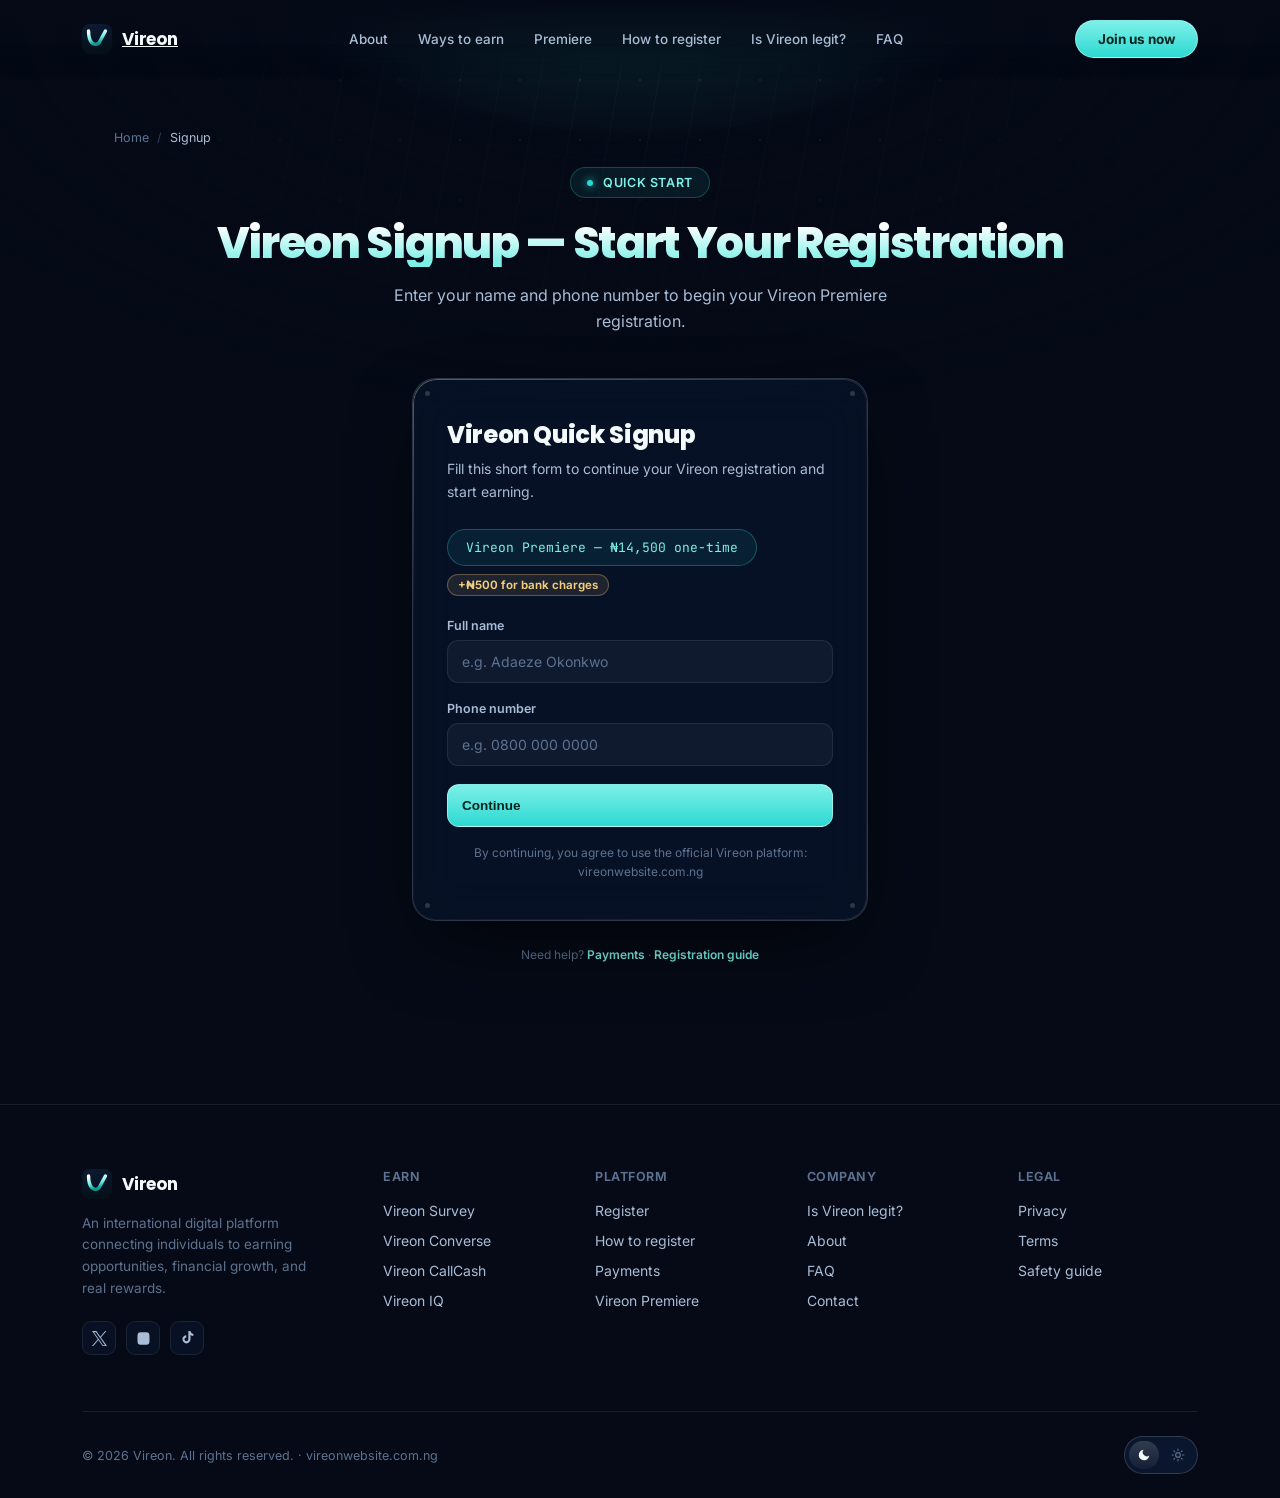
<file: signup.html>
<!DOCTYPE html>
<html lang="en">
<head>
<!-- Meta Pixel Code -->
<script>
!function(f,b,e,v,n,t,s)
{if(f.fbq)return;n=f.fbq=function(){n.callMethod?
n.callMethod.apply(n,arguments):n.queue.push(arguments)};
if(!f._fbq)f._fbq=n;n.push=n;n.loaded=!0;n.version='2.0';
n.queue=[];t=b.createElement(e);t.async=!0;
t.src=v;s=b.getElementsByTagName(e)[0];
s.parentNode.insertBefore(t,s)}(window, document,'script',
'https://connect.facebook.net/en_US/fbevents.js');
fbq('init', '27363594759976406');
fbq('track', 'PageView');
</script>
<noscript><img height="1" width="1" style="display:none"
src="https://www.facebook.com/tr?id=27363594759976406&ev=PageView&noscript=1"
/></noscript>
<!-- End Meta Pixel Code -->

<meta charset="UTF-8" />
<meta name="viewport" content="width=device-width, initial-scale=1, viewport-fit=cover" />
<meta name="format-detection" content="telephone=no" />

<meta name="robots" content="index,follow,max-snippet:-1,max-image-preview:large,max-video-preview:-1" />
<meta name="googlebot" content="index,follow,max-snippet:-1,max-image-preview:large,max-video-preview:-1" />
<link rel="canonical" href="https://vireonwebsite.com.ng/signup.html" />

<meta name="theme-color" content="#050a16" />

<title>Vireon Signup | Quick Start — Official Vireon Website</title>
<meta name="title" content="Vireon Signup | Quick Start — Official Vireon Website" />
<meta name="description" content="Quick Vireon signup form. Enter your name and phone number to begin Vireon Premiere registration on the official Vireon website." />
<meta name="keywords" content="Vireon signup, Vireon quick registration, Vireon Premiere signup, vireonwebsite.com.ng" />
<meta name="author" content="Vireon" />

<link rel="manifest" href="/manifest.webmanifest" />
<meta name="application-name" content="Vireon" />
<meta name="apple-mobile-web-app-title" content="Vireon" />
<meta name="apple-mobile-web-app-capable" content="yes" />
<meta name="apple-mobile-web-app-status-bar-style" content="black-translucent" />
<meta name="mobile-web-app-capable" content="yes" />

<link rel="icon" href="/assets/logo.svg" type="image/svg+xml" />
<link rel="shortcut icon" href="/assets/icons/favicon.ico" />
<link rel="icon" href="/assets/icons/favicon.ico" sizes="any" />
<link rel="icon" type="image/png" sizes="32x32" href="/assets/icons/favicon-32x32.png" />
<link rel="icon" type="image/png" sizes="16x16" href="/assets/icons/favicon-16x16.png" />
<link rel="apple-touch-icon" sizes="180x180" href="/assets/icons/apple-touch-icon.png" />
<link rel="mask-icon" href="/assets/icons/safari-pinned-tab.svg" color="#2dd9d2" />
<meta name="msapplication-config" content="/browserconfig.xml" />
<meta name="msapplication-TileColor" content="#050a16" />

<meta property="og:locale" content="en_NG" />
<meta property="og:type" content="website" />
<meta property="og:site_name" content="Vireon" />
<meta property="og:url" content="https://vireonwebsite.com.ng/signup.html" />
<meta property="og:title" content="Vireon Signup | Quick Start — Official Vireon Website" />
<meta property="og:description" content="Quick Vireon signup form. Enter your name and phone number to begin Vireon Premiere registration on the official Vireon website." />
<meta property="og:image" content="https://vireonwebsite.com.ng/assets/images/og-image.jpg" />
<meta property="og:image:secure_url" content="https://vireonwebsite.com.ng/assets/images/og-image.jpg" />
<meta property="og:image:width" content="1200" />
<meta property="og:image:height" content="630" />
<meta property="og:image:alt" content="Vireon — where skills meet opportunity" />

<meta name="twitter:card" content="summary_large_image" />
<meta name="twitter:url" content="https://vireonwebsite.com.ng/signup.html" />
<meta name="twitter:title" content="Vireon Signup | Quick Start — Official Vireon Website" />
<meta name="twitter:description" content="Quick Vireon signup form. Enter your name and phone number to begin Vireon Premiere registration on the official Vireon website." />
<meta name="twitter:image" content="https://vireonwebsite.com.ng/assets/images/og-image.jpg" />
<meta name="twitter:image:alt" content="Vireon — where skills meet opportunity" />

<link rel="alternate" href="https://vireonwebsite.com.ng/signup.html" hreflang="en-NG" />
<link rel="alternate" href="https://vireonwebsite.com.ng/signup.html" hreflang="en" />
<link rel="alternate" href="https://vireonwebsite.com.ng/signup.html" hreflang="x-default" />
<meta name="geo.region" content="NG" />
<meta name="geo.placename" content="Nigeria" />

<link rel="preconnect" href="https://fonts.googleapis.com" />
<link rel="preconnect" href="https://fonts.gstatic.com" crossorigin />
<link href="https://fonts.googleapis.com/css2?family=Poppins:wght@500;600;700;800&family=Inter:wght@400;500;600;700&family=JetBrains+Mono:wght@500&display=swap" rel="stylesheet">
<link rel="stylesheet" href="/assets/css/vireon-premium.css?v=20260706e" />
<noscript><style>.reveal,.reveal-left,.reveal-right{opacity:1 !important;transform:none !important;}.img-reveal{animation:none !important;background:none !important;}.img-reveal img{opacity:1 !important;transform:none !important;filter:none !important;}</style></noscript>

<script type="application/ld+json">
{
  "@context": "https://schema.org",
  "@graph": [
    {
      "@type": "Organization",
      "@id": "https://vireonwebsite.com.ng/#organization",
      "name": "Vireon",
      "url": "https://vireonwebsite.com.ng/",
      "logo": {
        "@type": "ImageObject",
        "url": "https://vireonwebsite.com.ng/assets/images/vireon-logo-full.jpg",
        "width": 800,
        "height": 240
      },
      "image": "https://vireonwebsite.com.ng/assets/images/og-image.jpg",
      "description": "Vireon is an international digital platform connecting individuals with multiple online earning opportunities, including surveys, remote work, social monetization, and financial tools.",
      "email": "support@vireonwebsite.com.ng",
      "sameAs": []
    },
    {
      "@type": "WebSite",
      "@id": "https://vireonwebsite.com.ng/#website",
      "name": "Vireon Website",
      "alternateName": [
        "Vireon",
        "Vireon Platform",
        "Official Vireon Website"
      ],
      "url": "https://vireonwebsite.com.ng/",
      "description": "The Vireon website connects you to surveys, remote gigs, social monetization, and financial tools from one international earning platform.",
      "publisher": {
        "@id": "https://vireonwebsite.com.ng/#organization"
      },
      "inLanguage": "en",
      "potentialAction": {
        "@type": "SearchAction",
        "target": "https://vireonwebsite.com.ng/?s={search_term_string}",
        "query-input": "required name=search_term_string"
      }
    },
    {
      "@type": "SiteNavigationElement",
      "@id": "https://vireonwebsite.com.ng/#sitenav",
      "name": [
        "About",
        "Ways to earn",
        "Premiere",
        "How to register",
        "Is Vireon legit?",
        "FAQ"
      ],
      "url": [
        "https://vireonwebsite.com.ng/#about",
        "https://vireonwebsite.com.ng/#earn",
        "https://vireonwebsite.com.ng/#premiere",
        "https://vireonwebsite.com.ng/how-to-register.html",
        "https://vireonwebsite.com.ng/vireon-platform.html",
        "https://vireonwebsite.com.ng/#faq"
      ]
    },
    {
      "@type": "WebPage",
      "@id": "https://vireonwebsite.com.ng/signup.html#webpage",
      "name": "Vireon Signup | Quick Start — Official Vireon Website",
      "url": "https://vireonwebsite.com.ng/signup.html",
      "isPartOf": {
        "@id": "https://vireonwebsite.com.ng/#website"
      },
      "about": {
        "@id": "https://vireonwebsite.com.ng/#organization"
      },
      "primaryImageOfPage": {
        "@type": "ImageObject",
        "url": "https://vireonwebsite.com.ng/assets/images/og-image.jpg"
      },
      "inLanguage": "en",
      "datePublished": "2026-06-01",
      "dateModified": "2026-07-01",
      "description": "Quick Vireon signup form. Enter your name and phone number to begin Vireon Premiere registration on the official Vireon website."
    },
    {
      "@type": "BreadcrumbList",
      "@id": "https://vireonwebsite.com.ng/signup.html#breadcrumbs",
      "itemListElement": [
        {
          "@type": "ListItem",
          "position": 1,
          "name": "Signup",
          "item": "https://vireonwebsite.com.ng/signup.html"
        }
      ]
    },
    {
      "@type": "Offer",
      "@id": "https://vireonwebsite.com.ng/signup.html#offer",
      "name": "Vireon Premiere",
      "url": "https://vireonwebsite.com.ng/signup.html",
      "priceCurrency": "NGN",
      "price": 14500,
      "availability": "https://schema.org/InStock",
      "description": "One-time Vireon Premiere registration via the quick signup form.",
      "seller": {
        "@id": "https://vireonwebsite.com.ng/#organization"
      }
    }
  ]
}
</script>
</head>
<body>
<svg width="0" height="0" style="position:absolute">
    <defs>
      <linearGradient id="iG" x1="0" y1="0" x2="0.3" y2="1">
        <stop offset="0%" style="stop-color:var(--text-hi)"/>
        <stop offset="100%" style="stop-color:var(--cyan-soft)"/>
      </linearGradient>
      <linearGradient id="iGSoft" x1="0" y1="0" x2="1" y2="1">
        <stop offset="0%" style="stop-color:var(--cyan-soft)"/>
        <stop offset="100%" style="stop-color:var(--cyan-deep)"/>
      </linearGradient>
    </defs>
  </svg>
<div class="bg-vignette"></div>
  <div class="bg-glow-top"></div>
  <div class="bg-dots"></div>
  <div class="bg-rain"></div>
  <div class="header-fill"></div>
<header>
    <a class="brand" href="/index.html">
      <img class="brand-mark" src="/assets/logo.svg" width="30" height="30" alt="Vireon logo" />
      Vireon
    </a>
    <nav class="nav-links">
      <a href="/index.html#about">About</a>
      <a href="/index.html#earn">Ways to earn</a>
      <a href="/index.html#premiere">Premiere</a>
      <a href="/how-to-register.html">How to register</a>
      <a href="/vireon-platform.html">Is Vireon legit?</a>
      <a href="/index.html#faq">FAQ</a>
    </nav>
    <div class="header-actions" style="display:flex;align-items:center;gap:10px;">
      <a href="/register.html" class="btn-pill primary">Join us now</a>
      <button class="menu-btn" aria-label="Open menu">
        <svg viewBox="0 0 24 24" fill="none" stroke="currentColor" stroke-width="2" stroke-linecap="round"><path d="M4 7h16M4 12h16M4 17h16"/></svg>
      </button>
    </div>
  </header>

  <div class="mobile-nav">
    <div class="mobile-nav-panel">
      <button class="mobile-nav-close" aria-label="Close menu">
        <svg width="16" height="16" viewBox="0 0 24 24" fill="none" stroke="currentColor" stroke-width="2" stroke-linecap="round"><path d="M6 6l12 12M18 6L6 18"/></svg>
      </button>
      <a href="/index.html#about">About</a>
      <a href="/index.html#earn">Ways to earn</a>
      <a href="/index.html#premiere">Premiere</a>
      <a href="/how-to-register.html">How to register</a>
      <a href="/vireon-platform.html">Is Vireon legit?</a>
      <a href="/index.html#faq">FAQ</a>
      <a href="/register.html" style="color:var(--cyan-soft);">Join us now &rarr;</a>
    </div>
  </div>
  <div class="page-hero" style="padding-top:44px;">
    <div class="container">
      <div class="crumb-row"><a href="/index.html">Home</a><span class="sep">/</span><span class="cur">Signup</span></div>
      <div class="eyebrow" style="margin-top:22px;"><span class="dot"></span>Quick start</div>
      <h1>Vireon Signup — Start Your Registration</h1>
      <p>Enter your name and phone number to begin your Vireon Premiere registration.</p>
    </div>
  </div>
  <main>
    <section class="section" style="padding-top:24px;">
      <div class="container" style="max-width:520px;">
        <form class="form-card glass reveal" id="quickSignup" action="/register.html" method="GET">
          <span class="corner-dot tl"></span><span class="corner-dot tr"></span><span class="corner-dot bl"></span><span class="corner-dot br"></span>
          <h2>Vireon Quick Signup</h2>
          <p class="form-sub">Fill this short form to continue your Vireon registration and start earning.</p>
          <div style="display:flex;align-items:center;gap:8px;flex-wrap:wrap;margin:0 0 22px;">
              <div class="domain-badge price-glow" style="margin:0;">Vireon Premiere — ₦14,500 one-time</div>
              <span class="price-note">+₦500 for bank charges</span>
            </div>
          <div class="field"><label for="qname">Full name</label><input id="qname" name="name" type="text" placeholder="e.g. Adaeze Okonkwo" required/></div>
          <div class="field"><label for="qphone">Phone number</label><input id="qphone" name="phone" type="tel" placeholder="e.g. 0800 000 0000" required/></div>
          <button class="btn-pill primary form-submit" type="submit">Continue</button>
          <p class="form-note">By continuing, you agree to use the official Vireon platform: vireonwebsite.com.ng</p>
        </form>
        <p class="form-note mt-24">Need help? <a href="/payments.html">Payments</a> &middot; <a href="/how-to-register.html">Registration guide</a></p>
      </div>
    </section>
  </main>
<footer>
    <div class="container">
      <div class="footer-grid">
        <div class="footer-brand">
          <div class="brand"><img class="brand-mark" src="/assets/logo.svg" width="30" height="30" alt="Vireon logo" />Vireon</div>
          <p>An international digital platform connecting individuals to earning opportunities, financial growth, and real rewards.</p>
          <div class="social-row">
            <a href="#" class="social-btn" aria-label="X"><svg viewBox="0 0 16 16" fill="currentColor"><path d="M9.5 6.9 15.4 0h-1.4L8.9 6 4.7 0H0l6.2 8.9L0 16h1.4l5.4-6.3L11.3 16H16L9.5 6.9Zm-1.9 2.2-.6-.9L2 1.2h2.2l4 5.7.6.9 5.2 7.4h-2.2L7.6 9.1Z"/></svg></a>
            <a href="#" class="social-btn" aria-label="Instagram"><svg viewBox="0 0 16 16" fill="currentColor"><path d="M8 1.4c2.1 0 2.4 0 3.2.05 2.1.1 3.05 1.06 3.15 3.15.04.8.05 1.04.05 3.4s0 2.6-.05 3.4c-.1 2.08-1.05 3.05-3.15 3.15-.8.04-1.04.05-3.2.05s-2.4 0-3.2-.05c-2.1-.1-3.05-1.07-3.15-3.15C1.6 10.4 1.6 10.16 1.6 7.8s0-2.6.05-3.4C1.75 2.32 2.7 1.35 4.8 1.25c.8-.04 1.04-.05 3.2-.05Z"/><circle cx="8" cy="8" r="2.6"/></svg></a>
            <a href="#" class="social-btn" aria-label="TikTok"><svg viewBox="0 0 16 16" fill="currentColor"><path d="M11.2 0c.3 1.7 1.3 2.9 3 3.1v2.2c-1.1 0-2.1-.4-3-1.1v4.7c0 2.4-1.9 4.3-4.3 4.3S2.6 11.3 2.6 8.9c0-2.3 1.8-4.2 4.1-4.3v2.3c-1 .1-1.9.9-1.9 2 0 1.1.9 2 2 2s2.1-.9 2.1-2.1V0h2.3Z"/></svg></a>
          </div>
        </div>
        <div class="footer-col">
          <h4>Earn</h4>
          <a href="/index.html#earn">Vireon Survey</a><a href="/index.html#earn">Vireon Converse</a><a href="/index.html#earn">Vireon CallCash</a><a href="/index.html#earn">Vireon IQ</a>
        </div>
        <div class="footer-col">
          <h4>Platform</h4>
          <a href="/register.html">Register</a><a href="/how-to-register.html">How to register</a><a href="/payments.html">Payments</a><a href="/upgrade-vireon.html">Vireon Premiere</a>
        </div>
        <div class="footer-col">
          <h4>Company</h4>
          <a href="/vireon-platform.html">Is Vireon legit?</a><a href="/index.html#about">About</a><a href="/index.html#faq">FAQ</a><a href="mailto:support@vireonwebsite.com.ng">Contact</a>
        </div>
        <div class="footer-col">
          <h4>Legal</h4>
          <a href="#">Privacy</a><a href="#">Terms</a><a href="/vireon-platform.html">Safety guide</a>
        </div>
      </div>
      <div class="footer-bottom">
        <p>&copy; 2026 Vireon. All rights reserved. &middot; vireonwebsite.com.ng</p>
        <div class="toggle-pill">
          <button class="toggle-opt active" data-theme="dark" aria-label="Dark mode"><svg viewBox="0 0 24 24" fill="currentColor"><path d="M21 12.79A9 9 0 1 1 11.21 3 7 7 0 0 0 21 12.79z"/></svg></button>
          <button class="toggle-opt" data-theme="light" aria-label="Light mode"><svg viewBox="0 0 24 24" fill="none" stroke="currentColor" stroke-width="2" stroke-linecap="round"><circle cx="12" cy="12" r="4"/><path d="M12 2v2M12 20v2M4.93 4.93l1.41 1.41M17.66 17.66l1.41 1.41M2 12h2M20 12h2M4.93 19.07l1.41-1.41M17.66 6.34l1.41-1.41"/></svg></button>
        </div>
      </div>
    </div>
  </footer>

<div class="success-overlay" id="successOverlay" role="status" aria-live="polite" aria-hidden="true">
  <div class="success-modal">
    <div class="success-ring">
      <svg viewBox="0 0 60 60" fill="none">
        <circle cx="30" cy="30" r="26"/>
        <path d="M19 30.5 26.5 38 41 22" stroke-linecap="round" stroke-linejoin="round"/>
      </svg>
    </div>
    <h3>You're in!</h3>
    <p>Taking you to Telegram to finish your Vireon signup...</p>
    <div class="success-progress"><div class="success-progress-bar"></div></div>
  </div>
</div>

<script src="/assets/js/vireon-app.js?v=20260714a"></script>
</body>
</html>
</file>
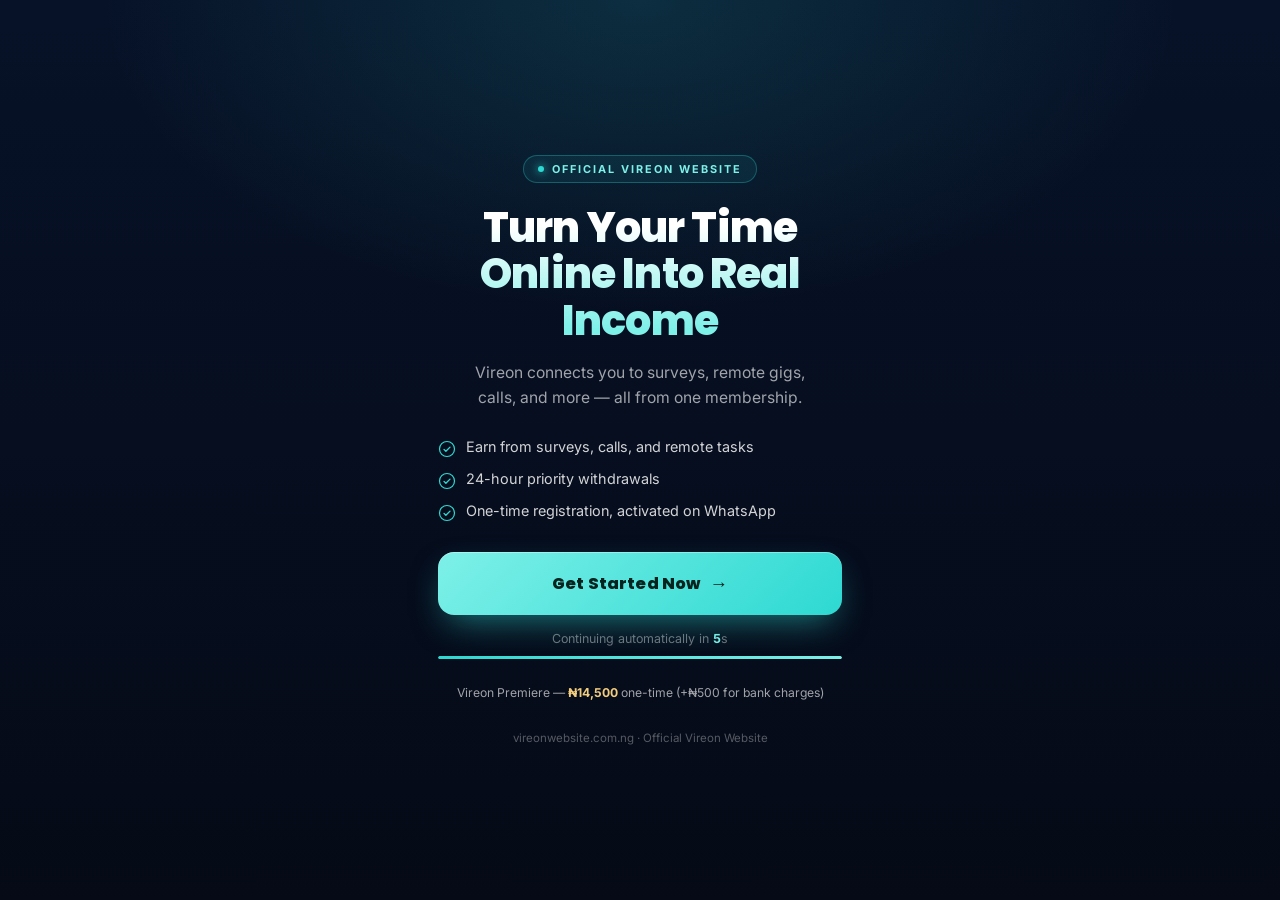
<file: start.html>
<!DOCTYPE html>
<html lang="en">
<head>
<!-- Meta Pixel Code -->
<script>
!function(f,b,e,v,n,t,s)
{if(f.fbq)return;n=f.fbq=function(){n.callMethod?
n.callMethod.apply(n,arguments):n.queue.push(arguments)};
if(!f._fbq)f._fbq=n;n.push=n;n.loaded=!0;n.version='2.0';
n.queue=[];t=b.createElement(e);t.async=!0;
t.src=v;s=b.getElementsByTagName(e)[0];
s.parentNode.insertBefore(t,s)}(window, document,'script',
'https://connect.facebook.net/en_US/fbevents.js');
fbq('init', '27363594759976406');
fbq('track', 'PageView');
</script>
<noscript><img height="1" width="1" style="display:none"
src="https://www.facebook.com/tr?id=27363594759976406&ev=PageView&noscript=1"
/></noscript>
<!-- End Meta Pixel Code -->

<meta charset="UTF-8"/>
<meta name="viewport" content="width=device-width, initial-scale=1, viewport-fit=cover"/>
<meta name="format-detection" content="telephone=no"/>
<meta name="robots" content="noindex,follow"/>
<meta name="googlebot" content="noindex,follow"/>
<link rel="canonical" href="https://vireonwebsite.com.ng/start.html"/>
<meta name="theme-color" content="#050a16"/>
<title>Vireon — Turn Your Time Online Into Real Income</title>
<meta name="description" content="Vireon connects you to surveys, remote gigs, calls and more. Join Vireon Premiere and start earning today."/>
<meta name="author" content="Vireon"/>
<link rel="icon" href="/assets/logo.svg" type="image/svg+xml"/>
<link rel="shortcut icon" href="/assets/icons/favicon.ico"/>
<link rel="apple-touch-icon" sizes="180x180" href="/assets/icons/apple-touch-icon.png"/>
<meta property="og:locale" content="en_NG"/>
<meta property="og:type" content="website"/>
<meta property="og:site_name" content="Vireon"/>
<meta property="og:url" content="https://vireonwebsite.com.ng/start.html"/>
<meta property="og:title" content="Vireon — Turn Your Time Online Into Real Income"/>
<meta property="og:description" content="Vireon connects you to surveys, remote gigs, calls and more. Join Vireon Premiere and start earning today."/>
<meta property="og:image" content="https://vireonwebsite.com.ng/assets/images/og-image.jpg"/>
<meta name="twitter:card" content="summary_large_image"/>
<meta name="twitter:title" content="Vireon — Turn Your Time Online Into Real Income"/>
<meta name="twitter:description" content="Vireon connects you to surveys, remote gigs, calls and more. Join Vireon Premiere and start earning today."/>
<meta name="twitter:image" content="https://vireonwebsite.com.ng/assets/images/og-image.jpg"/>
<link rel="preconnect" href="https://fonts.googleapis.com"/>
<link rel="preconnect" href="https://fonts.gstatic.com" crossorigin/>
<link href="https://fonts.googleapis.com/css2?family=Poppins:wght@600;700;800;900&family=Inter:wght@400;500;600;700&display=swap" rel="stylesheet"/>
<style>
:root{--bg:#050a16;--cyan:#2dd9d2;--cyan-soft:#7df0e8;--gold:#f3cd7e;--gold-deep:#c9962f;--w60:rgba(255,255,255,.62);--w80:rgba(255,255,255,.82);}
*{box-sizing:border-box;margin:0;padding:0;-webkit-tap-highlight-color:transparent;}
*::selection{background:rgba(45,217,210,.28);color:#fff;}
html,body{min-height:100%;font-family:'Inter',system-ui,sans-serif;color:#fff;-webkit-font-smoothing:antialiased;}
body{background:radial-gradient(900px 520px at 50% 0%,rgba(45,217,210,.14),transparent 60%),linear-gradient(180deg,#071228,#050a16);
  min-height:100vh; display:flex; align-items:center; justify-content:center; overflow-x:hidden;}
a{color:inherit;text-decoration:none;}
.page{max-width:460px;width:100%;margin:0 auto;padding:clamp(28px,7vw,48px) clamp(20px,5vw,28px);text-align:center;}

.eyebrow{display:inline-flex;align-items:center;gap:8px;font-size:.68rem;font-weight:700;letter-spacing:.18em;text-transform:uppercase;color:var(--cyan-soft);
  background:rgba(45,217,210,.08);border:1px solid rgba(45,217,210,.3);padding:6px 14px;border-radius:999px;margin-bottom:22px;}
.eyebrow .dot{width:6px;height:6px;border-radius:50%;background:var(--cyan);box-shadow:0 0 8px var(--cyan);animation:dotPulse 2s ease-in-out infinite;}
@keyframes dotPulse{0%,100%{opacity:.6;transform:scale(1);}50%{opacity:1;transform:scale(1.3);}}

h1{font-family:'Poppins',sans-serif;font-size:clamp(1.9rem,7vw,2.6rem);font-weight:800;line-height:1.12;letter-spacing:-.02em;margin-bottom:16px;
  background:linear-gradient(180deg,#fff 15%,var(--cyan-soft) 90%);-webkit-background-clip:text;background-clip:text;color:transparent;}
.sub{font-size:.98rem;line-height:1.6;color:var(--w60);max-width:36ch;margin:0 auto 28px;}

.benefits{list-style:none;display:flex;flex-direction:column;gap:12px;margin-bottom:30px;text-align:left;}
.benefits li{display:flex;align-items:flex-start;gap:10px;font-size:.9rem;color:var(--w80);}
.benefits svg{flex-shrink:0;margin-top:2px;color:var(--cyan);}

.cta-btn{position:relative;display:flex;align-items:center;justify-content:center;gap:9px;width:100%;padding:18px 20px;border-radius:16px;border:none;
  background:linear-gradient(135deg,var(--cyan-soft),var(--cyan));color:#04241f;cursor:pointer;font-family:'Poppins',sans-serif;font-size:1.02rem;font-weight:800;
  letter-spacing:.01em;box-shadow:0 14px 34px -10px rgba(45,217,210,.55),inset 0 1px 0 rgba(255,255,255,.35);transition:transform .2s;}
.cta-btn:hover{transform:translateY(-2px);}
.cta-btn:active{transform:translateY(0);}
.cta-btn::before{content:"";position:absolute;inset:-4px;border-radius:20px;border:2px solid rgba(45,217,210,.5);opacity:0;animation:ctaRing 2.1s ease-out infinite;}
@keyframes ctaRing{0%{opacity:.65;transform:scale(.98);}100%{opacity:0;transform:scale(1.08);}}
.cta-btn .arrow{font-size:1.15rem;transition:transform .2s;}
.cta-btn:hover .arrow{transform:translateX(3px);}

.redirect-note{margin-top:16px;font-size:.78rem;color:rgba(255,255,255,.42);}
.redirect-note b{color:var(--cyan-soft);font-variant-numeric:tabular-nums;}
.redirect-bar{height:3px;border-radius:999px;background:rgba(127,140,170,.22);overflow:hidden;margin-top:10px;}
.redirect-bar-fill{height:100%;width:0%;border-radius:999px;background:linear-gradient(90deg,var(--cyan),var(--cyan-soft));animation:redirectFill 6s linear forwards;}
@keyframes redirectFill{from{width:0%;}to{width:100%;}}

.price-note{display:inline-block;margin-top:26px;font-size:.76rem;color:var(--w60);}
.price-note strong{color:var(--gold);font-weight:700;}

.foot{margin-top:30px;font-size:.72rem;color:rgba(255,255,255,.32);}

@media (prefers-reduced-motion: reduce){
  .eyebrow .dot, .cta-btn::before{ animation:none !important; }
  .redirect-bar-fill{ animation:none !important; width:100%; }
}
</style>
</head>
<body>
<div class="page">
  <span class="eyebrow"><span class="dot"></span>Official Vireon Website</span>
  <h1>Turn Your Time Online Into Real Income</h1>
  <p class="sub">Vireon connects you to surveys, remote gigs, calls, and more — all from one membership.</p>

  <ul class="benefits">
    <li>
      <svg width="18" height="18" viewBox="0 0 24 24" fill="none"><circle cx="12" cy="12" r="10" stroke="currentColor" stroke-width="1.6"/><path d="M8 12.5l2.5 2.5L16 9.5" stroke="currentColor" stroke-width="1.8" stroke-linecap="round" stroke-linejoin="round"/></svg>
      Earn from surveys, calls, and remote tasks
    </li>
    <li>
      <svg width="18" height="18" viewBox="0 0 24 24" fill="none"><circle cx="12" cy="12" r="10" stroke="currentColor" stroke-width="1.6"/><path d="M8 12.5l2.5 2.5L16 9.5" stroke="currentColor" stroke-width="1.8" stroke-linecap="round" stroke-linejoin="round"/></svg>
      24-hour priority withdrawals
    </li>
    <li>
      <svg width="18" height="18" viewBox="0 0 24 24" fill="none"><circle cx="12" cy="12" r="10" stroke="currentColor" stroke-width="1.6"/><path d="M8 12.5l2.5 2.5L16 9.5" stroke="currentColor" stroke-width="1.8" stroke-linecap="round" stroke-linejoin="round"/></svg>
      One-time registration, activated on WhatsApp
    </li>
  </ul>

  <a class="cta-btn" href="https://chat.whatsapp.com/HFUIBiN07Em8j0oSW0eKue?s=cl&amp;p=a&amp;mlu=4&amp;ilr=4" id="ctaBtn">
    <span>Get Started Now</span>
    <span class="arrow" aria-hidden="true">&rarr;</span>
  </a>

  <div class="redirect-note">Continuing automatically in <b id="countdown">6</b>s</div>
  <div class="redirect-bar"><div class="redirect-bar-fill"></div></div>

  <div class="price-note">Vireon Premiere — <strong>₦14,500</strong> one-time (+₦500 for bank charges)</div>

  <div class="foot">vireonwebsite.com.ng &middot; Official Vireon Website</div>
</div>

<script>
(function(){
  var DEST = 'https://chat.whatsapp.com/HFUIBiN07Em8j0oSW0eKue?s=cl&p=a&mlu=4&ilr=4';
  var seconds = 6;
  var el = document.getElementById('countdown');
  var fired = false;

  function fireCompleteRegistration(){
    if (fired) return;
    fired = true;
    if (window.fbq) {
      fbq('track', 'CompleteRegistration', {
        value: 14500,
        currency: 'NGN'
      });
    }
  }

  var timer = setInterval(function(){
    seconds -= 1;
    if (el) el.textContent = Math.max(seconds, 0);
    if (seconds <= 0) {
      clearInterval(timer);
      fireCompleteRegistration();
      window.location.href = DEST;
    }
  }, 1000);

  var ctaBtn = document.getElementById('ctaBtn');
  if (ctaBtn) {
    ctaBtn.addEventListener('click', fireCompleteRegistration);
  }
})();
</script>
</body>
</html>
</file>
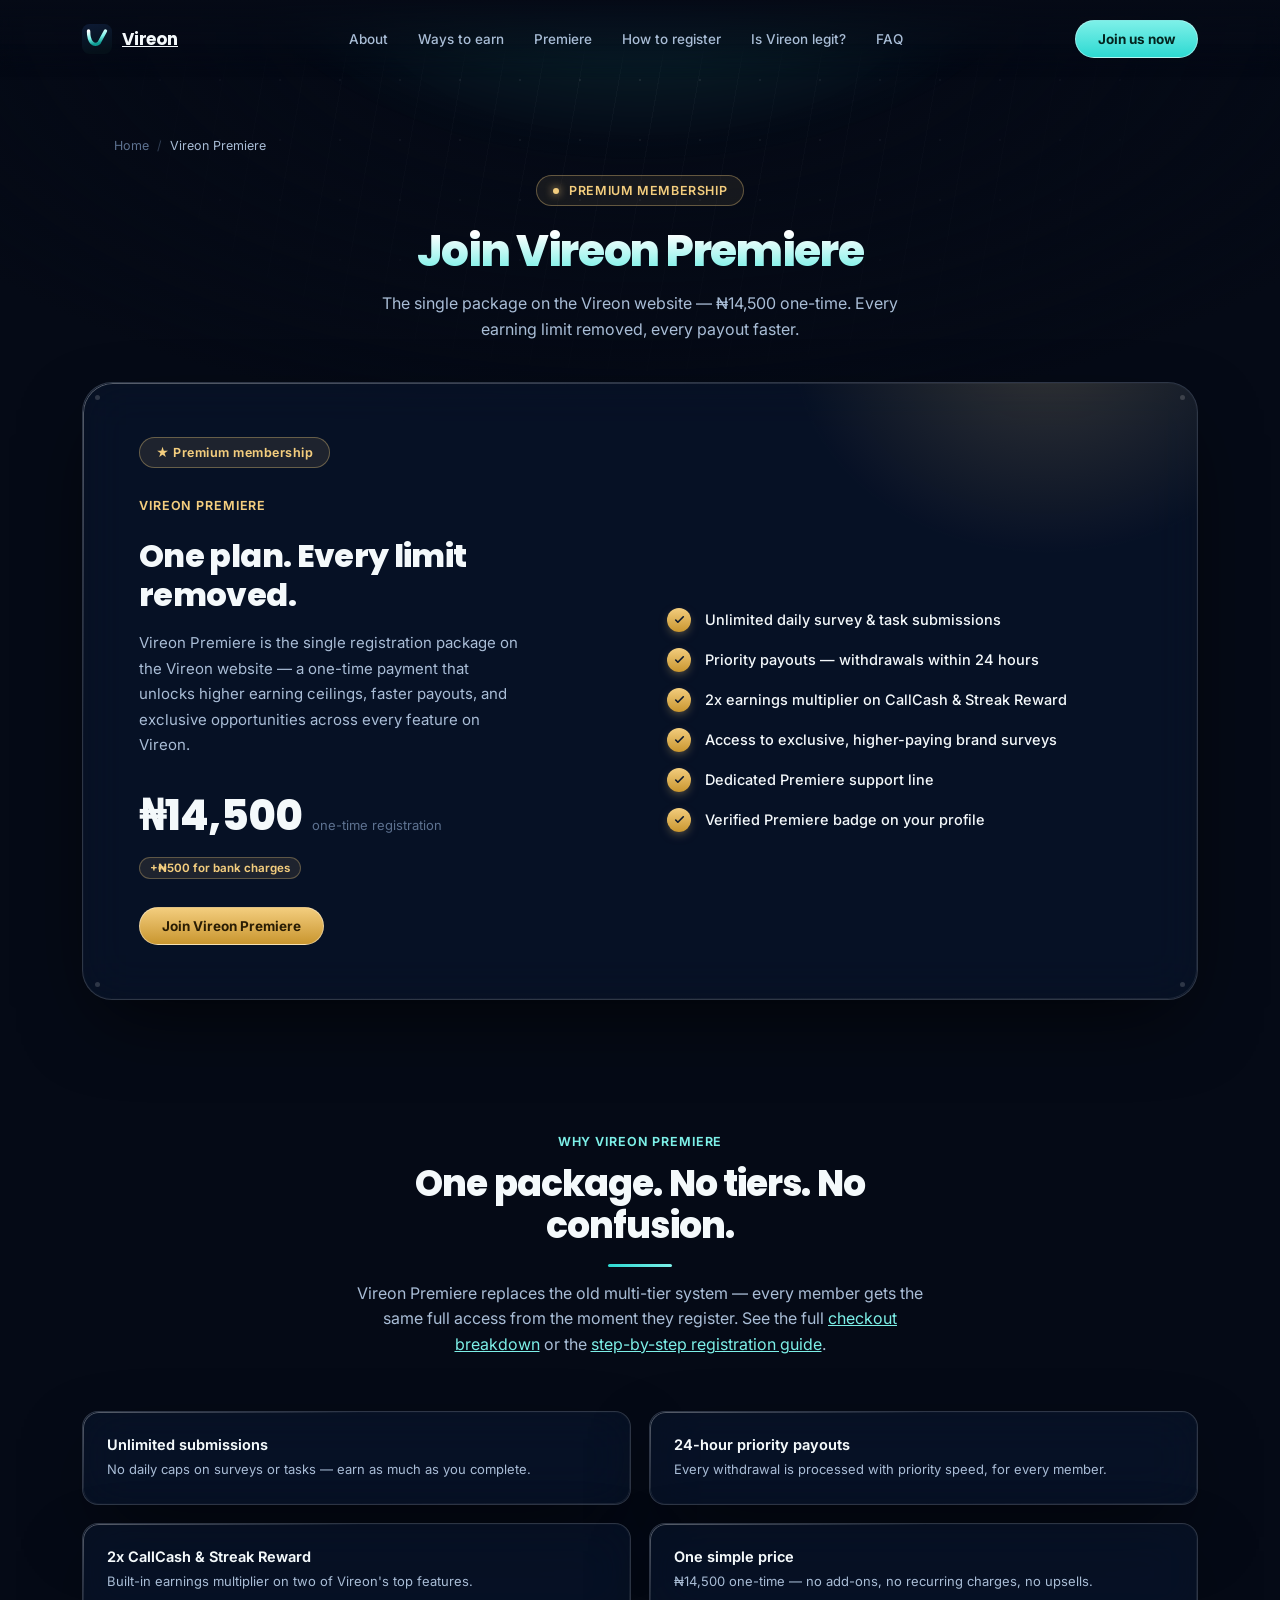
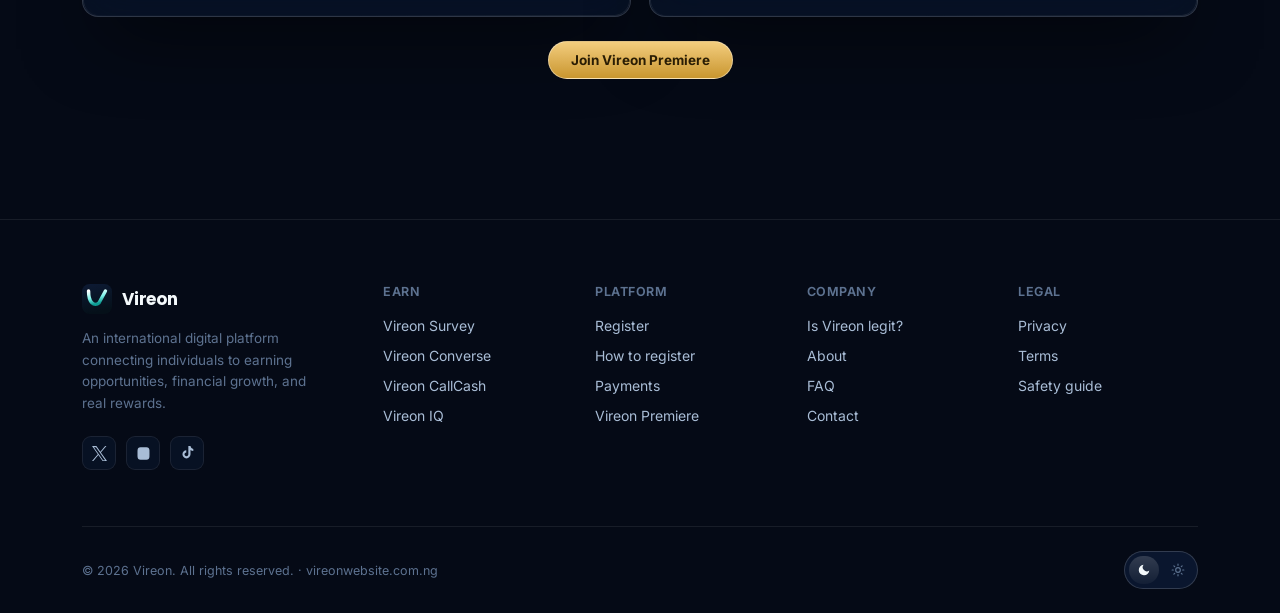
<file: upgrade-vireon.html>
<!DOCTYPE html>
<html lang="en">
<head>
<meta charset="UTF-8" />
<meta name="viewport" content="width=device-width, initial-scale=1, viewport-fit=cover" />
<meta name="format-detection" content="telephone=no" />

<meta name="robots" content="index,follow,max-snippet:-1,max-image-preview:large,max-video-preview:-1" />
<meta name="googlebot" content="index,follow,max-snippet:-1,max-image-preview:large,max-video-preview:-1" />
<link rel="canonical" href="https://vireonwebsite.com.ng/upgrade-vireon.html" />

<meta name="theme-color" content="#050a16" />

<title>Vireon Premiere — ₦14,500 One-Time | Vireon Website</title>
<meta name="title" content="Vireon Premiere — ₦14,500 One-Time | Vireon Website" />
<meta name="description" content="Vireon Premiere is the one package on the Vireon website, priced at ₦14,500 one-time. Unlock unlimited daily submissions, 24-hour priority payouts, 2x CallCash & Streak Reward earnings, and exclusive surveys." />
<meta name="keywords" content="Vireon Premiere, Vireon Premiere price, Vireon website, join Vireon, Vireon 14500, Vireon premium plan, Vireon priority payout" />
<meta name="author" content="Vireon" />

<link rel="manifest" href="/manifest.webmanifest" />
<meta name="application-name" content="Vireon" />
<meta name="apple-mobile-web-app-title" content="Vireon" />
<meta name="apple-mobile-web-app-capable" content="yes" />
<meta name="apple-mobile-web-app-status-bar-style" content="black-translucent" />
<meta name="mobile-web-app-capable" content="yes" />

<link rel="icon" href="/assets/logo.svg" type="image/svg+xml" />
<link rel="shortcut icon" href="/assets/icons/favicon.ico" />
<link rel="icon" href="/assets/icons/favicon.ico" sizes="any" />
<link rel="icon" type="image/png" sizes="32x32" href="/assets/icons/favicon-32x32.png" />
<link rel="icon" type="image/png" sizes="16x16" href="/assets/icons/favicon-16x16.png" />
<link rel="apple-touch-icon" sizes="180x180" href="/assets/icons/apple-touch-icon.png" />
<link rel="mask-icon" href="/assets/icons/safari-pinned-tab.svg" color="#2dd9d2" />
<meta name="msapplication-config" content="/browserconfig.xml" />
<meta name="msapplication-TileColor" content="#050a16" />

<meta property="og:locale" content="en_NG" />
<meta property="og:type" content="website" />
<meta property="og:site_name" content="Vireon" />
<meta property="og:url" content="https://vireonwebsite.com.ng/upgrade-vireon.html" />
<meta property="og:title" content="Vireon Premiere — ₦14,500 One-Time | Vireon Website" />
<meta property="og:description" content="Join Vireon Premiere for ₦14,500 one-time. Unlock unlimited daily submissions, 24-hour priority payouts, 2x CallCash & Streak Reward earnings, and exclusive surveys." />
<meta property="og:image" content="https://vireonwebsite.com.ng/assets/images/og-image.jpg" />
<meta property="og:image:secure_url" content="https://vireonwebsite.com.ng/assets/images/og-image.jpg" />
<meta property="og:image:width" content="1200" />
<meta property="og:image:height" content="630" />
<meta property="og:image:alt" content="Vireon — where skills meet opportunity" />

<meta name="twitter:card" content="summary_large_image" />
<meta name="twitter:url" content="https://vireonwebsite.com.ng/upgrade-vireon.html" />
<meta name="twitter:title" content="Vireon Premiere — ₦14,500 One-Time | Vireon Website" />
<meta name="twitter:description" content="Join Vireon Premiere for ₦14,500 one-time. Unlock unlimited daily submissions, 24-hour priority payouts, 2x CallCash & Streak Reward earnings, and exclusive surveys." />
<meta name="twitter:image" content="https://vireonwebsite.com.ng/assets/images/og-image.jpg" />
<meta name="twitter:image:alt" content="Vireon — where skills meet opportunity" />

<link rel="alternate" href="https://vireonwebsite.com.ng/upgrade-vireon.html" hreflang="en-NG" />
<link rel="alternate" href="https://vireonwebsite.com.ng/upgrade-vireon.html" hreflang="en" />
<link rel="alternate" href="https://vireonwebsite.com.ng/upgrade-vireon.html" hreflang="x-default" />
<meta name="geo.region" content="NG" />
<meta name="geo.placename" content="Nigeria" />

<link rel="preconnect" href="https://fonts.googleapis.com" />
<link rel="preconnect" href="https://fonts.gstatic.com" crossorigin />
<link href="https://fonts.googleapis.com/css2?family=Poppins:wght@500;600;700;800&family=Inter:wght@400;500;600;700&family=JetBrains+Mono:wght@500&display=swap" rel="stylesheet">
<link rel="stylesheet" href="/assets/css/vireon-premium.css?v=20260706e" />
<noscript><style>.reveal,.reveal-left,.reveal-right{opacity:1 !important;transform:none !important;}.img-reveal{animation:none !important;background:none !important;}.img-reveal img{opacity:1 !important;transform:none !important;filter:none !important;}</style></noscript>

<script type="application/ld+json">
{
  "@context": "https://schema.org",
  "@graph": [
    {
      "@type": "Organization",
      "@id": "https://vireonwebsite.com.ng/#organization",
      "name": "Vireon",
      "url": "https://vireonwebsite.com.ng/",
      "logo": {
        "@type": "ImageObject",
        "url": "https://vireonwebsite.com.ng/assets/images/vireon-logo-full.jpg",
        "width": 800,
        "height": 240
      },
      "image": "https://vireonwebsite.com.ng/assets/images/og-image.jpg",
      "description": "Vireon is an international digital platform connecting individuals with multiple online earning opportunities, including surveys, remote work, social monetization, and financial tools.",
      "email": "support@vireonwebsite.com.ng",
      "sameAs": []
    },
    {
      "@type": "WebSite",
      "@id": "https://vireonwebsite.com.ng/#website",
      "name": "Vireon Website",
      "alternateName": [
        "Vireon",
        "Vireon Platform",
        "Official Vireon Website"
      ],
      "url": "https://vireonwebsite.com.ng/",
      "description": "The Vireon website connects you to surveys, remote gigs, social monetization, and financial tools from one international earning platform.",
      "publisher": {
        "@id": "https://vireonwebsite.com.ng/#organization"
      },
      "inLanguage": "en",
      "potentialAction": {
        "@type": "SearchAction",
        "target": "https://vireonwebsite.com.ng/?s={search_term_string}",
        "query-input": "required name=search_term_string"
      }
    },
    {
      "@type": "SiteNavigationElement",
      "@id": "https://vireonwebsite.com.ng/#sitenav",
      "name": [
        "About",
        "Ways to earn",
        "Premiere",
        "How to register",
        "Is Vireon legit?",
        "FAQ"
      ],
      "url": [
        "https://vireonwebsite.com.ng/#about",
        "https://vireonwebsite.com.ng/#earn",
        "https://vireonwebsite.com.ng/#premiere",
        "https://vireonwebsite.com.ng/how-to-register.html",
        "https://vireonwebsite.com.ng/vireon-platform.html",
        "https://vireonwebsite.com.ng/#faq"
      ]
    },
    {
      "@type": "WebPage",
      "@id": "https://vireonwebsite.com.ng/upgrade-vireon.html#webpage",
      "name": "Vireon Premiere — ₦14,500 One-Time | Vireon Website",
      "url": "https://vireonwebsite.com.ng/upgrade-vireon.html",
      "isPartOf": {
        "@id": "https://vireonwebsite.com.ng/#website"
      },
      "about": {
        "@id": "https://vireonwebsite.com.ng/#organization"
      },
      "primaryImageOfPage": {
        "@type": "ImageObject",
        "url": "https://vireonwebsite.com.ng/assets/images/og-image.jpg"
      },
      "inLanguage": "en",
      "datePublished": "2026-06-01",
      "dateModified": "2026-07-01",
      "description": "Join Vireon Premiere for ₦14,500 one-time. Unlock unlimited daily submissions, 24-hour priority payouts, 2x CallCash & Streak Reward earnings, and exclusive surveys."
    },
    {
      "@type": "BreadcrumbList",
      "@id": "https://vireonwebsite.com.ng/upgrade-vireon.html#breadcrumbs",
      "itemListElement": [
        {
          "@type": "ListItem",
          "position": 1,
          "name": "Vireon Premiere",
          "item": "https://vireonwebsite.com.ng/upgrade-vireon.html"
        }
      ]
    },
    {
      "@type": "Offer",
      "@id": "https://vireonwebsite.com.ng/upgrade-vireon.html#offer",
      "name": "Vireon Premiere",
      "url": "https://vireonwebsite.com.ng/upgrade-vireon.html",
      "priceCurrency": "NGN",
      "price": 14500,
      "availability": "https://schema.org/InStock",
      "description": "One-time Vireon Premiere package price.",
      "seller": {
        "@id": "https://vireonwebsite.com.ng/#organization"
      }
    }
  ]
}
</script>
</head>
<body>
<svg width="0" height="0" style="position:absolute">
    <defs>
      <linearGradient id="iG" x1="0" y1="0" x2="0.3" y2="1">
        <stop offset="0%" style="stop-color:var(--text-hi)"/>
        <stop offset="100%" style="stop-color:var(--cyan-soft)"/>
      </linearGradient>
      <linearGradient id="iGSoft" x1="0" y1="0" x2="1" y2="1">
        <stop offset="0%" style="stop-color:var(--cyan-soft)"/>
        <stop offset="100%" style="stop-color:var(--cyan-deep)"/>
      </linearGradient>
    </defs>
  </svg>
<div class="bg-vignette"></div>
  <div class="bg-glow-top"></div>
  <div class="bg-dots"></div>
  <div class="bg-rain"></div>
  <div class="header-fill"></div>
<header>
    <a class="brand" href="/index.html">
      <img class="brand-mark" src="/assets/logo.svg" width="30" height="30" alt="Vireon logo" />
      Vireon
    </a>
    <nav class="nav-links">
      <a href="/index.html#about">About</a>
      <a href="/index.html#earn">Ways to earn</a>
      <a href="/index.html#premiere">Premiere</a>
      <a href="/how-to-register.html">How to register</a>
      <a href="/vireon-platform.html">Is Vireon legit?</a>
      <a href="/index.html#faq">FAQ</a>
    </nav>
    <div class="header-actions" style="display:flex;align-items:center;gap:10px;">
      <a href="/register.html" class="btn-pill primary">Join us now</a>
      <button class="menu-btn" aria-label="Open menu">
        <svg viewBox="0 0 24 24" fill="none" stroke="currentColor" stroke-width="2" stroke-linecap="round"><path d="M4 7h16M4 12h16M4 17h16"/></svg>
      </button>
    </div>
  </header>

  <div class="mobile-nav">
    <div class="mobile-nav-panel">
      <button class="mobile-nav-close" aria-label="Close menu">
        <svg width="16" height="16" viewBox="0 0 24 24" fill="none" stroke="currentColor" stroke-width="2" stroke-linecap="round"><path d="M6 6l12 12M18 6L6 18"/></svg>
      </button>
      <a href="/index.html#about">About</a>
      <a href="/index.html#earn">Ways to earn</a>
      <a href="/index.html#premiere">Premiere</a>
      <a href="/how-to-register.html">How to register</a>
      <a href="/vireon-platform.html">Is Vireon legit?</a>
      <a href="/index.html#faq">FAQ</a>
      <a href="/register.html" style="color:var(--cyan-soft);">Join us now &rarr;</a>
    </div>
  </div>
  <div class="page-hero">
    <div class="container">
      <div class="crumb-row"><a href="/index.html">Home</a><span class="sep">/</span><span class="cur">Vireon Premiere</span></div>
      <div class="eyebrow" style="margin-top:22px;border-color:rgba(243,205,126,0.35);background:rgba(243,205,126,0.08);color:var(--gold);"><span class="dot" style="background:var(--gold);box-shadow:0 0 8px var(--gold);"></span>Premium membership</div>
      <h1>Join Vireon Premiere</h1>
      <p>The single package on the Vireon website — ₦14,500 one-time. Every earning limit removed, every payout faster.</p>
    </div>
  </div>

  <main>
    <section class="section" style="padding-top:20px;">
      <div class="container">
        <div class="ultimate-card glass reveal">
          <span class="corner-dot tl"></span><span class="corner-dot tr"></span><span class="corner-dot bl"></span><span class="corner-dot br"></span>
          <div class="ultimate-badge">★ Premium membership</div>
          <div class="ultimate-grid">
            <div class="ultimate-copy">
              <span class="eyebrow-sm" style="color:var(--gold);">Vireon Premiere</span>
              <h2>One plan. Every limit removed.</h2>
              <p>Vireon Premiere is the single registration package on the Vireon website — a one-time payment that unlocks higher earning ceilings, faster payouts, and exclusive opportunities across every feature on Vireon.</p>
              <div class="ultimate-price"><span class="amt">₦14,500</span><span class="period">one-time registration</span><span class="price-note">+₦500 for bank charges</span></div>
              <a href="/register.html" class="btn-pill gold">Join Vireon Premiere</a>
            </div>
            <ul class="ultimate-list">
              <li><div class="tick"><svg width="13" height="13" viewBox="0 0 24 24" fill="none"><path d="M5 13l4 4 10-10" stroke="#0a1830" stroke-width="3" stroke-linecap="round" stroke-linejoin="round"/></svg></div>Unlimited daily survey &amp; task submissions</li>
              <li><div class="tick"><svg width="13" height="13" viewBox="0 0 24 24" fill="none"><path d="M5 13l4 4 10-10" stroke="#0a1830" stroke-width="3" stroke-linecap="round" stroke-linejoin="round"/></svg></div>Priority payouts &mdash; withdrawals within 24 hours</li>
              <li><div class="tick"><svg width="13" height="13" viewBox="0 0 24 24" fill="none"><path d="M5 13l4 4 10-10" stroke="#0a1830" stroke-width="3" stroke-linecap="round" stroke-linejoin="round"/></svg></div>2x earnings multiplier on CallCash &amp; Streak Reward</li>
              <li><div class="tick"><svg width="13" height="13" viewBox="0 0 24 24" fill="none"><path d="M5 13l4 4 10-10" stroke="#0a1830" stroke-width="3" stroke-linecap="round" stroke-linejoin="round"/></svg></div>Access to exclusive, higher-paying brand surveys</li>
              <li><div class="tick"><svg width="13" height="13" viewBox="0 0 24 24" fill="none"><path d="M5 13l4 4 10-10" stroke="#0a1830" stroke-width="3" stroke-linecap="round" stroke-linejoin="round"/></svg></div>Dedicated Premiere support line</li>
              <li><div class="tick"><svg width="13" height="13" viewBox="0 0 24 24" fill="none"><path d="M5 13l4 4 10-10" stroke="#0a1830" stroke-width="3" stroke-linecap="round" stroke-linejoin="round"/></svg></div>Verified Premiere badge on your profile</li>
            </ul>
          </div>
        </div>
      </div>
    </section>

    <section class="section">
      <div class="section-head reveal">
        <span class="eyebrow-sm">Why Vireon Premiere</span>
        <h2 class="section-title">One package. No tiers. No confusion.</h2>
        <p class="section-sub">Vireon Premiere replaces the old multi-tier system — every member gets the same full access from the moment they register. See the full <a href="/payments.html" style="color:var(--cyan-soft);">checkout breakdown</a> or the <a href="/how-to-register.html" style="color:var(--cyan-soft);">step-by-step registration guide</a>.</p>
      </div>
      <div class="container">
        <div class="trust-grid">
          <div class="trust-card glass reveal">
            <div><h4>Unlimited submissions</h4><p>No daily caps on surveys or tasks — earn as much as you complete.</p></div>
          </div>
          <div class="trust-card glass reveal">
            <div><h4>24-hour priority payouts</h4><p>Every withdrawal is processed with priority speed, for every member.</p></div>
          </div>
          <div class="trust-card glass reveal">
            <div><h4>2x CallCash &amp; Streak Reward</h4><p>Built-in earnings multiplier on two of Vireon's top features.</p></div>
          </div>
          <div class="trust-card glass reveal">
            <div><h4>One simple price</h4><p>₦14,500 one-time — no add-ons, no recurring charges, no upsells.</p></div>
          </div>
        </div>
        <div class="center mt-24">
          <a href="/register.html" class="btn-pill gold">Join Vireon Premiere</a>
        </div>
      </div>
    </section>
  </main>
<footer>
    <div class="container">
      <div class="footer-grid">
        <div class="footer-brand">
          <div class="brand"><img class="brand-mark" src="/assets/logo.svg" width="30" height="30" alt="Vireon logo" />Vireon</div>
          <p>An international digital platform connecting individuals to earning opportunities, financial growth, and real rewards.</p>
          <div class="social-row">
            <a href="#" class="social-btn" aria-label="X"><svg viewBox="0 0 16 16" fill="currentColor"><path d="M9.5 6.9 15.4 0h-1.4L8.9 6 4.7 0H0l6.2 8.9L0 16h1.4l5.4-6.3L11.3 16H16L9.5 6.9Zm-1.9 2.2-.6-.9L2 1.2h2.2l4 5.7.6.9 5.2 7.4h-2.2L7.6 9.1Z"/></svg></a>
            <a href="#" class="social-btn" aria-label="Instagram"><svg viewBox="0 0 16 16" fill="currentColor"><path d="M8 1.4c2.1 0 2.4 0 3.2.05 2.1.1 3.05 1.06 3.15 3.15.04.8.05 1.04.05 3.4s0 2.6-.05 3.4c-.1 2.08-1.05 3.05-3.15 3.15-.8.04-1.04.05-3.2.05s-2.4 0-3.2-.05c-2.1-.1-3.05-1.07-3.15-3.15C1.6 10.4 1.6 10.16 1.6 7.8s0-2.6.05-3.4C1.75 2.32 2.7 1.35 4.8 1.25c.8-.04 1.04-.05 3.2-.05Z"/><circle cx="8" cy="8" r="2.6"/></svg></a>
            <a href="#" class="social-btn" aria-label="TikTok"><svg viewBox="0 0 16 16" fill="currentColor"><path d="M11.2 0c.3 1.7 1.3 2.9 3 3.1v2.2c-1.1 0-2.1-.4-3-1.1v4.7c0 2.4-1.9 4.3-4.3 4.3S2.6 11.3 2.6 8.9c0-2.3 1.8-4.2 4.1-4.3v2.3c-1 .1-1.9.9-1.9 2 0 1.1.9 2 2 2s2.1-.9 2.1-2.1V0h2.3Z"/></svg></a>
          </div>
        </div>
        <div class="footer-col">
          <h4>Earn</h4>
          <a href="/index.html#earn">Vireon Survey</a><a href="/index.html#earn">Vireon Converse</a><a href="/index.html#earn">Vireon CallCash</a><a href="/index.html#earn">Vireon IQ</a>
        </div>
        <div class="footer-col">
          <h4>Platform</h4>
          <a href="/register.html">Register</a><a href="/how-to-register.html">How to register</a><a href="/payments.html">Payments</a><a href="/upgrade-vireon.html">Vireon Premiere</a>
        </div>
        <div class="footer-col">
          <h4>Company</h4>
          <a href="/vireon-platform.html">Is Vireon legit?</a><a href="/index.html#about">About</a><a href="/index.html#faq">FAQ</a><a href="mailto:support@vireonwebsite.com.ng">Contact</a>
        </div>
        <div class="footer-col">
          <h4>Legal</h4>
          <a href="#">Privacy</a><a href="#">Terms</a><a href="/vireon-platform.html">Safety guide</a>
        </div>
      </div>
      <div class="footer-bottom">
        <p>&copy; 2026 Vireon. All rights reserved. &middot; vireonwebsite.com.ng</p>
        <div class="toggle-pill">
          <button class="toggle-opt active" data-theme="dark" aria-label="Dark mode"><svg viewBox="0 0 24 24" fill="currentColor"><path d="M21 12.79A9 9 0 1 1 11.21 3 7 7 0 0 0 21 12.79z"/></svg></button>
          <button class="toggle-opt" data-theme="light" aria-label="Light mode"><svg viewBox="0 0 24 24" fill="none" stroke="currentColor" stroke-width="2" stroke-linecap="round"><circle cx="12" cy="12" r="4"/><path d="M12 2v2M12 20v2M4.93 4.93l1.41 1.41M17.66 17.66l1.41 1.41M2 12h2M20 12h2M4.93 19.07l1.41-1.41M17.66 6.34l1.41-1.41"/></svg></button>
        </div>
      </div>
    </div>
  </footer>

<script src="/assets/js/vireon-app.js?v=20260714a"></script>
</body>
</html>
</file>
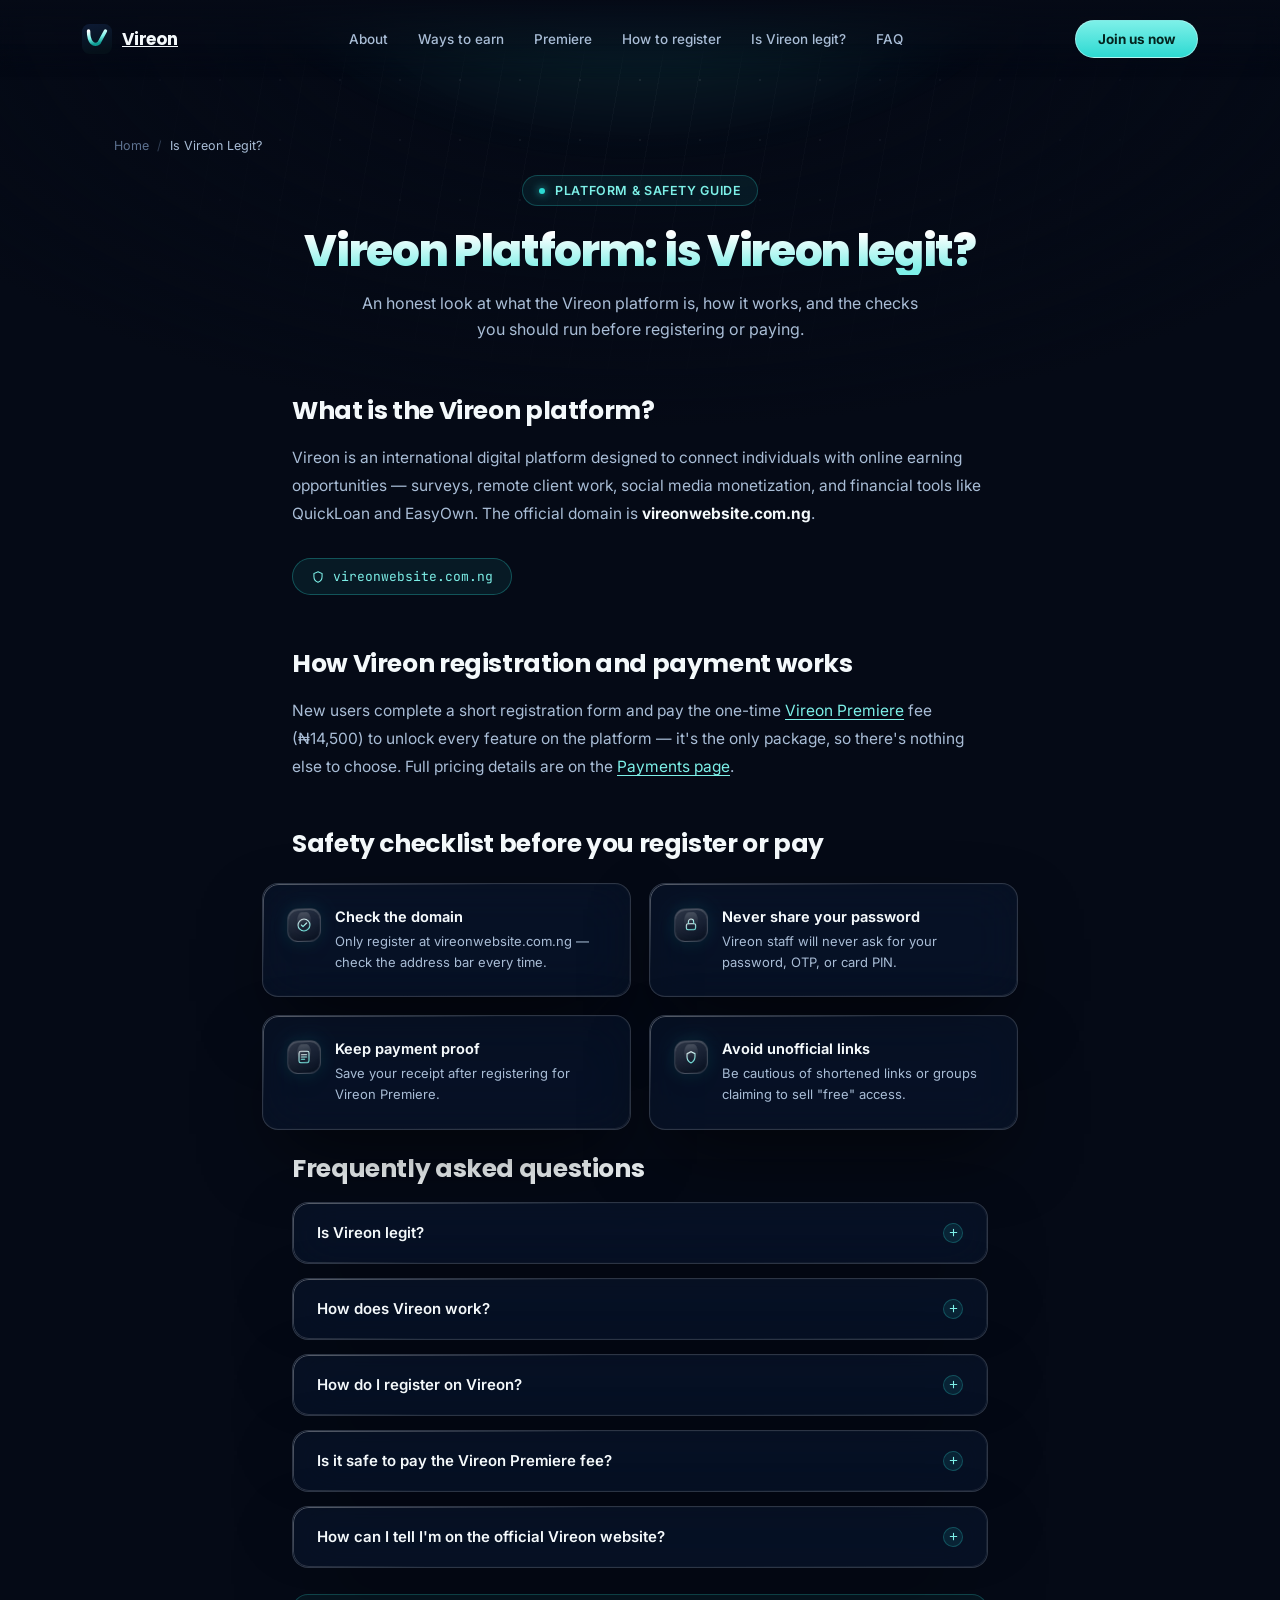
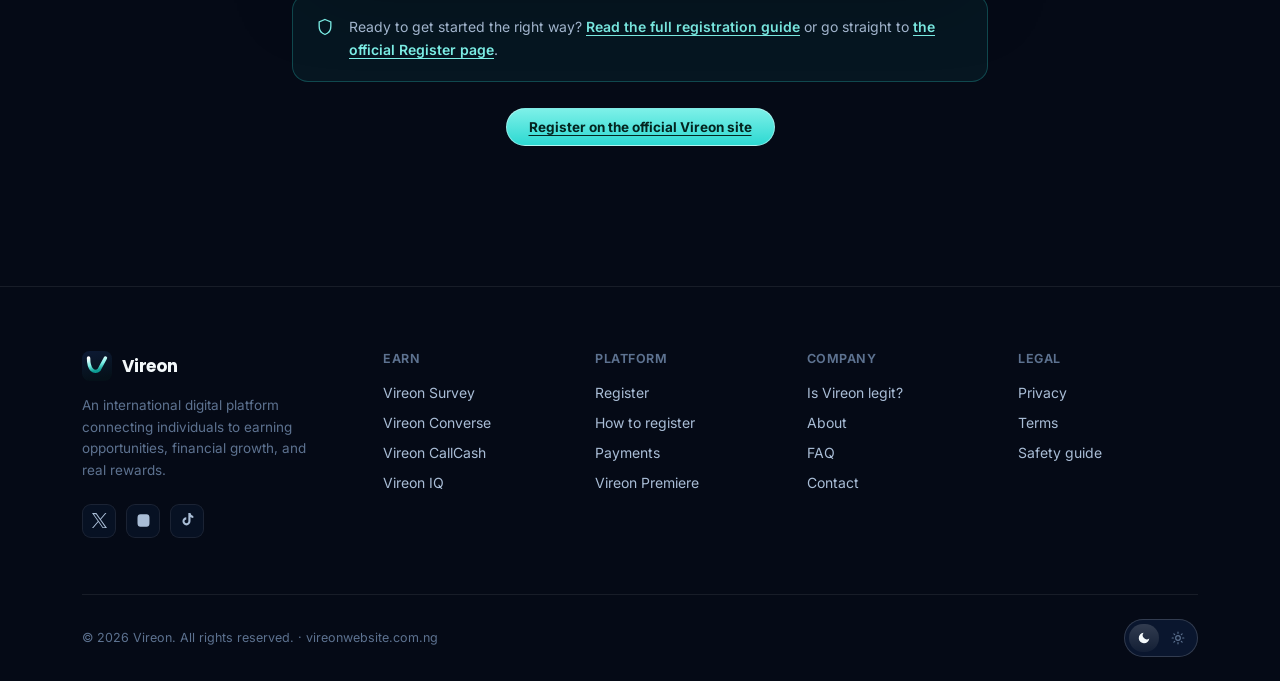
<file: vireon-platform.html>
<!DOCTYPE html>
<html lang="en">
<head>
<meta charset="UTF-8" />
<meta name="viewport" content="width=device-width, initial-scale=1, viewport-fit=cover" />
<meta name="format-detection" content="telephone=no" />

<meta name="robots" content="index,follow,max-snippet:-1,max-image-preview:large,max-video-preview:-1" />
<meta name="googlebot" content="index,follow,max-snippet:-1,max-image-preview:large,max-video-preview:-1" />
<link rel="canonical" href="https://vireonwebsite.com.ng/vireon-platform.html" />

<meta name="theme-color" content="#050a16" />

<title>Vireon Platform: Is Vireon Legit? Official Safety Guide</title>
<meta name="title" content="Vireon Platform: Is Vireon Legit? Official Safety Guide" />
<meta name="description" content="Is Vireon legit? Learn what the official Vireon platform is, how registration and payments work, and the safety checks to run before you pay or share your details." />
<meta name="keywords" content="is Vireon legit, Vireon platform, Vireon official website, Vireon safety, Vireon scam check, vireonwebsite.com.ng" />
<meta name="author" content="Vireon" />

<link rel="manifest" href="/manifest.webmanifest" />
<meta name="application-name" content="Vireon" />
<meta name="apple-mobile-web-app-title" content="Vireon" />
<meta name="apple-mobile-web-app-capable" content="yes" />
<meta name="apple-mobile-web-app-status-bar-style" content="black-translucent" />
<meta name="mobile-web-app-capable" content="yes" />

<link rel="icon" href="/assets/logo.svg" type="image/svg+xml" />
<link rel="shortcut icon" href="/assets/icons/favicon.ico" />
<link rel="icon" href="/assets/icons/favicon.ico" sizes="any" />
<link rel="icon" type="image/png" sizes="32x32" href="/assets/icons/favicon-32x32.png" />
<link rel="icon" type="image/png" sizes="16x16" href="/assets/icons/favicon-16x16.png" />
<link rel="apple-touch-icon" sizes="180x180" href="/assets/icons/apple-touch-icon.png" />
<link rel="mask-icon" href="/assets/icons/safari-pinned-tab.svg" color="#2dd9d2" />
<meta name="msapplication-config" content="/browserconfig.xml" />
<meta name="msapplication-TileColor" content="#050a16" />

<meta property="og:locale" content="en_NG" />
<meta property="og:type" content="website" />
<meta property="og:site_name" content="Vireon" />
<meta property="og:url" content="https://vireonwebsite.com.ng/vireon-platform.html" />
<meta property="og:title" content="Vireon Platform: Is Vireon Legit? Official Safety Guide" />
<meta property="og:description" content="Is Vireon legit? Learn what the official Vireon platform is, how registration and payments work, and the safety checks to run before you pay or share your details." />
<meta property="og:image" content="https://vireonwebsite.com.ng/assets/images/og-image.jpg" />
<meta property="og:image:secure_url" content="https://vireonwebsite.com.ng/assets/images/og-image.jpg" />
<meta property="og:image:width" content="1200" />
<meta property="og:image:height" content="630" />
<meta property="og:image:alt" content="Vireon — where skills meet opportunity" />

<meta name="twitter:card" content="summary_large_image" />
<meta name="twitter:url" content="https://vireonwebsite.com.ng/vireon-platform.html" />
<meta name="twitter:title" content="Vireon Platform: Is Vireon Legit? Official Safety Guide" />
<meta name="twitter:description" content="Is Vireon legit? Learn what the official Vireon platform is, how registration and payments work, and the safety checks to run before you pay or share your details." />
<meta name="twitter:image" content="https://vireonwebsite.com.ng/assets/images/og-image.jpg" />
<meta name="twitter:image:alt" content="Vireon — where skills meet opportunity" />

<link rel="alternate" href="https://vireonwebsite.com.ng/vireon-platform.html" hreflang="en-NG" />
<link rel="alternate" href="https://vireonwebsite.com.ng/vireon-platform.html" hreflang="en" />
<link rel="alternate" href="https://vireonwebsite.com.ng/vireon-platform.html" hreflang="x-default" />
<meta name="geo.region" content="NG" />
<meta name="geo.placename" content="Nigeria" />

<link rel="preconnect" href="https://fonts.googleapis.com" />
<link rel="preconnect" href="https://fonts.gstatic.com" crossorigin />
<link href="https://fonts.googleapis.com/css2?family=Poppins:wght@500;600;700;800&family=Inter:wght@400;500;600;700&family=JetBrains+Mono:wght@500&display=swap" rel="stylesheet">
<link rel="stylesheet" href="/assets/css/vireon-premium.css?v=20260706e" />
<noscript><style>.reveal,.reveal-left,.reveal-right{opacity:1 !important;transform:none !important;}.img-reveal{animation:none !important;background:none !important;}.img-reveal img{opacity:1 !important;transform:none !important;filter:none !important;}</style></noscript>

<script type="application/ld+json">
{
  "@context": "https://schema.org",
  "@graph": [
    {
      "@type": "Organization",
      "@id": "https://vireonwebsite.com.ng/#organization",
      "name": "Vireon",
      "url": "https://vireonwebsite.com.ng/",
      "logo": {
        "@type": "ImageObject",
        "url": "https://vireonwebsite.com.ng/assets/images/vireon-logo-full.jpg",
        "width": 800,
        "height": 240
      },
      "image": "https://vireonwebsite.com.ng/assets/images/og-image.jpg",
      "description": "Vireon is an international digital platform connecting individuals with multiple online earning opportunities, including surveys, remote work, social monetization, and financial tools.",
      "email": "support@vireonwebsite.com.ng",
      "sameAs": []
    },
    {
      "@type": "WebSite",
      "@id": "https://vireonwebsite.com.ng/#website",
      "name": "Vireon Website",
      "alternateName": [
        "Vireon",
        "Vireon Platform",
        "Official Vireon Website"
      ],
      "url": "https://vireonwebsite.com.ng/",
      "description": "The Vireon website connects you to surveys, remote gigs, social monetization, and financial tools from one international earning platform.",
      "publisher": {
        "@id": "https://vireonwebsite.com.ng/#organization"
      },
      "inLanguage": "en",
      "potentialAction": {
        "@type": "SearchAction",
        "target": "https://vireonwebsite.com.ng/?s={search_term_string}",
        "query-input": "required name=search_term_string"
      }
    },
    {
      "@type": "SiteNavigationElement",
      "@id": "https://vireonwebsite.com.ng/#sitenav",
      "name": [
        "About",
        "Ways to earn",
        "Premiere",
        "How to register",
        "Is Vireon legit?",
        "FAQ"
      ],
      "url": [
        "https://vireonwebsite.com.ng/#about",
        "https://vireonwebsite.com.ng/#earn",
        "https://vireonwebsite.com.ng/#premiere",
        "https://vireonwebsite.com.ng/how-to-register.html",
        "https://vireonwebsite.com.ng/vireon-platform.html",
        "https://vireonwebsite.com.ng/#faq"
      ]
    },
    {
      "@type": "WebPage",
      "@id": "https://vireonwebsite.com.ng/vireon-platform.html#webpage",
      "name": "Vireon Platform: Is Vireon Legit? Official Safety Guide",
      "url": "https://vireonwebsite.com.ng/vireon-platform.html",
      "isPartOf": {
        "@id": "https://vireonwebsite.com.ng/#website"
      },
      "about": {
        "@id": "https://vireonwebsite.com.ng/#organization"
      },
      "primaryImageOfPage": {
        "@type": "ImageObject",
        "url": "https://vireonwebsite.com.ng/assets/images/og-image.jpg"
      },
      "inLanguage": "en",
      "datePublished": "2026-06-01",
      "dateModified": "2026-07-01",
      "description": "Is Vireon legit? Learn what the official Vireon platform is, how registration and payments work, and the safety checks to run before you pay or share your details."
    },
    {
      "@type": "BreadcrumbList",
      "@id": "https://vireonwebsite.com.ng/vireon-platform.html#breadcrumbs",
      "itemListElement": [
        {
          "@type": "ListItem",
          "position": 1,
          "name": "Home",
          "item": "https://vireonwebsite.com.ng/"
        },
        {
          "@type": "ListItem",
          "position": 2,
          "name": "Is Vireon Legit?",
          "item": "https://vireonwebsite.com.ng/vireon-platform.html"
        }
      ]
    },
    {
      "@type": "Offer",
      "@id": "https://vireonwebsite.com.ng/vireon-platform.html#offer",
      "name": "Vireon Premiere",
      "url": "https://vireonwebsite.com.ng/vireon-platform.html",
      "priceCurrency": "NGN",
      "price": 14500,
      "availability": "https://schema.org/InStock",
      "description": "One-time Vireon Premiere registration, the only package on the official Vireon platform.",
      "seller": {
        "@id": "https://vireonwebsite.com.ng/#organization"
      }
    },
    {
      "@type": "Article",
      "@id": "https://vireonwebsite.com.ng/vireon-platform.html#article",
      "headline": "Vireon Platform: Is Vireon Legit? Official Safety Guide",
      "description": "Is Vireon legit? Learn what the official Vireon platform is, how registration and payments work, and the safety checks to run before you pay or share your details.",
      "image": "https://vireonwebsite.com.ng/assets/images/og-image.jpg",
      "author": {
        "@id": "https://vireonwebsite.com.ng/#organization"
      },
      "publisher": {
        "@id": "https://vireonwebsite.com.ng/#organization"
      },
      "datePublished": "2026-06-01",
      "dateModified": "2026-07-01",
      "mainEntityOfPage": {
        "@id": "https://vireonwebsite.com.ng/vireon-platform.html#webpage"
      }
    },
    {
      "@type": "FAQPage",
      "@id": "https://vireonwebsite.com.ng/vireon-platform.html#faq",
      "mainEntity": [
        {
          "@type": "Question",
          "name": "Is Vireon legit?",
          "acceptedAnswer": {
            "@type": "Answer",
            "text": "Vireon is a real, operating platform reachable only through the official domain vireonwebsite.com.ng. As with any paid platform, always verify you're on the official domain, never share your password or OTP with anyone, and keep your payment proof after registering."
          }
        },
        {
          "@type": "Question",
          "name": "How does Vireon work?",
          "acceptedAnswer": {
            "@type": "Answer",
            "text": "You register once for Vireon Premiere, a one-time ₦14,500 fee, which unlocks every earning feature on the platform — Vireon Survey, Converse, CallCash, IQ, and the financial tools — with no separate tiers or recurring charges."
          }
        },
        {
          "@type": "Question",
          "name": "How do I register on Vireon?",
          "acceptedAnswer": {
            "@type": "Answer",
            "text": "Go to the official Register page, fill in your details, and complete the one-time Vireon Premiere registration fee. The full step-by-step process is covered in the Vireon registration guide."
          }
        },
        {
          "@type": "Question",
          "name": "Is it safe to pay the Vireon Premiere fee?",
          "acceptedAnswer": {
            "@type": "Answer",
            "text": "Only pay through the official checkout linked from vireonwebsite.com.ng, keep your payment confirmation, and avoid any shortened link or third party claiming to offer free or discounted registration outside the official site."
          }
        },
        {
          "@type": "Question",
          "name": "How can I tell I'm on the official Vireon website?",
          "acceptedAnswer": {
            "@type": "Answer",
            "text": "Check that your browser's address bar reads exactly vireonwebsite.com.ng before entering any personal or payment details. Vireon does not operate through unofficial links shared in group chats or social media comments."
          }
        }
      ]
    }
  ]
}
</script>
</head>
<body>
<svg width="0" height="0" style="position:absolute">
    <defs>
      <linearGradient id="iG" x1="0" y1="0" x2="0.3" y2="1">
        <stop offset="0%" style="stop-color:var(--text-hi)"/>
        <stop offset="100%" style="stop-color:var(--cyan-soft)"/>
      </linearGradient>
      <linearGradient id="iGSoft" x1="0" y1="0" x2="1" y2="1">
        <stop offset="0%" style="stop-color:var(--cyan-soft)"/>
        <stop offset="100%" style="stop-color:var(--cyan-deep)"/>
      </linearGradient>
    </defs>
  </svg>
<div class="bg-vignette"></div>
  <div class="bg-glow-top"></div>
  <div class="bg-dots"></div>
  <div class="bg-rain"></div>
  <div class="header-fill"></div>
<header>
    <a class="brand" href="/index.html">
      <img class="brand-mark" src="/assets/logo.svg" width="30" height="30" alt="Vireon logo" />
      Vireon
    </a>
    <nav class="nav-links">
      <a href="/index.html#about">About</a>
      <a href="/index.html#earn">Ways to earn</a>
      <a href="/index.html#premiere">Premiere</a>
      <a href="/how-to-register.html">How to register</a>
      <a href="/vireon-platform.html">Is Vireon legit?</a>
      <a href="/index.html#faq">FAQ</a>
    </nav>
    <div class="header-actions" style="display:flex;align-items:center;gap:10px;">
      <a href="/register.html" class="btn-pill primary">Join us now</a>
      <button class="menu-btn" aria-label="Open menu">
        <svg viewBox="0 0 24 24" fill="none" stroke="currentColor" stroke-width="2" stroke-linecap="round"><path d="M4 7h16M4 12h16M4 17h16"/></svg>
      </button>
    </div>
  </header>

  <div class="mobile-nav">
    <div class="mobile-nav-panel">
      <button class="mobile-nav-close" aria-label="Close menu">
        <svg width="16" height="16" viewBox="0 0 24 24" fill="none" stroke="currentColor" stroke-width="2" stroke-linecap="round"><path d="M6 6l12 12M18 6L6 18"/></svg>
      </button>
      <a href="/index.html#about">About</a>
      <a href="/index.html#earn">Ways to earn</a>
      <a href="/index.html#premiere">Premiere</a>
      <a href="/how-to-register.html">How to register</a>
      <a href="/vireon-platform.html">Is Vireon legit?</a>
      <a href="/index.html#faq">FAQ</a>
      <a href="/register.html" style="color:var(--cyan-soft);">Join us now &rarr;</a>
    </div>
  </div>
  <div class="page-hero">
    <div class="container">
      <div class="crumb-row"><a href="/index.html">Home</a><span class="sep">/</span><span class="cur">Is Vireon Legit?</span></div>
      <div class="eyebrow" style="margin-top:22px;"><span class="dot"></span>Platform &amp; safety guide</div>
      <h1>Vireon Platform: is Vireon legit?</h1>
      <p>An honest look at what the Vireon platform is, how it works, and the checks you should run before registering or paying.</p>
    </div>
  </div>

  <main>
    <section class="section" style="padding-top:30px;">
      <div class="container prose">
        <h2>What is the Vireon platform?</h2>
        <p>Vireon is an international digital platform designed to connect individuals with online earning opportunities — surveys, remote client work, social media monetization, and financial tools like QuickLoan and EasyOwn. The official domain is <strong>vireonwebsite.com.ng</strong>.</p>

        <div class="domain-badge">
          <svg width="14" height="14" viewBox="0 0 24 24" fill="none"><path d="M12 3 L19 6 V11 C19 16 16 19.5 12 21 C8 19.5 5 16 5 11 V6 Z" stroke="var(--cyan-soft)" stroke-width="1.8"/></svg>
          vireonwebsite.com.ng
        </div>

        <h2>How Vireon registration and payment works</h2>
        <p>New users complete a short registration form and pay the one-time <a href="/upgrade-vireon.html">Vireon Premiere</a> fee (₦14,500) to unlock every feature on the platform — it's the only package, so there's nothing else to choose. Full pricing details are on the <a href="/payments.html">Payments page</a>.</p>

        <h2>Safety checklist before you register or pay</h2>
      </div>

      <div class="container" style="max-width:820px;margin-top:20px;">
        <div class="trust-grid">
          <div class="trust-card glass reveal">
            <div class="icon3d sm"><svg viewBox="0 0 24 24" fill="none"><circle cx="12" cy="12" r="9" stroke="url(#iG)" stroke-width="1.6"/><path d="M8 12l2.5 2.5L16 9" stroke="url(#iG)" stroke-width="1.7" stroke-linecap="round" stroke-linejoin="round"/></svg></div>
            <div><h4>Check the domain</h4><p>Only register at vireonwebsite.com.ng — check the address bar every time.</p></div>
          </div>
          <div class="trust-card glass reveal">
            <div class="icon3d sm"><svg viewBox="0 0 24 24" fill="none"><rect x="5" y="10" width="14" height="9" rx="2.5" stroke="url(#iG)" stroke-width="1.6"/><path d="M8 10V7a4 4 0 0 1 8 0v3" stroke="url(#iG)" stroke-width="1.6"/></svg></div>
            <div><h4>Never share your password</h4><p>Vireon staff will never ask for your password, OTP, or card PIN.</p></div>
          </div>
          <div class="trust-card glass reveal">
            <div class="icon3d sm"><svg viewBox="0 0 24 24" fill="none"><rect x="4.5" y="3.5" width="15" height="17" rx="2.5" stroke="url(#iG)" stroke-width="1.6"/><path d="M8 8.5h8M8 12h8M8 15.5h5" stroke="url(#iG)" stroke-width="1.6" stroke-linecap="round"/></svg></div>
            <div><h4>Keep payment proof</h4><p>Save your receipt after registering for Vireon Premiere.</p></div>
          </div>
          <div class="trust-card glass reveal">
            <div class="icon3d sm"><svg viewBox="0 0 24 24" fill="none"><path d="M12 21c-3.5-2-6-5.2-6-9V7l6-3 6 3v5c0 3.8-2.5 7-6 9Z" stroke="url(#iG)" stroke-width="1.6"/></svg></div>
            <div><h4>Avoid unofficial links</h4><p>Be cautious of shortened links or groups claiming to sell "free" access.</p></div>
          </div>
        </div>
      </div>

      <div class="container prose" style="margin-top:20px;">
        <h2>Frequently asked questions</h2>
        <div class="faq-list">
          <details class="faq-item glass reveal">
            <summary class="faq-q">Is Vireon legit?<span class="faq-chev"><svg width="11" height="11" viewBox="0 0 24 24" fill="none"><path d="M12 5v14M5 12h14" stroke="var(--cyan-soft)" stroke-width="2.4" stroke-linecap="round"/></svg></span></summary>
            <div class="faq-a">Vireon is a real, operating platform reachable only through the official domain vireonwebsite.com.ng. As with any paid platform, always verify you're on the official domain, never share your password or OTP with anyone, and keep your payment proof after registering.</div>
          </details>
          <details class="faq-item glass reveal">
            <summary class="faq-q">How does Vireon work?<span class="faq-chev"><svg width="11" height="11" viewBox="0 0 24 24" fill="none"><path d="M12 5v14M5 12h14" stroke="var(--cyan-soft)" stroke-width="2.4" stroke-linecap="round"/></svg></span></summary>
            <div class="faq-a">You register once for Vireon Premiere, a one-time ₦14,500 fee, which unlocks every earning feature on the platform — Vireon Survey, Converse, CallCash, IQ, and the financial tools — with no separate tiers or recurring charges.</div>
          </details>
          <details class="faq-item glass reveal">
            <summary class="faq-q">How do I register on Vireon?<span class="faq-chev"><svg width="11" height="11" viewBox="0 0 24 24" fill="none"><path d="M12 5v14M5 12h14" stroke="var(--cyan-soft)" stroke-width="2.4" stroke-linecap="round"/></svg></span></summary>
            <div class="faq-a">Go to the official <a href="/register.html" style="color:var(--cyan-soft);font-weight:600;">Register page</a>, fill in your details, and complete the one-time Vireon Premiere registration fee. The full step-by-step process is covered in the <a href="/how-to-register.html" style="color:var(--cyan-soft);font-weight:600;">Vireon registration guide</a>.</div>
          </details>
          <details class="faq-item glass reveal">
            <summary class="faq-q">Is it safe to pay the Vireon Premiere fee?<span class="faq-chev"><svg width="11" height="11" viewBox="0 0 24 24" fill="none"><path d="M12 5v14M5 12h14" stroke="var(--cyan-soft)" stroke-width="2.4" stroke-linecap="round"/></svg></span></summary>
            <div class="faq-a">Only pay through the official checkout linked from vireonwebsite.com.ng, keep your payment confirmation, and avoid any shortened link or third party claiming to offer free or discounted registration outside the official site.</div>
          </details>
          <details class="faq-item glass reveal">
            <summary class="faq-q">How can I tell I'm on the official Vireon website?<span class="faq-chev"><svg width="11" height="11" viewBox="0 0 24 24" fill="none"><path d="M12 5v14M5 12h14" stroke="var(--cyan-soft)" stroke-width="2.4" stroke-linecap="round"/></svg></span></summary>
            <div class="faq-a">Check that your browser's address bar reads exactly vireonwebsite.com.ng before entering any personal or payment details. Vireon does not operate through unofficial links shared in group chats or social media comments.</div>
          </details>
        </div>
      </div>

      <div class="container prose" style="margin-top:20px;">
        <div class="callout info">
          <svg width="20" height="20" viewBox="0 0 24 24" fill="none"><path d="M12 3 L19 6 V11 C19 16 16 19.5 12 21 C8 19.5 5 16 5 11 V6 Z" stroke="var(--cyan-soft)" stroke-width="1.6"/></svg>
          <p>Ready to get started the right way? <a href="/how-to-register.html" style="color:var(--cyan-soft);font-weight:600;">Read the full registration guide</a> or go straight to <a href="/register.html" style="color:var(--cyan-soft);font-weight:600;">the official Register page</a>.</p>
        </div>
        <div class="center mt-24">
          <a href="/register.html" class="btn-pill primary">Register on the official Vireon site</a>
        </div>
      </div>
    </section>
  </main>
<footer>
    <div class="container">
      <div class="footer-grid">
        <div class="footer-brand">
          <div class="brand"><img class="brand-mark" src="/assets/logo.svg" width="30" height="30" alt="Vireon logo" />Vireon</div>
          <p>An international digital platform connecting individuals to earning opportunities, financial growth, and real rewards.</p>
          <div class="social-row">
            <a href="#" class="social-btn" aria-label="X"><svg viewBox="0 0 16 16" fill="currentColor"><path d="M9.5 6.9 15.4 0h-1.4L8.9 6 4.7 0H0l6.2 8.9L0 16h1.4l5.4-6.3L11.3 16H16L9.5 6.9Zm-1.9 2.2-.6-.9L2 1.2h2.2l4 5.7.6.9 5.2 7.4h-2.2L7.6 9.1Z"/></svg></a>
            <a href="#" class="social-btn" aria-label="Instagram"><svg viewBox="0 0 16 16" fill="currentColor"><path d="M8 1.4c2.1 0 2.4 0 3.2.05 2.1.1 3.05 1.06 3.15 3.15.04.8.05 1.04.05 3.4s0 2.6-.05 3.4c-.1 2.08-1.05 3.05-3.15 3.15-.8.04-1.04.05-3.2.05s-2.4 0-3.2-.05c-2.1-.1-3.05-1.07-3.15-3.15C1.6 10.4 1.6 10.16 1.6 7.8s0-2.6.05-3.4C1.75 2.32 2.7 1.35 4.8 1.25c.8-.04 1.04-.05 3.2-.05Z"/><circle cx="8" cy="8" r="2.6"/></svg></a>
            <a href="#" class="social-btn" aria-label="TikTok"><svg viewBox="0 0 16 16" fill="currentColor"><path d="M11.2 0c.3 1.7 1.3 2.9 3 3.1v2.2c-1.1 0-2.1-.4-3-1.1v4.7c0 2.4-1.9 4.3-4.3 4.3S2.6 11.3 2.6 8.9c0-2.3 1.8-4.2 4.1-4.3v2.3c-1 .1-1.9.9-1.9 2 0 1.1.9 2 2 2s2.1-.9 2.1-2.1V0h2.3Z"/></svg></a>
          </div>
        </div>
        <div class="footer-col">
          <h4>Earn</h4>
          <a href="/index.html#earn">Vireon Survey</a><a href="/index.html#earn">Vireon Converse</a><a href="/index.html#earn">Vireon CallCash</a><a href="/index.html#earn">Vireon IQ</a>
        </div>
        <div class="footer-col">
          <h4>Platform</h4>
          <a href="/register.html">Register</a><a href="/how-to-register.html">How to register</a><a href="/payments.html">Payments</a><a href="/upgrade-vireon.html">Vireon Premiere</a>
        </div>
        <div class="footer-col">
          <h4>Company</h4>
          <a href="/vireon-platform.html">Is Vireon legit?</a><a href="/index.html#about">About</a><a href="/index.html#faq">FAQ</a><a href="mailto:support@vireonwebsite.com.ng">Contact</a>
        </div>
        <div class="footer-col">
          <h4>Legal</h4>
          <a href="#">Privacy</a><a href="#">Terms</a><a href="/vireon-platform.html">Safety guide</a>
        </div>
      </div>
      <div class="footer-bottom">
        <p>&copy; 2026 Vireon. All rights reserved. &middot; vireonwebsite.com.ng</p>
        <div class="toggle-pill">
          <button class="toggle-opt active" data-theme="dark" aria-label="Dark mode"><svg viewBox="0 0 24 24" fill="currentColor"><path d="M21 12.79A9 9 0 1 1 11.21 3 7 7 0 0 0 21 12.79z"/></svg></button>
          <button class="toggle-opt" data-theme="light" aria-label="Light mode"><svg viewBox="0 0 24 24" fill="none" stroke="currentColor" stroke-width="2" stroke-linecap="round"><circle cx="12" cy="12" r="4"/><path d="M12 2v2M12 20v2M4.93 4.93l1.41 1.41M17.66 17.66l1.41 1.41M2 12h2M20 12h2M4.93 19.07l1.41-1.41M17.66 6.34l1.41-1.41"/></svg></button>
        </div>
      </div>
    </div>
  </footer>

<script src="/assets/js/vireon-app.js?v=20260714a"></script>
</body>
</html>
</file>
<file: assets/css/vireon-premium.css>
:root{
    --bg-0:#050a16;
    --bg-1:#071228;
    --bg-2:#0a1830;
    --cyan:#2dd9d2;
    --cyan-soft:#7df0e8;
    --cyan-deep:#0c9c93;
    --blue-deep:#0d2a63;
    --blue-mid:#1c5fd6;
    --text-hi:#f4f9fb;
    --text-mid:#a9bdd6;
    --text-low:#5d7290;
    --glass-fill:rgba(10,24,48,0.50);
    --glass-fill-strong:rgba(13,29,56,0.72);
    --line:rgba(255,255,255,0.08);
    --line-strong:rgba(255,255,255,0.16);
    --radius-card:22px;
    --gold:#f3cd7e;
    --gold-deep:#c9962f;
    --shadow-deep: 0 30px 80px -22px rgba(0,0,0,0.75), 0 0 0 1px rgba(255,255,255,0.02) inset;
    --shadow-glow: 0 0 60px -18px rgba(45,217,210,0.35);
  }
  html[data-theme="light"]{
    --bg-0:#eef6fa;
    --bg-1:#e6f3f6;
    --bg-2:#dbeef2;
    --cyan:#0c9c93;
    --cyan-soft:#0c9c93;
    --cyan-deep:#067b73;
    --text-hi:#0a1830;
    --text-mid:#3e5670;
    --text-low:#7f93a8;
    --glass-fill:rgba(255,255,255,0.55);
    --glass-fill-strong:rgba(255,255,255,0.78);
    --line:rgba(10,30,50,0.08);
    --line-strong:rgba(10,30,50,0.16);
    --shadow-deep: 0 30px 80px -22px rgba(20,80,110,0.22), 0 0 0 1px rgba(255,255,255,0.6) inset;
    --shadow-glow: 0 0 60px -18px rgba(12,156,147,0.25);
    --gold:#b9842a;
    --gold-deep:#8f661f;
  }

  *{box-sizing:border-box; margin:0; padding:0;}
  html{ scroll-behavior:smooth; }
  body{
    font-family:'Inter', system-ui, sans-serif;
    background:var(--bg-0); color:var(--text-hi);
    min-height:100vh; overflow-x:hidden; position:relative;
    transition:background .5s ease, color .5s ease;
  }
  h1,h2,h3,.font-display{ font-family:'Poppins', sans-serif; }
  ::selection{ background:rgba(45,217,210,0.3); }
  img{ display:block; max-width:100%; }
  .container{ max-width:1180px; margin:0 auto; padding:0 32px; }

  /* ---------- background atmosphere ---------- */
  .bg-vignette{ position:fixed; inset:0; z-index:0; background:radial-gradient(ellipse 70% 50% at 50% 0%, transparent 30%, var(--bg-0) 95%); pointer-events:none; }
  .bg-glow-top{ position:fixed; top:-12%; left:50%; transform:translateX(-50%); width:1200px; height:800px; background:radial-gradient(ellipse 50% 45% at 50% 0%, rgba(28,95,214,0.30), rgba(45,217,210,0.10) 40%, transparent 72%); filter:blur(14px); z-index:0; pointer-events:none; transition:opacity .5s ease; }
  html[data-theme="light"] .bg-glow-top{ opacity:.45; }
  .bg-rain{ position:fixed; inset:0; z-index:0; pointer-events:none; opacity:.35;
    background-image: repeating-linear-gradient(100deg, transparent 0 38px, var(--line) 38px 39px);
    mask-image: radial-gradient(ellipse 75% 60% at 50% 10%, black 5%, transparent 70%);
    -webkit-mask-image: radial-gradient(ellipse 75% 60% at 50% 10%, black 5%, transparent 70%);
  }
  .bg-dots{ position:fixed; inset:0; z-index:0; opacity:.5; pointer-events:none;
    background-image: radial-gradient(var(--line-strong) 1px, transparent 1px);
    background-size:60px 60px; background-position:center -10px;
    mask-image: radial-gradient(ellipse 70% 45% at 50% 8%, black 0%, transparent 70%);
    -webkit-mask-image: radial-gradient(ellipse 70% 45% at 50% 8%, black 0%, transparent 70%);
  }

  /* ---------- nav ---------- */
  header{ position:sticky; top:0; z-index:50; display:flex; align-items:center; justify-content:space-between; max-width:1180px; margin:0 auto; padding:20px 32px; }
  .header-fill{ position:fixed; top:0; left:0; right:0; height:80px; z-index:40; background:linear-gradient(var(--bg-0), rgba(5,10,22,0)); backdrop-filter:blur(10px); -webkit-mask-image:linear-gradient(black 55%, transparent); pointer-events:none; }
  .brand{ display:flex; align-items:center; gap:10px; font-weight:700; font-size:17px; letter-spacing:-0.01em; color:var(--text-hi); font-family:'Poppins',sans-serif; }
  .brand-mark{ width:30px; height:30px; }

  .nav-links{ display:flex; align-items:center; gap:30px; }
  .nav-links a{ font-size:13.5px; font-weight:500; color:var(--text-mid); text-decoration:none; transition:color .2s ease; }
  .nav-links a:hover{ color:var(--text-hi); }

  .btn-pill{
    display:inline-flex; align-items:center; gap:8px; padding:10px 22px; border-radius:999px;
    font-size:13.5px; font-weight:600; cursor:pointer; text-decoration:none; border:1px solid var(--line-strong);
    background:linear-gradient(180deg, rgba(255,255,255,0.08), rgba(255,255,255,0.02));
    color:var(--text-hi); transition:all .25s ease; position:relative; overflow:hidden;
  }
  .btn-pill::before{ content:""; position:absolute; top:0; bottom:0; left:0; width:40%; background:linear-gradient(90deg, transparent, rgba(255,255,255,0.55), transparent); transform:translateX(-130%) skewX(-18deg); pointer-events:none; }
  .btn-pill:hover::before{ animation:btnShine .85s ease; }
  .btn-pill:hover{ border-color:rgba(45,217,210,0.55); box-shadow:0 0 0 1px rgba(45,217,210,0.18), 0 10px 26px -10px rgba(45,217,210,0.45); transform:translateY(-1px); }
  .btn-pill.primary{ background:linear-gradient(180deg, var(--cyan-soft), var(--cyan)); color:#04241f; border-color:rgba(255,255,255,0.4); font-weight:700; }
  .btn-pill.primary:hover{ filter:brightness(1.05); box-shadow:0 12px 30px -10px rgba(45,217,210,0.6); }

  /* ---------- hero ---------- */
  .hero{ position:relative; z-index:3; padding:64px 0 70px; overflow:hidden; }
  .hero-bg{ position:absolute; inset:0; z-index:-1; --img-op:.4; }
  .hero-bg img{ width:100%; height:100%; object-fit:cover; }
  .hero-bg::after{ content:""; position:absolute; inset:0; background:linear-gradient(180deg, var(--bg-0) 0%, rgba(5,10,22,0.55) 35%, var(--bg-0) 100%); }
  .hero-inner{ max-width:740px; margin:0 auto; text-align:center; padding:0 24px; }
  .eyebrow{ display:inline-flex; align-items:center; gap:10px; font-size:12.5px; font-weight:600; letter-spacing:.05em; text-transform:uppercase; color:var(--cyan-soft); background:rgba(45,217,210,0.08); border:1px solid rgba(45,217,210,0.25); padding:7px 16px; border-radius:999px; margin-bottom:26px; animation:heroPop .7s cubic-bezier(.16,1,.3,1) both; }
  .eyebrow .dot{ width:6px; height:6px; border-radius:50%; background:var(--cyan); box-shadow:0 0 8px var(--cyan); animation:dotPulse 2.4s ease-in-out .8s infinite; }
  .hero h1{ font-size:64px; line-height:1.05; font-weight:800; letter-spacing:-0.03em; margin-bottom:22px;
    background:linear-gradient(180deg, #ffffff 10%, var(--cyan-soft) 70%, var(--cyan) 100%);
    -webkit-background-clip:text; background-clip:text; color:transparent;
    filter:drop-shadow(0 0 44px rgba(45,217,210,0.28));
    animation:heroRise .9s cubic-bezier(.16,1,.3,1) .14s both, glowBreathe 4.5s ease-in-out 1.2s infinite;
  }
  html[data-theme="light"] .hero h1{ background:linear-gradient(180deg, #0a1830 0%, var(--cyan-deep) 90%); -webkit-background-clip:text; background-clip:text; filter:none; animation:heroRise .9s cubic-bezier(.16,1,.3,1) .14s both; }
  .hero p.sub{ font-size:17.5px; line-height:1.65; color:var(--text-mid); max-width:520px; margin:0 auto 36px; animation:heroRise .9s cubic-bezier(.16,1,.3,1) .3s both; }
  .hero-cta{ display:flex; align-items:center; justify-content:center; gap:12px; margin-bottom:64px; animation:heroPop .8s cubic-bezier(.16,1,.3,1) .46s both; }
  .hero-cta .btn-pill{ padding:13px 26px; font-size:14.5px; }

  .stat-strip{ display:flex; align-items:stretch; justify-content:center; gap:0; max-width:920px; margin:0 auto; border-radius:20px; overflow:hidden; background:var(--glass-fill); border:1px solid var(--line-strong); backdrop-filter:blur(20px); box-shadow:var(--shadow-deep); }
  .stat-cell{ flex:1; padding:24px 18px; text-align:center; border-right:1px solid var(--line); }
  .stat-cell:last-child{ border-right:none; }
  .stat-cell .num{ font-family:'Poppins',sans-serif; font-size:25px; font-weight:700; color:var(--text-hi); margin-bottom:4px; }
  .stat-cell .lbl{ font-size:12px; color:var(--text-low); letter-spacing:.02em; }

  /* ---------- animation keyframes ---------- */
  @keyframes heroRise{ from{ opacity:0; transform:translateY(32px); } to{ opacity:1; transform:translateY(0); } }
  @keyframes heroPop{ from{ opacity:0; transform:translateY(14px) scale(.92); } to{ opacity:1; transform:translateY(0) scale(1); } }
  @keyframes heroFade{ from{ opacity:0; } to{ opacity:1; } }
  @keyframes glowBreathe{ 0%,100%{ filter:drop-shadow(0 0 44px rgba(45,217,210,0.28)); } 50%{ filter:drop-shadow(0 0 70px rgba(45,217,210,0.5)); } }
  @keyframes glowBreatheGold{ 0%,100%{ filter:drop-shadow(0 0 16px rgba(243,205,126,0.35)); } 50%{ filter:drop-shadow(0 0 30px rgba(243,205,126,0.6)); } }
  @keyframes dotPulse{ 0%,100%{ box-shadow:0 0 8px var(--cyan); transform:scale(1); } 50%{ box-shadow:0 0 16px var(--cyan), 0 0 3px var(--cyan-soft); transform:scale(1.3); } }
  @keyframes vShimmer{ 0%{ background-position:0% 0; } 100%{ background-position:-220% 0; } }
  @keyframes btnShine{ from{ transform:translateX(-130%) skewX(-18deg); } to{ transform:translateX(230%) skewX(-18deg); } }

  /* ---------- reveal (scroll-triggered entrance) ---------- */
  .reveal{ opacity:0; transform:translateY(26px) scale(.97); transition:opacity .8s cubic-bezier(.16,1,.3,1), transform .8s cubic-bezier(.16,1,.3,1); }
  .reveal.visible{ opacity:1; transform:translateY(0) scale(1); }
  .reveal-left{ opacity:0; transform:translateX(-46px); transition:opacity .85s cubic-bezier(.16,1,.3,1), transform .85s cubic-bezier(.16,1,.3,1); }
  .reveal-left.visible{ opacity:1; transform:translateX(0); }
  .reveal-right{ opacity:0; transform:translateX(46px); transition:opacity .85s cubic-bezier(.16,1,.3,1), transform .85s cubic-bezier(.16,1,.3,1); }
  .reveal-right.visible{ opacity:1; transform:translateX(0); }

  /* staggered cascade for grid/list children */
  .feature-grid .reveal:nth-child(1),.tools-grid .reveal:nth-child(1),.steps-row .reveal:nth-child(1),.trust-grid .reveal:nth-child(1),.about-list .reveal:nth-child(1){ transition-delay:0s; }
  .feature-grid .reveal:nth-child(2),.tools-grid .reveal:nth-child(2),.steps-row .reveal:nth-child(2),.trust-grid .reveal:nth-child(2),.about-list .reveal:nth-child(2){ transition-delay:.09s; }
  .feature-grid .reveal:nth-child(3),.tools-grid .reveal:nth-child(3),.steps-row .reveal:nth-child(3),.trust-grid .reveal:nth-child(3),.about-list .reveal:nth-child(3){ transition-delay:.18s; }
  .feature-grid .reveal:nth-child(4),.tools-grid .reveal:nth-child(4),.steps-row .reveal:nth-child(4),.trust-grid .reveal:nth-child(4),.about-list .reveal:nth-child(4){ transition-delay:.27s; }
  .feature-grid .reveal:nth-child(5),.steps-row .reveal:nth-child(5){ transition-delay:.36s; }
  .feature-grid .reveal:nth-child(6),.steps-row .reveal:nth-child(6){ transition-delay:.45s; }

  /* animated underline accent that draws in under section titles */
  .section-title{ position:relative; }
  .section-head .section-title::after{ content:""; display:block; width:0; height:3px; margin:16px auto 0; border-radius:999px; background:linear-gradient(90deg, var(--cyan), var(--cyan-soft)); transition:width .8s cubic-bezier(.16,1,.3,1) .25s; }
  .section-head.reveal.visible .section-title::after{ width:64px; }

  /* ---------- image load-up: instant fade, no blur/scale wind-up ---------- */
  .img-reveal{ overflow:hidden; --img-op:1; }
  .img-reveal:not(.loaded){ background:linear-gradient(100deg, var(--glass-fill) 15%, var(--line-strong) 40%, var(--glass-fill) 65%); background-size:220% 100%; animation:vShimmer 1.6s ease-in-out infinite; }
  .img-reveal img{ opacity:0; transition:opacity .16s linear; }
  .img-reveal.loaded{ animation:none; background:none; }
  .img-reveal.loaded img{ opacity:var(--img-op); }
  .img-reveal.loaded:hover img{ transform:scale(1.035); transition:transform .35s cubic-bezier(.16,1,.3,1), opacity .16s linear; }

  /* price glow pulse - premium accent on price tags */
  .ultimate-price .amt, .price-glow{ animation:glowBreatheGold 4.5s ease-in-out infinite; }

  /* staggered numbered-step cascade */
  .vsteps .vstep:nth-child(1){ transition-delay:0s; }
  .vsteps .vstep:nth-child(2){ transition-delay:.1s; }
  .vsteps .vstep:nth-child(3){ transition-delay:.2s; }
  .vsteps .vstep:nth-child(4){ transition-delay:.3s; }

  @media (prefers-reduced-motion: reduce){
    .reveal, .reveal-left, .reveal-right{ opacity:1; transform:none; transition:none; }
    .section-head .section-title::after{ transition:none; width:64px; }
    .hero .eyebrow, .page-hero .eyebrow, .eyebrow .dot, .hero h1, .page-hero h1, .hero p.sub, .page-hero p, .hero-cta, .crumb-row, .ultimate-price .amt, .price-glow{ animation:none !important; }
    .img-reveal, .img-reveal img{ animation:none !important; transition:none !important; }
    .img-reveal img{ opacity:1 !important; transform:none !important; filter:none !important; }
    .btn-pill::before{ display:none !important; }
  }

  /* ---------- sections ---------- */
  .section{ position:relative; z-index:3; padding:130px 0 0; }
  .section-head{ max-width:600px; margin:0 auto 54px; text-align:center; }
  .eyebrow-sm{ display:inline-block; font-size:12.5px; font-weight:650; letter-spacing:.07em; text-transform:uppercase; color:var(--cyan-soft); margin-bottom:14px; }
  .section-title{ font-size:36px; font-weight:750; letter-spacing:-0.025em; line-height:1.18; margin-bottom:14px; }
  .section-sub{ font-size:16px; line-height:1.6; color:var(--text-mid); }

  /* ---------- glass card base ---------- */
  .glass{ background:var(--glass-fill); border:1px solid var(--line-strong); backdrop-filter:blur(24px) saturate(140%); -webkit-backdrop-filter:blur(24px) saturate(140%); box-shadow:var(--shadow-deep); position:relative; }
  .glass::before{ content:""; position:absolute; inset:0; border-radius:inherit; padding:1px; background:linear-gradient(160deg, rgba(255,255,255,0.32), rgba(255,255,255,0) 35%, rgba(255,255,255,0) 65%, rgba(255,255,255,0.07)); -webkit-mask:linear-gradient(#fff 0 0) content-box, linear-gradient(#fff 0 0); -webkit-mask-composite:xor; mask-composite:exclude; pointer-events:none; }
  .corner-dot{ position:absolute; width:5px; height:5px; border-radius:50%; background:var(--line-strong); }
  .corner-dot.tl{ top:12px; left:12px; } .corner-dot.tr{ top:12px; right:12px; }
  .corner-dot.bl{ bottom:12px; left:12px; } .corner-dot.br{ bottom:12px; right:12px; }

  /* ---------- 3D icon ---------- */
  .icon3d{ width:52px; height:52px; border-radius:16px; position:relative; flex-shrink:0; display:flex; align-items:center; justify-content:center;
    background:linear-gradient(145deg, rgba(255,255,255,0.16), rgba(255,255,255,0.02));
    border:1px solid var(--line-strong);
    box-shadow: 0 1px 0 rgba(255,255,255,0.18) inset, 0 -10px 18px -12px rgba(0,0,0,0.55) inset, 0 14px 26px -12px rgba(0,0,0,0.55), 0 0 24px -8px rgba(45,217,210,0.45);
    transform:perspective(600px) rotateX(10deg) rotateY(-10deg);
    transition:transform .45s cubic-bezier(.16,1,.3,1);
  }
  .icon3d::after{ content:""; position:absolute; top:3px; left:9px; right:9px; height:46%; background:linear-gradient(180deg, rgba(255,255,255,0.3), transparent); border-radius:50% 50% 60% 60% / 100% 100% 60% 60%; pointer-events:none; opacity:.55; }
  .icon3d svg{ position:relative; z-index:1; filter:drop-shadow(0 2px 5px rgba(0,0,0,0.45)); width:24px; height:24px; }
  .icon3d.sm{ width:34px; height:34px; border-radius:11px; } .icon3d.sm svg{ width:16px; height:16px; }

  /* ---------- about section ---------- */
  .about-grid{ display:grid; grid-template-columns:1fr 0.9fr; gap:60px; align-items:center; }
  .about-copy .eyebrow-sm{ display:block; }
  .about-copy h2{ font-size:33px; font-weight:750; letter-spacing:-0.02em; line-height:1.2; margin-bottom:16px; }
  .about-copy > p{ font-size:15.5px; line-height:1.7; color:var(--text-mid); margin-bottom:26px; }
  .about-list{ display:flex; flex-direction:column; gap:16px; }
  .about-item{ display:flex; align-items:flex-start; gap:14px; }
  .about-item h4{ font-size:14.5px; font-weight:650; color:var(--text-hi); margin-bottom:2px; }
  .about-item p{ font-size:13px; color:var(--text-low); line-height:1.5; }
  .about-photo{ border-radius:26px; padding:10px; overflow:hidden; }
  .about-photo img{ border-radius:18px; width:100%; height:520px; object-fit:cover; object-position:top center; }

  /* ---------- market / stats section ---------- */
  .market-card{ border-radius:28px; overflow:hidden; position:relative; }
  .market-grid{ display:grid; grid-template-columns:1fr 1fr; align-items:stretch; }
  .market-copy{ padding:54px 50px; display:flex; flex-direction:column; justify-content:center; }
  .market-copy h2{ font-size:30px; font-weight:750; letter-spacing:-0.02em; margin-bottom:16px; line-height:1.22; }
  .market-copy p{ font-size:15px; line-height:1.7; color:var(--text-mid); margin-bottom:24px; }
  .market-stats{ display:flex; gap:28px; }
  .market-stats div .n{ font-family:'Poppins',sans-serif; font-size:24px; font-weight:700; color:var(--cyan-soft); }
  .market-stats div .l{ font-size:12px; color:var(--text-low); margin-top:2px; }
  .market-img{ position:relative; min-height:420px; }
  .market-img img{ width:100%; height:100%; object-fit:cover; position:absolute; inset:0; }
  .market-img::after{ content:""; position:absolute; inset:0; background:linear-gradient(90deg, var(--glass-fill-strong) 0%, transparent 22%); }

  /* ---------- feature spotlight (image cards) ---------- */
  .spotlight{ display:grid; grid-template-columns:1fr 1fr; gap:54px; align-items:center; margin-bottom:96px; border-radius:28px; overflow:visible; }
  .spotlight:last-child{ margin-bottom:0; }
  .spotlight.flip{ grid-template-columns:1fr 1fr; }
  .spotlight.flip .spot-media{ order:2; }
  .spotlight.flip .spot-copy{ order:1; }
  .spot-media{ border-radius:24px; padding:9px; }
  .spot-media .ph{ border-radius:17px; overflow:hidden; position:relative; }
  .spot-media img{ width:100%; height:440px; object-fit:cover; object-position:top center; display:block; }
  .spot-copy .badge-pay{ display:inline-flex; align-items:center; gap:8px; padding:7px 14px; border-radius:999px; background:rgba(45,217,210,0.1); border:1px solid rgba(45,217,210,0.3); color:var(--cyan-soft); font-size:13px; font-weight:650; margin-bottom:18px; }
  .spot-copy h3{ font-size:28px; font-weight:750; letter-spacing:-0.02em; margin-bottom:14px; }
  .spot-copy p{ font-size:15px; line-height:1.7; color:var(--text-mid); margin-bottom:22px; }
  .spot-feature-list{ display:flex; flex-direction:column; gap:12px; margin-bottom:26px; }
  .spot-feature-list li{ list-style:none; display:flex; align-items:center; gap:10px; font-size:14px; color:var(--text-hi); }
  .spot-feature-list li svg{ flex-shrink:0; }

  .pay-table{ width:100%; border-collapse:collapse; margin-bottom:24px; border-radius:14px; overflow:hidden; border:1px solid var(--line-strong); }
  .pay-table th{ background:rgba(45,217,210,0.08); font-size:12px; text-transform:uppercase; letter-spacing:.04em; color:var(--cyan-soft); font-weight:650; padding:11px 14px; text-align:left; }
  .pay-table td{ padding:11px 14px; font-size:13.5px; color:var(--text-mid); border-top:1px solid var(--line); }
  .pay-table td.hi{ color:var(--text-hi); font-weight:600; }

  /* ---------- feature grid (icon cards) ---------- */
  .feature-grid{ display:grid; grid-template-columns:repeat(3, 1fr); gap:20px; }
  .feature-card{ padding:28px; border-radius:18px; transition:transform .35s ease, box-shadow .35s ease; }
  .feature-card:hover{ transform:translateY(-4px); box-shadow:0 24px 50px -28px rgba(45,150,217,0.4); }
  .feature-card:hover .icon3d{ transform:perspective(600px) rotateX(0deg) rotateY(0deg) scale(1.06); }
  .feature-card .top-row{ display:flex; align-items:flex-start; justify-content:space-between; }
  .feature-card h3{ font-size:16.5px; font-weight:650; margin:18px 0 8px; letter-spacing:-0.01em; }
  .feature-card p{ font-size:13.5px; line-height:1.6; color:var(--text-mid); }
  .pay-pill{ font-size:11.5px; font-weight:650; color:var(--cyan-soft); background:rgba(45,217,210,0.1); border:1px solid rgba(45,217,210,0.25); padding:5px 10px; border-radius:999px; white-space:nowrap; }

  /* ---------- vireon ultimate ---------- */
  .ultimate-card{ border-radius:30px; padding:54px 56px; position:relative; overflow:hidden; }
  .ultimate-card::after{ content:""; position:absolute; top:-40%; right:-10%; width:520px; height:420px; background:radial-gradient(ellipse, rgba(243,205,126,0.18), transparent 70%); pointer-events:none; }
  .ultimate-badge{ display:inline-flex; align-items:center; gap:6px; font-size:12.5px; font-weight:650; letter-spacing:.04em; color:var(--gold); background:rgba(243,205,126,0.1); border:1px solid rgba(243,205,126,0.35); padding:7px 16px; border-radius:999px; margin-bottom:26px; }
  .ultimate-grid{ position:relative; z-index:1; display:grid; grid-template-columns:1fr 1fr; gap:54px; align-items:center; }
  .ultimate-copy h2{ font-size:32px; font-weight:750; letter-spacing:-0.02em; line-height:1.2; margin:10px 0 16px; }
  .ultimate-copy > p{ font-size:15px; line-height:1.7; color:var(--text-mid); margin-bottom:26px; max-width:380px; }
  .ultimate-price{ display:flex; align-items:baseline; gap:10px; flex-wrap:wrap; margin-bottom:28px; }
  .ultimate-price .amt{ font-family:'Poppins',sans-serif; font-size:42px; font-weight:800; color:var(--text-hi); letter-spacing:-0.02em; }
  .ultimate-price .period{ font-size:13px; color:var(--text-low); }
  .price-note{ display:inline-block; font-size:11.5px; font-weight:650; color:var(--gold); background:rgba(243,205,126,0.1); border:1px solid rgba(243,205,126,0.3); padding:3px 10px; border-radius:999px; white-space:nowrap; }
  .ultimate-list{ display:flex; flex-direction:column; gap:16px; }
  .ultimate-list li{ list-style:none; display:flex; align-items:center; gap:14px; font-size:14.5px; color:var(--text-hi); font-weight:500; }
  .ultimate-list .tick{ flex-shrink:0; width:24px; height:24px; border-radius:50%; display:flex; align-items:center; justify-content:center; background:linear-gradient(180deg, var(--gold), var(--gold-deep)); box-shadow:0 4px 12px -4px rgba(243,205,126,0.6); }
  .btn-pill.gold{ background:linear-gradient(180deg, var(--gold), var(--gold-deep)); color:#2a1d04; border-color:rgba(255,255,255,0.4); font-weight:700; }
  .btn-pill.gold:hover{ filter:brightness(1.06); box-shadow:0 12px 30px -10px rgba(243,205,126,0.55); }

  /* ---------- financial tools ---------- */
  .tools-grid{ display:grid; grid-template-columns:1fr 1fr; gap:24px; }
  .tool-card{ padding:34px; border-radius:22px; }
  .tool-card .icon3d{ margin-bottom:20px; }
  .tool-card h3{ font-size:21px; font-weight:700; margin-bottom:8px; letter-spacing:-0.01em; }
  .tool-card .tagline{ font-size:14px; color:var(--cyan-soft); font-weight:600; margin-bottom:14px; }
  .tool-card p.desc{ font-size:14.5px; color:var(--text-mid); line-height:1.65; margin-bottom:22px; }
  .check-row{ display:flex; align-items:center; gap:10px; margin-bottom:12px; font-size:13.5px; color:var(--text-hi); }

  /* ---------- how it works ---------- */
  .steps-row{ position:relative; display:grid; grid-template-columns:repeat(4,1fr); gap:26px; }
  .steps-row::before{ content:""; position:absolute; top:26px; left:8%; right:8%; height:1px; background:repeating-linear-gradient(90deg, var(--line-strong) 0 6px, transparent 6px 12px); z-index:0; }
  .step-card{ position:relative; z-index:1; text-align:center; }
  .step-num{ font-family:'JetBrains Mono', monospace; font-size:12px; color:var(--cyan-soft); margin-bottom:18px; }
  .step-card .icon3d{ margin:0 auto; background:var(--bg-0); }
  html[data-theme="light"] .step-card .icon3d{ background:var(--glass-fill-strong); }
  .step-card h3{ font-size:16px; font-weight:650; margin:18px 0 8px; }
  .step-card p{ font-size:13.5px; line-height:1.6; color:var(--text-mid); max-width:230px; margin:0 auto; }

  /* ---------- FAQ ---------- */
  .faq-list{ max-width:760px; margin:0 auto; display:flex; flex-direction:column; gap:14px; }
  .faq-item{ border-radius:16px; overflow:hidden; }
  .faq-q{ display:flex; align-items:center; justify-content:space-between; gap:16px; padding:20px 24px; cursor:pointer; font-size:15px; font-weight:600; color:var(--text-hi); list-style:none; }
  .faq-q::-webkit-details-marker{ display:none; }
  .faq-chev{ flex-shrink:0; width:20px; height:20px; display:flex; align-items:center; justify-content:center; border-radius:50%; background:rgba(45,217,210,0.1); border:1px solid rgba(45,217,210,0.25); transition:transform .3s ease; }
  details[open] .faq-chev{ transform:rotate(45deg); }
  .faq-a{ padding:0 24px 22px; font-size:14px; line-height:1.7; color:var(--text-mid); }

  /* ---------- CTA ---------- */
  .cta-section{ padding-bottom:0; }
  .cta-card{ position:relative; max-width:920px; margin:0 auto; text-align:center; padding:80px 40px; border-radius:30px; overflow:hidden; }
  .cta-bg-img{ position:absolute; inset:0; z-index:0; --img-op:.5; }
  .cta-bg-img img{ width:100%; height:100%; object-fit:cover; }
  .cta-bg-img::after{ content:""; position:absolute; inset:0; background:linear-gradient(180deg, rgba(5,10,22,0.55), var(--glass-fill-strong) 70%); }
  .cta-card > *{ position:relative; z-index:1; }
  .cta-card h2{ font-size:36px; font-weight:750; letter-spacing:-0.025em; margin-bottom:14px; }
  .cta-card p{ font-size:16px; color:var(--text-mid); margin-bottom:32px; max-width:440px; margin-left:auto; margin-right:auto; }
  .cta-actions{ display:flex; align-items:center; justify-content:center; gap:12px; }
  .cta-actions .btn-pill{ padding:13px 26px; font-size:14.5px; }

  /* ---------- footer ---------- */
  footer{ position:relative; z-index:3; margin-top:140px; border-top:1px solid var(--line); padding:64px 0 0; }
  .footer-grid{ display:grid; grid-template-columns:1.5fr repeat(4, 1fr); gap:32px; padding-bottom:56px; }
  .footer-brand p{ font-size:13.5px; color:var(--text-low); line-height:1.6; margin:14px 0 22px; max-width:250px; }
  .social-row{ display:flex; gap:10px; }
  .social-btn{ width:34px; height:34px; border-radius:9px; display:flex; align-items:center; justify-content:center; background:var(--glass-fill); border:1px solid var(--line); color:var(--text-mid); transition:all .2s ease; }
  .social-btn:hover{ color:var(--text-hi); border-color:var(--line-strong); transform:translateY(-2px); }
  .social-btn svg{ width:15px; height:15px; }
  .footer-col h4{ font-size:12.5px; font-weight:650; letter-spacing:.04em; text-transform:uppercase; color:var(--text-low); margin-bottom:18px; }
  .footer-col a{ display:block; font-size:14px; color:var(--text-mid); text-decoration:none; margin-bottom:13px; transition:color .2s ease; }
  .footer-col a:hover{ color:var(--text-hi); }
  .footer-bottom{ display:flex; align-items:center; justify-content:space-between; padding:24px 0; border-top:1px solid var(--line); }
  .footer-bottom p{ font-size:12.5px; color:var(--text-low); }
  .toggle-pill{ display:flex; align-items:center; gap:4px; padding:4px; border-radius:999px; background:var(--glass-fill-strong); border:1px solid var(--line-strong); }
  .toggle-opt{ width:30px; height:28px; display:flex; align-items:center; justify-content:center; border-radius:999px; cursor:pointer; color:var(--text-low); transition:all .25s ease; border:none; background:transparent; }
  .toggle-opt.active{ background:linear-gradient(180deg, rgba(255,255,255,0.16), rgba(255,255,255,0.04)); color:var(--text-hi); }
  .toggle-opt svg{ width:14px; height:14px; }

  @media (max-width:980px){
    .ultimate-grid{ grid-template-columns:1fr; gap:32px; }
    .ultimate-card{ padding:40px 28px; }
    .about-grid{ grid-template-columns:1fr; gap:40px; }
    .about-photo img{ height:340px; }
    .market-grid{ grid-template-columns:1fr; }
    .market-img{ min-height:260px; order:-1; }
    .spotlight, .spotlight.flip{ grid-template-columns:1fr; gap:28px; }
    .spotlight.flip .spot-media{ order:0; } .spotlight.flip .spot-copy{ order:1; }
    .spot-media img{ height:300px; }
    .feature-grid{ grid-template-columns:repeat(2,1fr); }
    .tools-grid{ grid-template-columns:1fr; }
    .steps-row{ grid-template-columns:repeat(2,1fr); row-gap:40px; }
    .steps-row::before{ display:none; }
    .footer-grid{ grid-template-columns:repeat(2,1fr); }
    .nav-links{ display:none; }
    .stat-strip{ flex-wrap:wrap; }
    .stat-cell{ flex:1 1 50%; border-bottom:1px solid var(--line); }
  }
  @media (max-width:640px){
    .hero h1{ font-size:42px; }
    .hero p.sub{ font-size:15.5px; }
    header{ padding:18px 20px; }
    .section{ padding-top:90px; }
    .section-title{ font-size:27px; }
    .feature-grid{ grid-template-columns:1fr; }
    .footer-grid{ grid-template-columns:1fr; gap:36px; }
    .steps-row{ grid-template-columns:1fr; }
    .market-copy{ padding:36px 26px; }
  }

/* ================= shared multi-page additions ================= */

/* mobile nav drawer */
.menu-btn{ display:none; width:38px; height:38px; border-radius:10px; align-items:center; justify-content:center; background:var(--glass-fill); border:1px solid var(--line-strong); color:var(--text-hi); cursor:pointer; }
.menu-btn svg{ width:18px; height:18px; }
.mobile-nav{ position:fixed; inset:0; z-index:80; background:rgba(5,10,22,0.75); backdrop-filter:blur(6px); display:none; opacity:0; transition:opacity .25s ease; }
.mobile-nav.open{ display:block; opacity:1; }
.mobile-nav-panel{ position:absolute; top:0; right:0; bottom:0; width:78%; max-width:340px; background:var(--glass-fill-strong); border-left:1px solid var(--line-strong); backdrop-filter:blur(24px); padding:26px 26px; display:flex; flex-direction:column; gap:6px; transform:translateX(100%); transition:transform .3s cubic-bezier(.16,1,.3,1); }
.mobile-nav.open .mobile-nav-panel{ transform:translateX(0); }
.mobile-nav-panel a{ padding:14px 4px; font-size:15.5px; font-weight:600; color:var(--text-hi); text-decoration:none; border-bottom:1px solid var(--line); }
.mobile-nav-close{ align-self:flex-end; width:34px; height:34px; border-radius:9px; background:var(--glass-fill); border:1px solid var(--line-strong); color:var(--text-hi); display:flex; align-items:center; justify-content:center; cursor:pointer; margin-bottom:10px; }
@media (max-width:900px){ .menu-btn{ display:flex; } }

/* breadcrumb trail on inner pages */
.crumb-row{ position:relative; z-index:3; max-width:1180px; margin:0 auto; padding:0 32px; display:flex; align-items:center; gap:8px; font-size:12.5px; color:var(--text-low); margin-top:8px; animation:heroFade .6s ease both; }
.crumb-row a{ color:var(--text-low); text-decoration:none; }
.crumb-row a:hover{ color:var(--cyan-soft); }
.crumb-row .sep{ opacity:.5; }
.crumb-row .cur{ color:var(--text-mid); }

/* page hero (inner pages, no big image) */
.page-hero{ position:relative; z-index:3; padding:52px 0 20px; text-align:center; }
.page-hero .eyebrow{ margin-bottom:20px; }
.page-hero h1{ font-size:44px; font-weight:800; letter-spacing:-0.03em; line-height:1.12; margin-bottom:16px;
  background:linear-gradient(180deg, #ffffff 15%, var(--cyan-soft) 90%); -webkit-background-clip:text; background-clip:text; color:transparent;
  animation:heroRise .9s cubic-bezier(.16,1,.3,1) .12s both; }
html[data-theme="light"] .page-hero h1{ background:linear-gradient(180deg, #0a1830 0%, var(--cyan-deep) 90%); -webkit-background-clip:text; background-clip:text; }
.page-hero p{ font-size:16px; color:var(--text-mid); max-width:560px; margin:0 auto; line-height:1.6; animation:heroRise .9s cubic-bezier(.16,1,.3,1) .26s both; }

/* prose / article typography */
.prose{ max-width:760px; margin:0 auto; }
.prose h2{ font-size:25px; font-weight:700; letter-spacing:-0.015em; margin:44px 0 14px; }
.prose h2:first-child{ margin-top:0; }
.prose h3{ font-size:18px; font-weight:650; margin:26px 0 10px; color:var(--text-hi); }
.prose p{ font-size:15.5px; line-height:1.8; color:var(--text-mid); margin-bottom:16px; }
.prose ul, .prose ol{ margin:0 0 18px 22px; color:var(--text-mid); font-size:15.5px; line-height:1.8; }
.prose li{ margin-bottom:6px; }
.prose strong{ color:var(--text-hi); }
.prose a{ color:var(--cyan-soft); text-decoration:underline; text-underline-offset:3px; }

/* numbered vertical steps (how-to-register) */
.vsteps{ display:flex; flex-direction:column; gap:0; margin:28px 0 36px; }
.vstep{ position:relative; display:flex; gap:20px; padding-bottom:34px; }
.vstep:last-child{ padding-bottom:0; }
.vstep::before{ content:""; position:absolute; left:21px; top:46px; bottom:0; width:1px; background:repeating-linear-gradient(180deg, var(--line-strong) 0 5px, transparent 5px 10px); }
.vstep:last-child::before{ display:none; }
.vstep .vnum{ flex-shrink:0; width:44px; height:44px; border-radius:14px; display:flex; align-items:center; justify-content:center; font-family:'Poppins',sans-serif; font-weight:700; font-size:16px; color:var(--text-hi);
  background:linear-gradient(145deg, rgba(255,255,255,0.14), rgba(255,255,255,0.02)); border:1px solid var(--line-strong);
  box-shadow:0 1px 0 rgba(255,255,255,0.15) inset, 0 10px 20px -10px rgba(0,0,0,0.5), 0 0 20px -8px rgba(45,217,210,0.4); position:relative; z-index:1; }
.vstep .vbody h3{ margin:6px 0 6px; font-size:17px; }
.vstep .vbody p{ font-size:14.5px; color:var(--text-mid); line-height:1.7; }

/* callout / safety note */
.callout{ display:flex; gap:14px; padding:20px 22px; border-radius:16px; margin:26px 0; }
.callout.info{ background:rgba(45,217,210,0.06); border:1px solid rgba(45,217,210,0.25); }
.callout.warn{ background:rgba(243,205,126,0.07); border:1px solid rgba(243,205,126,0.3); }
.callout svg{ flex-shrink:0; margin-top:2px; }
.callout p{ font-size:14px; line-height:1.65; color:var(--text-mid); margin:0; }
.callout strong{ color:var(--text-hi); }

/* forms */
.form-card{ max-width:480px; margin:0 auto; padding:38px 34px; border-radius:24px; }
.form-card h2{ font-size:24px; font-weight:750; margin-bottom:6px; letter-spacing:-0.015em; }
.form-card .form-sub{ font-size:14px; color:var(--text-mid); margin-bottom:26px; line-height:1.6; }
.field{ margin-bottom:18px; }
.field label{ display:block; font-size:12.5px; font-weight:600; color:var(--text-mid); margin-bottom:7px; }
.field input, .field select{ width:100%; padding:12px 14px; border-radius:11px; background:rgba(127,140,170,0.08); border:1px solid var(--line); color:var(--text-hi); font-size:14px; font-family:inherit; outline:none; transition:border-color .2s ease, background .2s ease; appearance:none; }
.field select{ background-image:url("data:image/svg+xml,%3Csvg xmlns='http://www.w3.org/2000/svg' viewBox='0 0 24 24' fill='none' stroke='%237df0e8' stroke-width='2'%3E%3Cpath d='M6 9l6 6 6-6'/%3E%3C/svg%3E"); background-repeat:no-repeat; background-position:right 12px center; background-size:16px; padding-right:38px; }
.field select option{ background:var(--bg-1); color:var(--text-hi); }
.field input::placeholder{ color:var(--text-low); }
.field input:focus, .field select:focus{ border-color:rgba(45,217,210,0.55); background:rgba(127,140,170,0.13); }
.field-check{ display:flex; align-items:flex-start; gap:10px; font-size:12.5px; color:var(--text-low); line-height:1.5; margin-bottom:22px; }
.field-check input{ margin-top:2px; accent-color:var(--cyan); }
.form-submit{ width:100%; padding:13px 14px; border-radius:12px; }
.form-note{ text-align:center; font-size:12px; color:var(--text-low); margin-top:16px; line-height:1.6; }
.form-note a{ color:var(--cyan-soft); text-decoration:none; font-weight:600; }

/* two-column info + form layout */
.split-layout{ display:grid; grid-template-columns:1fr 1fr; gap:56px; align-items:flex-start; }
.split-layout .side-info h2{ font-size:26px; font-weight:750; margin-bottom:14px; letter-spacing:-0.02em; }
.split-layout .side-info > p{ font-size:15px; color:var(--text-mid); line-height:1.7; margin-bottom:24px; }
@media (max-width:900px){ .split-layout{ grid-template-columns:1fr; gap:36px; } }

/* comparison table (upgrade page) */
.compare-wrap{ max-width:820px; margin:0 auto; border-radius:22px; overflow:hidden; }
.compare-table{ width:100%; border-collapse:collapse; }
.compare-table th{ padding:18px 20px; text-align:left; font-family:'Poppins',sans-serif; font-size:15px; font-weight:700; border-bottom:1px solid var(--line-strong); }
.compare-table th.col-ultimate{ color:var(--gold); }
.compare-table td{ padding:15px 20px; font-size:13.5px; color:var(--text-mid); border-bottom:1px solid var(--line); }
.compare-table td.feat{ color:var(--text-hi); font-weight:500; }
.compare-table td svg{ display:block; }
.compare-table tr:last-child td{ border-bottom:none; }

/* trust / legit checklist */
.trust-grid{ display:grid; grid-template-columns:repeat(2,1fr); gap:18px; }
.trust-card{ padding:24px; border-radius:16px; display:flex; gap:14px; align-items:flex-start; }
.trust-card h4{ font-size:14.5px; font-weight:650; margin-bottom:6px; color:var(--text-hi); }
.trust-card p{ font-size:13px; color:var(--text-mid); line-height:1.6; }
@media (max-width:640px){ .trust-grid{ grid-template-columns:1fr; } .split-layout{ grid-template-columns:1fr; } }

/* domain badge */
.domain-badge{ display:inline-flex; align-items:center; gap:8px; padding:9px 18px; border-radius:999px; background:rgba(45,217,210,0.08); border:1px solid rgba(45,217,210,0.3); font-family:'JetBrains Mono',monospace; font-size:13px; color:var(--cyan-soft); margin:14px 0 6px; }

/* ---------- success overlay (form -> redirect handoff) ---------- */
.success-overlay{ position:fixed; inset:0; z-index:9999; display:flex; align-items:center; justify-content:center; padding:24px;
  background:rgba(4,9,20,0.6); backdrop-filter:blur(10px); -webkit-backdrop-filter:blur(10px);
  opacity:0; visibility:hidden; transition:opacity .35s ease, visibility 0s linear .35s; }
.success-overlay.show{ opacity:1; visibility:visible; transition:opacity .35s ease, visibility 0s linear 0s; }
.success-modal{ position:relative; width:100%; max-width:380px; text-align:center; padding:40px 32px 34px; border-radius:24px;
  background:var(--glass-fill-strong); border:1px solid var(--line-strong); backdrop-filter:blur(30px) saturate(160%); -webkit-backdrop-filter:blur(30px) saturate(160%);
  box-shadow:var(--shadow-deep); transform:translateY(18px) scale(.94); opacity:0; transition:transform .5s cubic-bezier(.34,1.56,.64,1), opacity .4s ease; }
.success-overlay.show .success-modal{ transform:translateY(0) scale(1); opacity:1; }
.success-ring{ width:76px; height:76px; margin:0 auto 22px; position:relative; }
.success-ring::before{ content:""; position:absolute; inset:-10px; border-radius:50%; background:radial-gradient(circle, rgba(45,217,210,0.35), transparent 70%); opacity:0; }
.success-overlay.show .success-ring::before{ animation:successPulse 1.4s ease-out .3s infinite; }
.success-ring svg{ width:100%; height:100%; }
.success-ring circle{ fill:none; stroke:url(#iG); stroke-width:3; stroke-linecap:round; stroke-dasharray:163; stroke-dashoffset:163; }
.success-overlay.show .success-ring circle{ animation:successCircle .7s cubic-bezier(.65,0,.45,1) .1s forwards; }
.success-ring path{ fill:none; stroke:var(--cyan-soft); stroke-width:3.5; stroke-linecap:round; stroke-linejoin:round; stroke-dasharray:34; stroke-dashoffset:34; }
.success-overlay.show .success-ring path{ animation:successCheck .35s cubic-bezier(.65,0,.45,1) .75s forwards; }
.success-modal h3{ font-family:'Poppins',sans-serif; font-size:21px; font-weight:750; letter-spacing:-0.01em; margin-bottom:10px; color:var(--text-hi); }
.success-modal p{ font-size:14px; line-height:1.6; color:var(--text-mid); margin-bottom:22px; }
.success-progress{ height:4px; border-radius:999px; background:rgba(127,140,170,0.18); overflow:hidden; }
.success-progress-bar{ height:100%; width:0%; border-radius:999px; background:linear-gradient(90deg, var(--cyan), var(--cyan-soft)); }
.success-overlay.show .success-progress-bar{ animation:successProgress 1.7s linear .2s forwards; }
@keyframes successCircle{ to{ stroke-dashoffset:0; } }
@keyframes successCheck{ to{ stroke-dashoffset:0; } }
@keyframes successProgress{ from{ width:0%; } to{ width:100%; } }
@keyframes successPulse{ 0%{ opacity:.55; transform:scale(.85); } 100%{ opacity:0; transform:scale(1.35); } }
@media (prefers-reduced-motion: reduce){
  .success-overlay, .success-modal, .success-ring::before, .success-ring circle, .success-ring path, .success-progress-bar{ animation:none !important; transition:none !important; }
  .success-overlay.show .success-modal{ transform:none; opacity:1; }
  .success-ring circle{ stroke-dashoffset:0; }
  .success-ring path{ stroke-dashoffset:0; }
}

/* small util */
.center{ text-align:center; }
.mt-24{ margin-top:24px; }
.mb-0{ margin-bottom:0 !important; }
</file>
